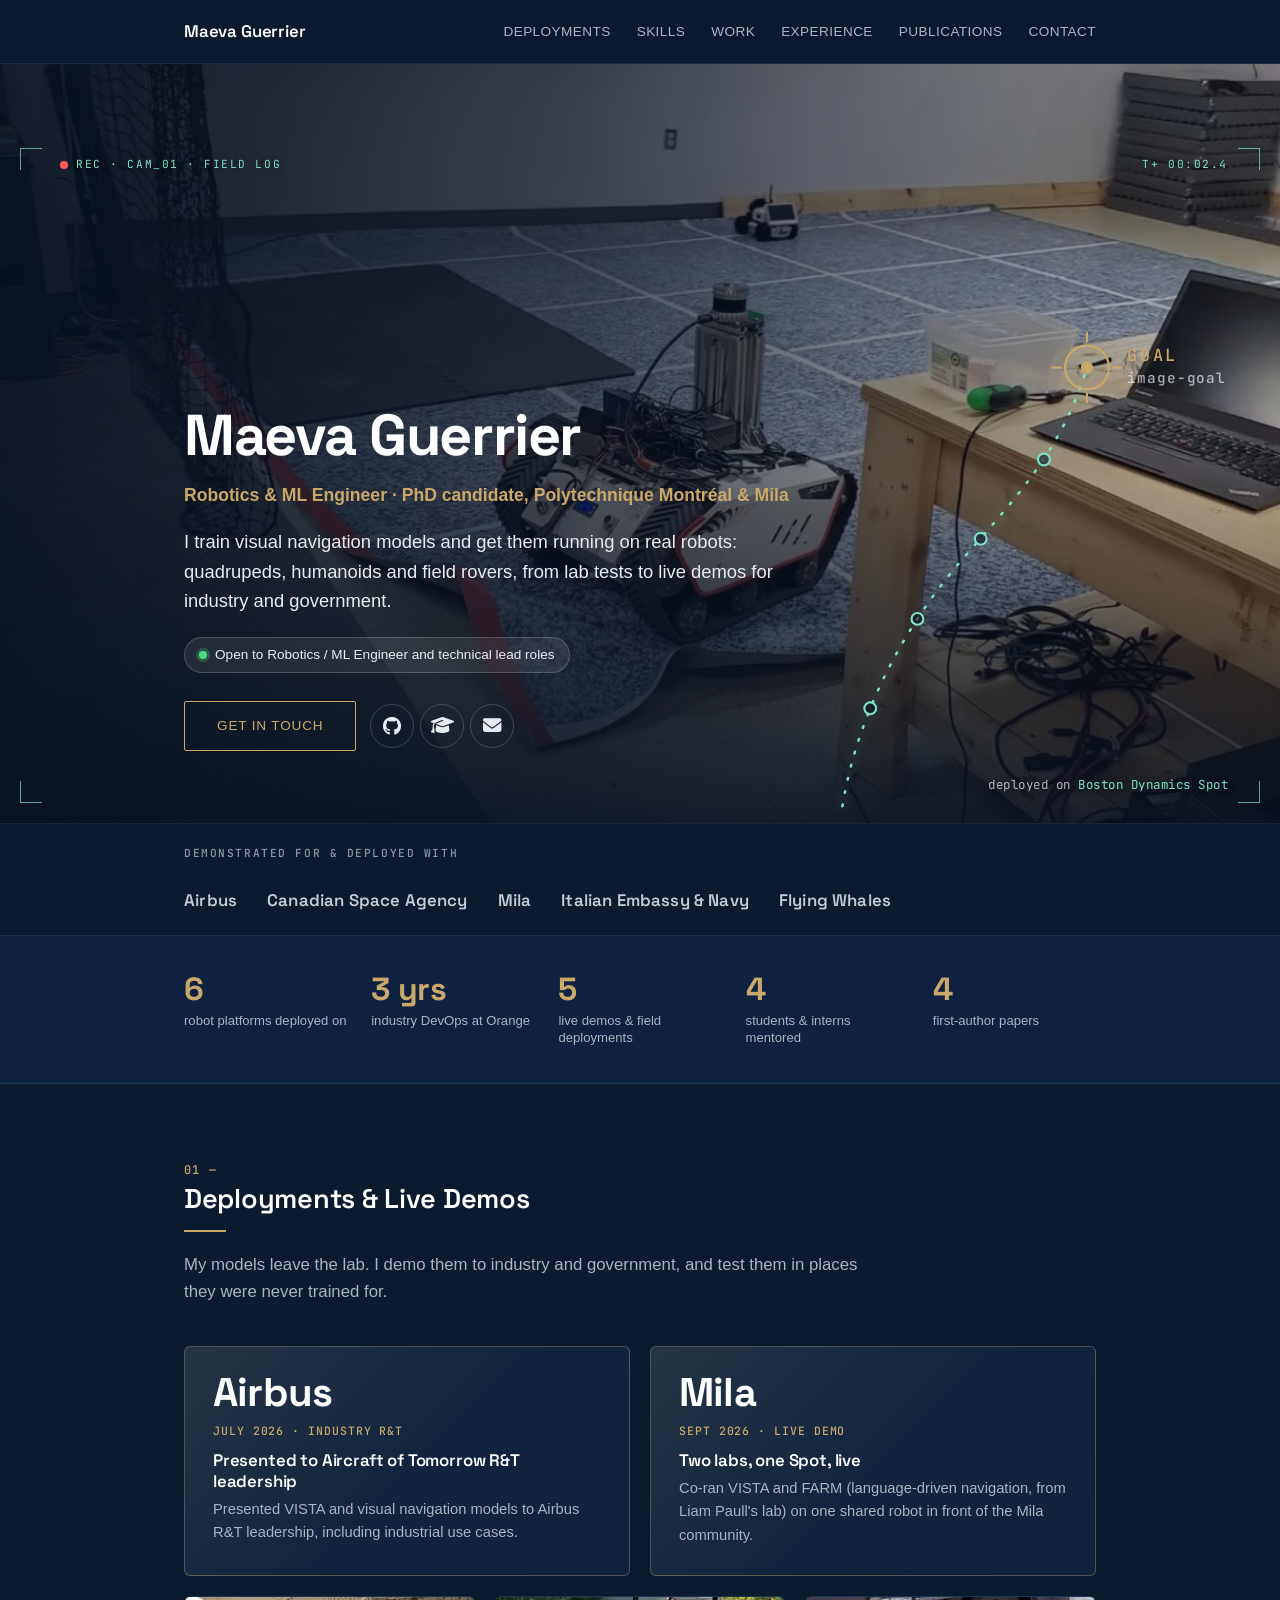
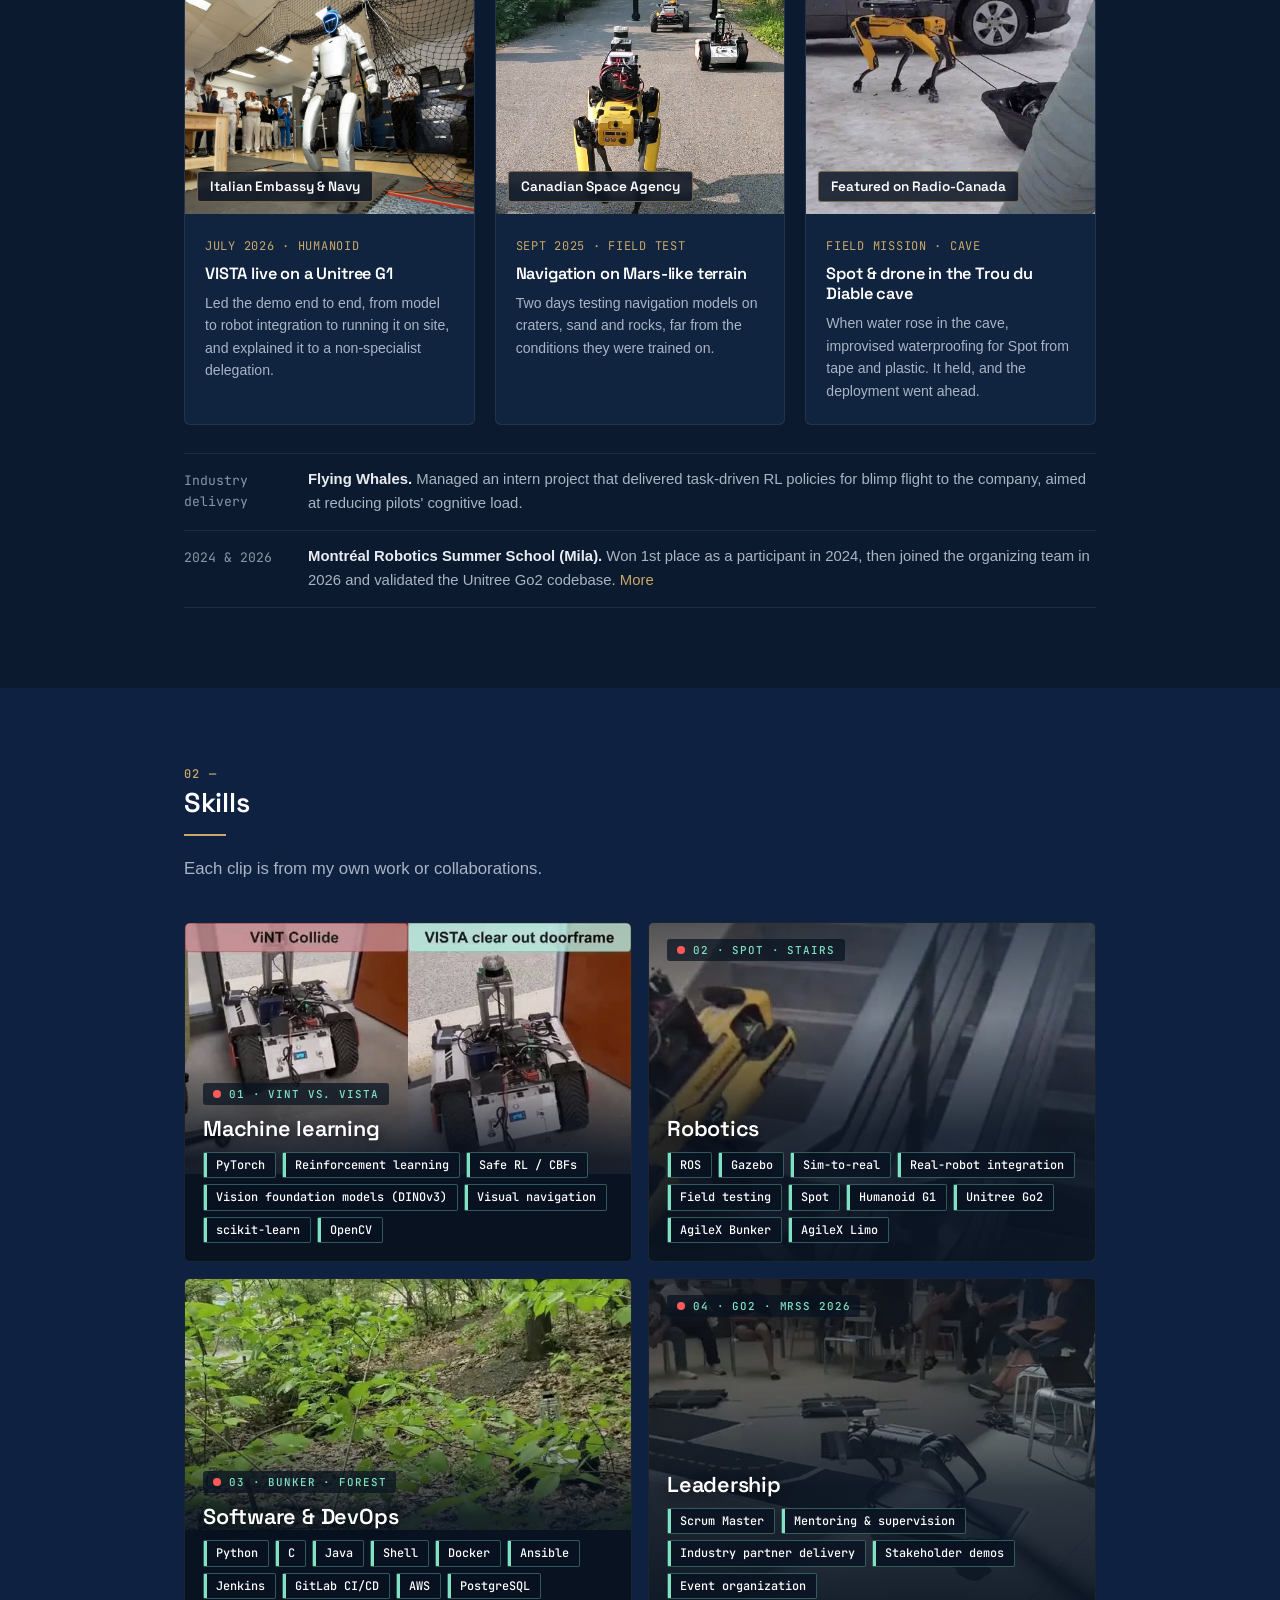
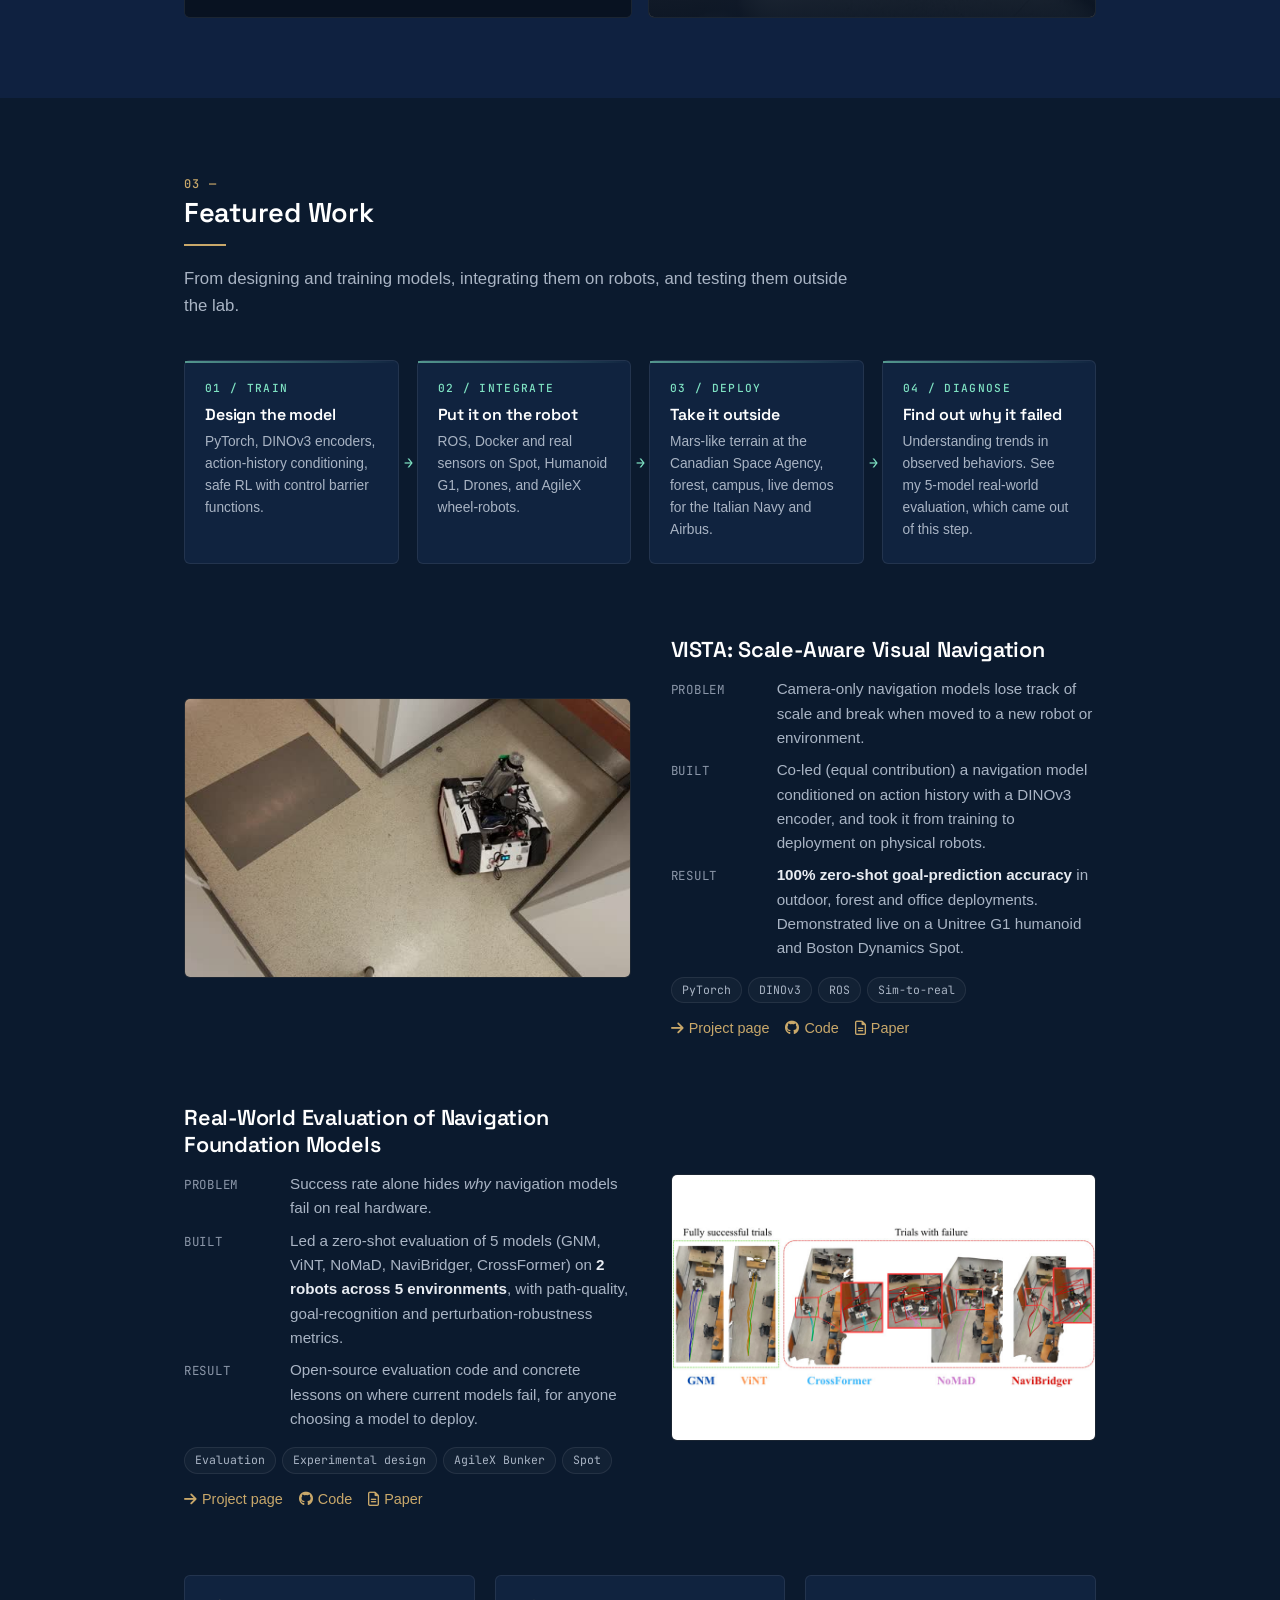
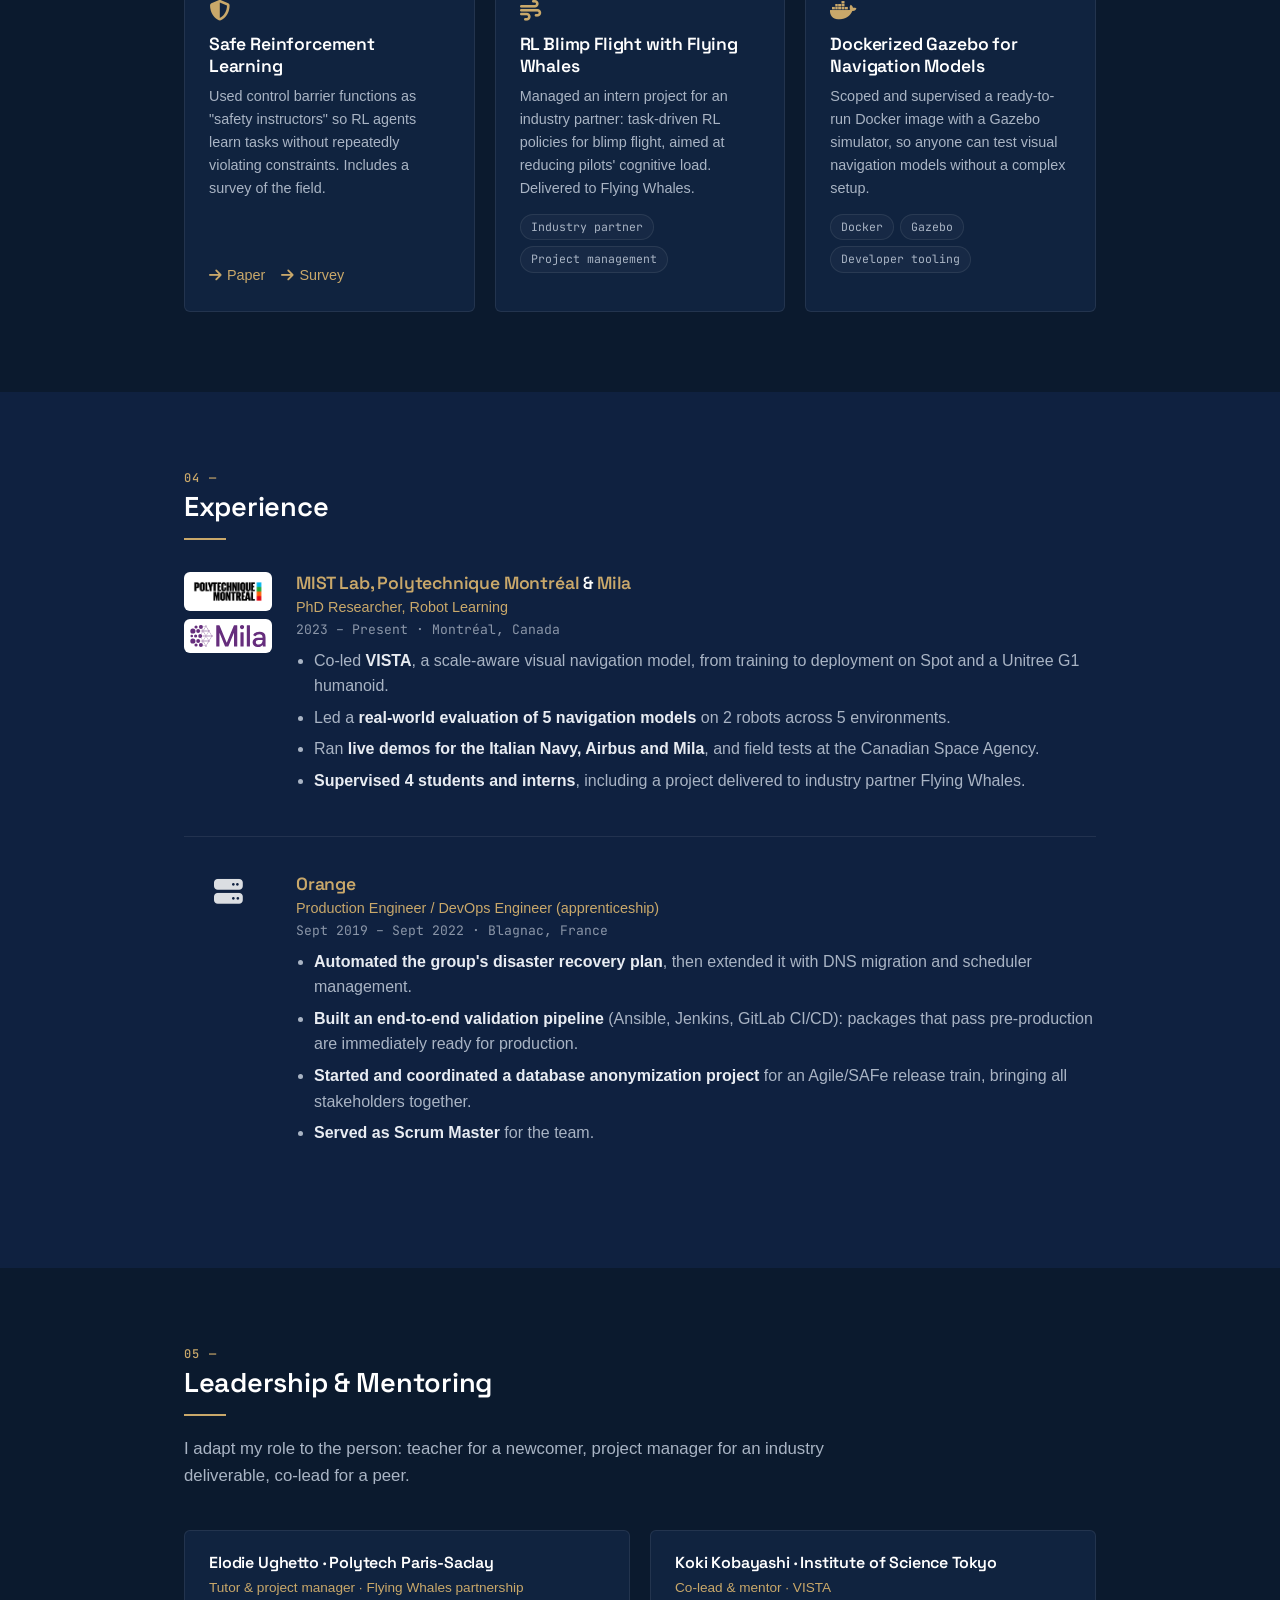
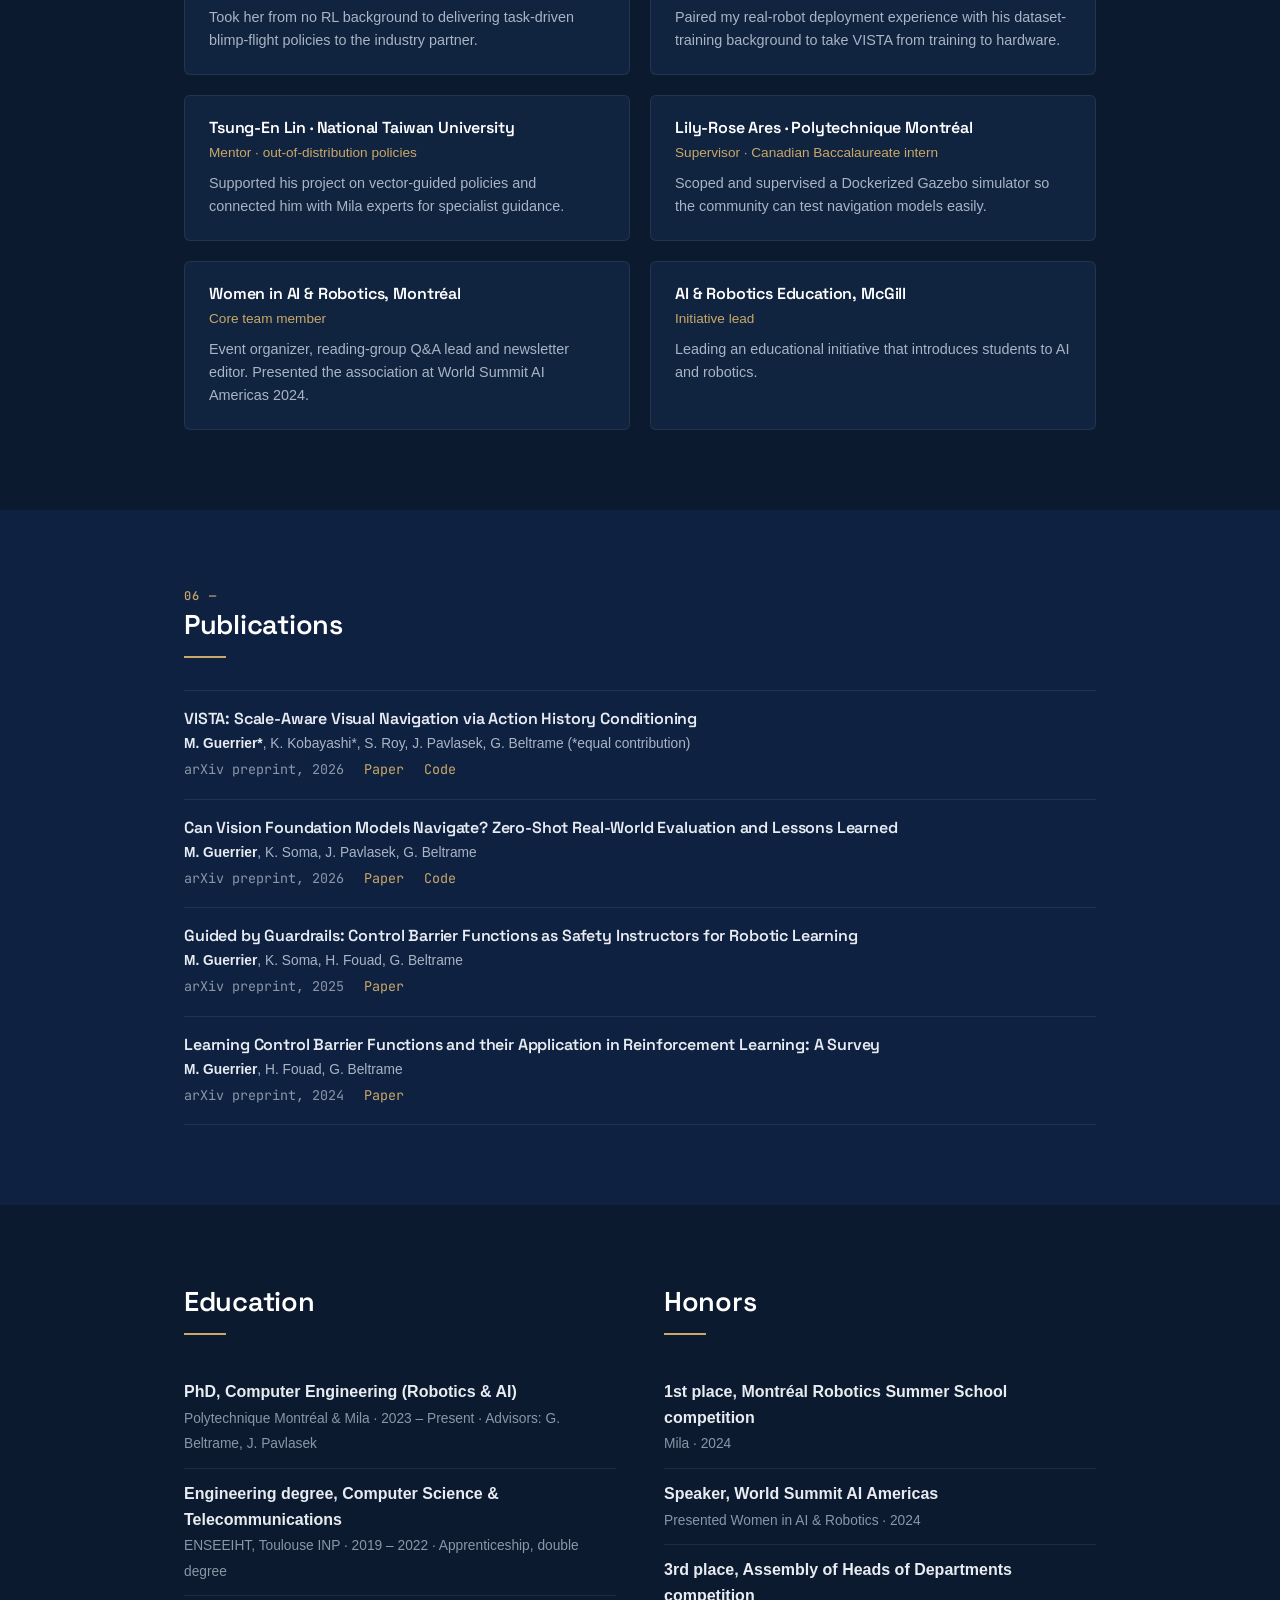
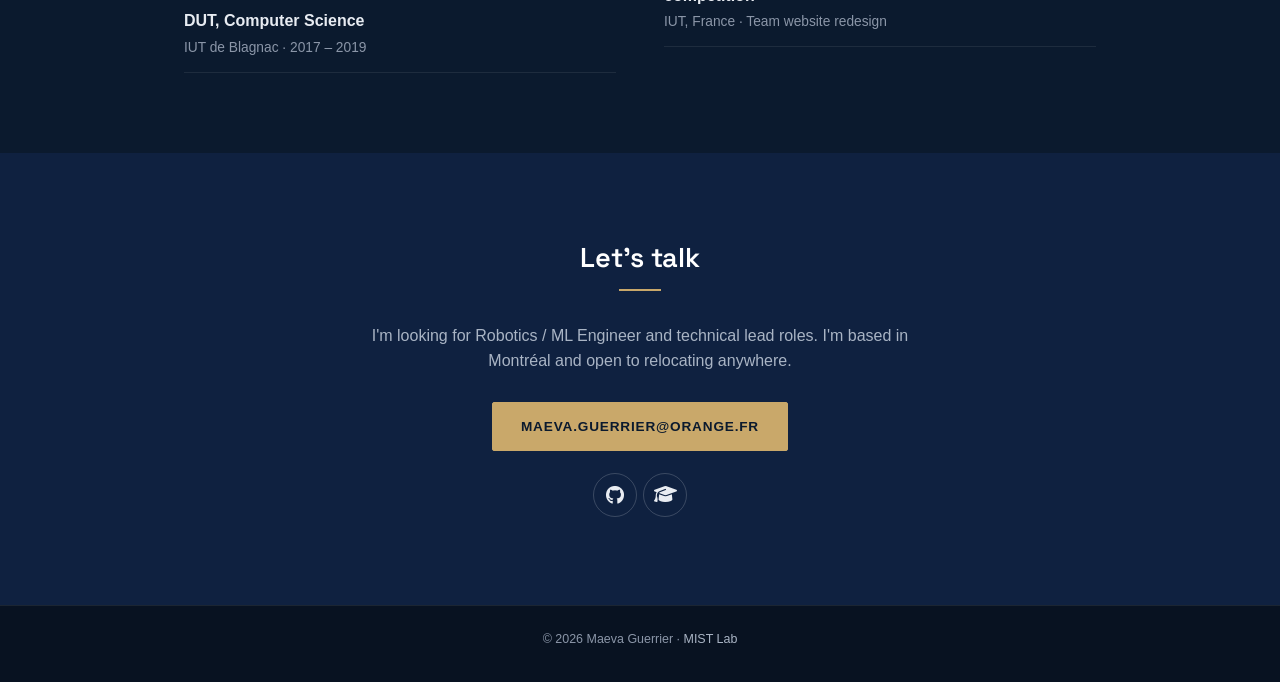
<file: index.html>
<!DOCTYPE html>
<html lang="en">
<head>
<meta charset="UTF-8">
<meta name="viewport" content="width=device-width, initial-scale=1.0">
<title>Maeva Guerrier | Robotics &amp; ML Engineer</title>
<meta name="description" content="Maeva Guerrier, Robotics & ML engineer (PhD candidate, Polytechnique Montréal & Mila). I train visual navigation models and deploy them on real robots: Spot, Unitree G1, AgileX.">

<!-- Link previews (LinkedIn, Slack, email) -->
<meta property="og:type" content="website">
<meta property="og:title" content="Maeva Guerrier | Robotics & ML Engineer">
<meta property="og:description" content="I train visual navigation models and deploy them on real robots, from field tests to live demos for industry and government.">
<meta property="og:image" content="https://maevaguerrier.github.io/static/images/web/g1-italian-embassy-2.jpg">
<meta property="og:url" content="https://maevaguerrier.github.io/">
<meta name="twitter:card" content="summary_large_image">
<link rel="icon" href="data:image/svg+xml,<svg xmlns='http://www.w3.org/2000/svg' viewBox='0 0 64 64'><rect width='64' height='64' rx='12' fill='%230b1a2e'/><text x='32' y='43' font-family='Arial' font-size='30' font-weight='700' fill='%23c9a86a' text-anchor='middle'>MG</text></svg>">

<!-- Google Analytics (ID from the previous index.html) -->
<script async src="https://www.googletagmanager.com/gtag/js?id=G-PYVRSFMDRL"></script>
<script>
  window.dataLayer = window.dataLayer || [];
  function gtag(){ dataLayer.push(arguments); }
  gtag('js', new Date());
  gtag('config', 'G-PYVRSFMDRL');
</script>

<!-- Hero poster first: it is the first thing painted, the video streams in after -->
<link rel="preload" as="image" href="static/images/web/hero-poster.jpg" fetchpriority="high">
<link rel="preconnect" href="https://fonts.googleapis.com">
<link rel="preconnect" href="https://fonts.gstatic.com" crossorigin>
<link rel="stylesheet" href="https://fonts.googleapis.com/css2?family=JetBrains+Mono:wght@400;500&family=Space+Grotesk:wght@500;600;700&display=swap">
<link rel="stylesheet" href="static/css/portfolio.css">
<link rel="stylesheet" href="static/css/home.css">
<link rel="stylesheet" href="https://cdnjs.cloudflare.com/ajax/libs/font-awesome/6.5.1/css/all.min.css">
</head>
<body>

<!-- ============ NAV ============ -->
<header class="site-nav">
  <div class="nav-inner">
    <a href="#top" class="nav-brand">Maeva Guerrier</a>
    <button class="nav-burger" aria-label="Open menu" aria-expanded="false">
      <span></span><span></span><span></span>
    </button>
    <nav class="nav-links">
      <a href="#deployments">Deployments</a>
      <a href="#skills">Skills</a>
      <a href="#work">Work</a>
      <a href="#experience">Experience</a>
      <a href="#publications">Publications</a>
      <a href="#contact">Contact</a>
    </nav>
  </div>
</header>

<!-- ============ HERO ============ -->
<section class="vhero" id="top">
  <video class="hero-video" muted loop playsinline preload="none"
         poster="static/images/web/hero-poster.jpg" aria-hidden="true"
         data-src="static/videos/web/hero.mp4"></video>

  <!-- Robot-camera HUD: the hero reads like the feed a navigation model sees -->
  <div class="hud" aria-hidden="true">
    <span class="hud-corner tl"></span><span class="hud-corner tr"></span>
    <span class="hud-corner bl"></span><span class="hud-corner br"></span>
    <div class="hud-top-left"><span class="rec"></span>REC &middot; CAM_01<span class="hud-wide"> &middot; FIELD LOG</span></div>
    <div class="hud-top-right">T+ <span class="hud-clock">00:00.0</span></div>
    <svg class="hud-path" viewBox="0 0 1600 900" preserveAspectRatio="xMidYMid slice">
      <path class="pred" d="M1040 880 C 1060 760, 1120 660, 1180 590 S 1300 460, 1330 360"/>
      <circle class="wp" cx="1073" cy="764" r="7"/>
      <circle class="wp" cx="1129" cy="658" r="7"/>
      <circle class="wp" cx="1204" cy="563" r="7"/>
      <circle class="wp" cx="1279" cy="469" r="7"/>
      <g class="goal" transform="translate(1330 360)">
        <circle r="26"/><circle r="6"/>
        <line x1="-42" y1="0" x2="-30" y2="0"/><line x1="30" y1="0" x2="42" y2="0"/>
        <line x1="0" y1="-42" x2="0" y2="-30"/><line x1="0" y1="30" x2="0" y2="42"/>
      </g>
      <text class="hud-label" x="1378" y="352">GOAL</text>
      <text class="hud-label dim" x="1378" y="378">image-goal</text>
    </svg>
    <div class="hud-bottom">deployed on <span class="hud-platform">Boston Dynamics Spot</span></div>
  </div>

  <div class="vhero-inner">
    <h1>Maeva Guerrier</h1>
    <p class="role-line">Robotics &amp; ML Engineer &middot; PhD candidate, Polytechnique Montréal &amp; Mila</p>
    <p class="pitch">
      I train visual navigation models and get them running on real robots: quadrupeds,
      humanoids and field rovers, from lab tests to live demos for industry and government.
    </p>
    <!-- TODO: add your availability date, e.g. "from September 2027" -->
    <p class="open-to"><span class="dot"></span>Open to Robotics / ML Engineer and technical lead roles</p>
    <div class="hero-actions">
      <a class="btn-resume" href="#contact">Get in touch</a>
      <div class="icon-links">
        <!-- TODO: add LinkedIn once the profile URL is known:
        <a href="https://www.linkedin.com/in/YOUR-HANDLE" target="_blank" rel="noopener" aria-label="LinkedIn"><i class="fab fa-linkedin-in"></i></a> -->
        <a href="https://github.com/MaevaGuerrier" target="_blank" rel="noopener" aria-label="GitHub"><i class="fab fa-github"></i></a>
        <a href="https://scholar.google.ca/citations?user=4-GRCBsAAAAJ" target="_blank" rel="noopener" aria-label="Google Scholar"><i class="fas fa-graduation-cap"></i></a>
        <a href="mailto:maeva.guerrier@orange.fr" aria-label="Email"><i class="fas fa-envelope"></i></a>
      </div>
    </div>
  </div>
</section>

<!-- ============ PARTNERS BAND ============ -->
<section class="partners" aria-label="Organizations I have demonstrated for or worked with">
  <div class="partners-inner">
    <span class="partners-label">Demonstrated for &amp; deployed with</span>
    <ul>
      <li><a href="#d-airbus">Airbus</a></li>
      <li><a href="#d-csa">Canadian Space Agency</a></li>
      <li><a href="#d-mila">Mila</a></li>
      <li><a href="#d-navy">Italian Embassy &amp; Navy</a></li>
      <li><a href="#d-whales">Flying Whales</a></li>
    </ul>
  </div>
</section>

<!-- ============ IMPACT STRIP ============ -->
<section class="impact" aria-label="Highlights">
  <div class="impact-grid" style="max-width: var(--max-width); margin: 0 auto;">
    <div class="impact-item"><span class="num">6</span><span class="label">robot platforms deployed on</span></div>
    <div class="impact-item"><span class="num">3 yrs</span><span class="label">industry DevOps at Orange</span></div>
    <div class="impact-item"><span class="num">5</span><span class="label">live demos &amp; field deployments</span></div>
    <div class="impact-item"><span class="num">4</span><span class="label">students &amp; interns mentored</span></div>
    <div class="impact-item"><span class="num">4</span><span class="label">first-author papers</span></div>
  </div>
</section>

<!-- ============ DEPLOYMENTS ============ -->
<section class="section" id="deployments">
  <div class="container">
    <h2>Deployments &amp; Live Demos</h2>
    <p class="lead">My models leave the lab. I demo them to industry and government, and test them in places they were never trained for.</p>

    <div class="spotlight-grid">
      <article class="spotlight" id="d-airbus">
        <span class="org-mark">Airbus</span>
        <span class="when">July 2026 &middot; Industry R&amp;T</span>
        <h3>Presented to Aircraft of Tomorrow R&amp;T leadership</h3>
        <p>Presented VISTA and visual navigation models to Airbus R&amp;T leadership, including industrial use cases.</p>
      </article>
      <article class="spotlight" id="d-mila">
        <span class="org-mark">Mila</span>
        <span class="when">Sept 2026 &middot; Live demo</span>
        <h3>Two labs, one Spot, live</h3>
        <p>Co-ran VISTA and FARM (language-driven navigation, from Liam Paull's lab) on one shared robot in front of the Mila community.</p>
      </article>
    </div>

    <div class="deploy-grid">
      <a class="deploy" id="d-navy" href="papers-pages/vista.html">
        <div class="deploy-img">
          <img src="static/images/web/g1-italian-embassy-2.jpg" loading="lazy" alt="Unitree G1 humanoid walking during the VISTA demonstration">
          <span class="org-badge">Italian Embassy &amp; Navy</span>
        </div>
        <div class="deploy-body">
          <span class="when">July 2026 &middot; Humanoid</span>
          <h3>VISTA live on a Unitree G1</h3>
          <p>Led the demo end to end, from model to robot integration to running it on site, and explained it to a non-specialist delegation.</p>
        </div>
      </a>
      <a class="deploy" id="d-csa" href="csa.html">
        <div class="deploy-img">
          <img src="static/images/web/placeholder.jpg" loading="lazy" alt="Spot robot on the Mars-like terrain of the Canadian Space Agency">
          <span class="org-badge">Canadian Space Agency</span>
        </div>
        <div class="deploy-body">
          <span class="when">Sept 2025 &middot; Field test</span>
          <h3>Navigation on Mars-like terrain</h3>
          <p>Two days testing navigation models on craters, sand and rocks, far from the conditions they were trained on.</p>
        </div>
      </a>
      <a class="deploy" href="trou-du-diable.html">
        <div class="deploy-img">
          <img src="static/images/web/cave.jpg" loading="lazy" alt="Spot robot pulling equipment on snow before the cave mission">
          <span class="org-badge">Featured on Radio-Canada</span>
        </div>
        <div class="deploy-body">
          <span class="when">Field mission &middot; Cave</span>
          <h3>Spot &amp; drone in the Trou du Diable cave</h3>
          <p>When water rose in the cave, improvised waterproofing for Spot from tape and plastic. It held, and the deployment went ahead.</p>
        </div>
      </a>
    </div>

    <ul class="also">
      <li id="d-whales"><span class="when">Industry delivery</span><span><strong>Flying Whales.</strong> Managed an intern project that delivered task-driven RL policies for blimp flight to the company, aimed at reducing pilots' cognitive load.</span></li>
      <li><span class="when">2024 &amp; 2026</span><span><strong>Montréal Robotics Summer School (Mila).</strong> Won 1st place as a participant in 2024, then joined the organizing team in 2026 and validated the Unitree Go2 codebase. <a href="mrss.html">More</a></span></li>
    </ul>
  </div>
</section>

<!-- ============ SKILLS (video wall) ============ -->
<section class="section alt" id="skills">
  <div class="container">
    <h2>Skills</h2>
    <p class="lead">Each clip is from my own work or collaborations.</p>
    <div class="skill-wall">
      <figure class="skill-tile fit">
        <video class="lazy-video" muted loop playsinline preload="none"
               poster="static/images/web/skill-ml.jpg" data-src="static/videos/web/skill-ml.mp4"
               aria-label="Side-by-side runs of the ViNT and VISTA navigation models driving the same robot"></video>
        <div class="skill-overlay">
          <p class="skill-cap"><span class="rec"></span>01 &middot; ViNT vs. VISTA</p>
          <div class="skill-body">
            <h3>Machine learning</h3>
            <ul class="chips"><li>PyTorch</li><li>Reinforcement learning</li><li>Safe RL / CBFs</li><li>Vision foundation models (DINOv3)</li><li>Visual navigation</li><li>scikit-learn</li><li>OpenCV</li></ul>
          </div>
        </div>
      </figure>
      <figure class="skill-tile">
        <video class="lazy-video" muted loop playsinline preload="none"
               poster="static/images/web/skill-robotics.jpg" data-src="static/videos/web/skill-robotics.mp4"
               aria-label="Boston Dynamics Spot climbing a staircase"></video>
        <div class="skill-overlay">
          <p class="skill-cap"><span class="rec"></span>02 &middot; Spot &middot; stairs</p>
          <div class="skill-body">
            <h3>Robotics</h3>
            <ul class="chips"><li>ROS</li><li>Gazebo</li><li>Sim-to-real</li><li>Real-robot integration</li><li>Field testing</li><li>Spot</li><li>Humanoid G1</li><li>Unitree Go2</li><li>AgileX Bunker</li><li>AgileX Limo</li></ul>
          </div>
        </div>
      </figure>
      <figure class="skill-tile fit">
        <video class="lazy-video" muted loop playsinline preload="none"
               poster="static/images/web/skill-software.jpg" data-src="static/videos/web/skill-software.mp4"
               aria-label="AgileX Bunker driving through a forest"></video>
        <div class="skill-overlay">
          <p class="skill-cap"><span class="rec"></span>03 &middot; Bunker &middot; forest</p>
          <div class="skill-body">
            <h3>Software &amp; DevOps</h3>
            <ul class="chips"><li>Python</li><li>C</li><li>Java</li><li>Shell</li><li>Docker</li><li>Ansible</li><li>Jenkins</li><li>GitLab CI/CD</li><li>AWS</li><li>PostgreSQL</li></ul>
          </div>
        </div>
      </figure>
      <figure class="skill-tile">
        <video class="lazy-video" muted loop playsinline preload="none"
               poster="static/images/web/skill-lead.jpg" data-src="static/videos/web/skill-lead.mp4"
               aria-label="Unitree Go2 running a challenge in front of summer-school participants"></video>
        <div class="skill-overlay">
          <p class="skill-cap"><span class="rec"></span>04 &middot; Go2 &middot; MRSS 2026</p>
          <div class="skill-body">
            <h3>Leadership</h3>
            <ul class="chips"><li>Scrum Master</li><li>Mentoring &amp; supervision</li><li>Industry partner delivery</li><li>Stakeholder demos</li><li>Event organization</li></ul>
          </div>
        </div>
      </figure>
    </div>
  </div>
</section>

<!-- ============ FEATURED WORK ============ -->
<section class="section" id="work">
  <div class="container">
    <h2>Featured Work</h2>
    <p class="lead">From designing and training models, integrating them on robots, and testing them outside the lab.</p>

    <ol class="loop" aria-label="How I work: train, integrate, deploy, diagnose">
      <li class="loop-step">
        <span class="k">01 / Train</span>
        <h3>Design the model</h3>
        <p>PyTorch, DINOv3 encoders, action-history conditioning, safe RL with control barrier functions.</p>
      </li>
      <li class="loop-step">
        <span class="k">02 / Integrate</span>
        <h3>Put it on the robot</h3>
        <p>ROS, Docker and real sensors on Spot, Humanoid G1, Drones, and AgileX wheel-robots.</p>
      </li>
      <li class="loop-step">
        <span class="k">03 / Deploy</span>
        <h3>Take it outside</h3>
        <p>Mars-like terrain at the Canadian Space Agency, forest, campus, live demos for the Italian Navy and Airbus.</p>
      </li>
      <li class="loop-step">
        <span class="k">04 / Diagnose</span>
        <h3>Find out why it failed</h3>
        <p>Understanding trends in observed behaviors. See my 5-model real-world evaluation, which came out of this step.</p>
      </li>
    </ol>

    <article class="case">
      <div class="case-media">
        <video class="lazy-video" muted loop playsinline preload="none"
               poster="static/images/web/vista-card.jpg"
               data-src="static/videos/web/vista-card.mp4"
               aria-label="VISTA steering an AgileX Bunker through a sharp turn"></video>
      </div>
      <div>
        <h3>VISTA: Scale-Aware Visual Navigation</h3>
        <dl>
          <dt>Problem</dt>
          <dd>Camera-only navigation models lose track of scale and break when moved to a new robot or environment.</dd>
          <dt>Built</dt>
          <dd>Co-led (equal contribution) a navigation model conditioned on action history with a DINOv3 encoder, and took it from training to deployment on physical robots.</dd>
          <dt>Result</dt>
          <dd><strong>100% zero-shot goal-prediction accuracy</strong> in outdoor, forest and office deployments. Demonstrated live on a Unitree G1 humanoid and Boston Dynamics Spot.</dd>
        </dl>
        <div class="tags"><span class="tag">PyTorch</span><span class="tag">DINOv3</span><span class="tag">ROS</span><span class="tag">Sim-to-real</span></div>
        <div class="links">
          <a href="papers-pages/vista.html"><i class="fas fa-arrow-right"></i>Project page</a>
          <a href="https://github.com/MaevaGuerrier/VISTA" target="_blank" rel="noopener"><i class="fab fa-github"></i>Code</a>
          <a href="https://arxiv.org/abs/2606.17294" target="_blank" rel="noopener"><i class="far fa-file-lines"></i>Paper</a>
        </div>
      </div>
    </article>

    <article class="case">
      <div class="case-media">
        <img class="contain" src="static/images/web/eval_succ_fail_easy_office.jpg" loading="lazy"
             alt="Trajectories of five navigation models in an office, split into successful trials and failures">
      </div>
      <div>
        <h3>Real-World Evaluation of Navigation Foundation Models</h3>
        <dl>
          <dt>Problem</dt>
          <dd>Success rate alone hides <em>why</em> navigation models fail on real hardware.</dd>
          <dt>Built</dt>
          <dd>Led a zero-shot evaluation of 5 models (GNM, ViNT, NoMaD, NaviBridger, CrossFormer) on <strong>2 robots across 5 environments</strong>, with path-quality, goal-recognition and perturbation-robustness metrics.</dd>
          <dt>Result</dt>
          <dd>Open-source evaluation code and concrete lessons on where current models fail, for anyone choosing a model to deploy.</dd>
        </dl>
        <div class="tags"><span class="tag">Evaluation</span><span class="tag">Experimental design</span><span class="tag">AgileX Bunker</span><span class="tag">Spot</span></div>
        <div class="links">
          <a href="papers-pages/zero-shot-eval.html"><i class="fas fa-arrow-right"></i>Project page</a>
          <a href="https://github.com/MaevaGuerrier/vnm-zeroshot-eval" target="_blank" rel="noopener"><i class="fab fa-github"></i>Code</a>
          <a href="https://arxiv.org/abs/2603.25937" target="_blank" rel="noopener"><i class="far fa-file-lines"></i>Paper</a>
        </div>
      </div>
    </article>

    <div class="mini-grid">
      <article class="mini">
        <i class="fas fa-shield-halved ico" aria-hidden="true"></i>
        <h3>Safe Reinforcement Learning</h3>
        <p>Used control barrier functions as "safety instructors" so RL agents learn tasks without repeatedly violating constraints. Includes a survey of the field.</p>
        <div class="links">
          <a href="papers-pages/control-barrier-safety-instructions.html"><i class="fas fa-arrow-right"></i>Paper</a>
          <a href="papers-pages/learning-control-barrier-survey.html"><i class="fas fa-arrow-right"></i>Survey</a>
        </div>
      </article>
      <article class="mini">
        <i class="fas fa-wind ico" aria-hidden="true"></i>
        <h3>RL Blimp Flight with Flying Whales</h3>
        <p>Managed an intern project for an industry partner: task-driven RL policies for blimp flight, aimed at reducing pilots' cognitive load. Delivered to Flying Whales.</p>
        <div class="tags"><span class="tag">Industry partner</span><span class="tag">Project management</span></div>
      </article>
      <article class="mini">
        <i class="fab fa-docker ico" aria-hidden="true"></i>
        <h3>Dockerized Gazebo for Navigation Models</h3>
        <p>Scoped and supervised a ready-to-run Docker image with a Gazebo simulator, so anyone can test visual navigation models without a complex setup.</p>
        <div class="tags"><span class="tag">Docker</span><span class="tag">Gazebo</span><span class="tag">Developer tooling</span></div>
      </article>
    </div>
  </div>
</section>

<!-- ============ EXPERIENCE ============ -->
<section class="section alt" id="experience">
  <div class="container">
    <h2>Experience</h2>
    <div class="timeline">
      <article class="timeline-item">
        <div class="org-logos">
          <img class="org-logo" src="static/images/poly_logo_w.png" alt="Polytechnique Montréal">
          <img class="org-logo" src="static/images/mila_logo.svg" alt="Mila – Quebec AI Institute">
        </div>
        <div class="timeline-content">
          <h3><a href="lab.html">MIST Lab, Polytechnique Montréal</a> &amp; <a href="https://mila.quebec" target="_blank" rel="noopener">Mila</a></h3>
          <p class="role">PhD Researcher, Robot Learning</p>
          <p class="dates">2023 – Present &middot; Montréal, Canada</p>
          <ul>
            <li>Co-led <strong>VISTA</strong>, a scale-aware visual navigation model, from training to deployment on Spot and a Unitree G1 humanoid.</li>
            <li>Led a <strong>real-world evaluation of 5 navigation models</strong> on 2 robots across 5 environments.</li>
            <li>Ran <strong>live demos for the Italian Navy, Airbus and Mila</strong>, and field tests at the Canadian Space Agency.</li>
            <li><strong>Supervised 4 students and interns</strong>, including a project delivered to industry partner Flying Whales.</li>
          </ul>
        </div>
      </article>
      <article class="timeline-item">
        <div class="org-logo org-icon" aria-hidden="true"><i class="fas fa-server"></i></div>
        <div class="timeline-content">
          <h3><a href="https://www.orange.com" target="_blank" rel="noopener">Orange</a></h3>
          <p class="role">Production Engineer / DevOps Engineer (apprenticeship)</p>
          <p class="dates">Sept 2019 – Sept 2022 &middot; Blagnac, France</p>
          <ul>
            <li><strong>Automated the group's disaster recovery plan</strong>, then extended it with DNS migration and scheduler management.</li>
            <li><strong>Built an end-to-end validation pipeline</strong> (Ansible, Jenkins, GitLab CI/CD): packages that pass pre-production are immediately ready for production.</li>
            <li><strong>Started and coordinated a database anonymization project</strong> for an Agile/SAFe release train, bringing all stakeholders together.</li>
            <li><strong>Served as Scrum Master</strong> for the team.</li>
          </ul>
        </div>
      </article>
    </div>
  </div>
</section>

<!-- ============ LEADERSHIP ============ -->
<section class="section" id="leadership">
  <div class="container">
    <h2>Leadership &amp; Mentoring</h2>
    <p class="lead">I adapt my role to the person: teacher for a newcomer, project manager for an industry deliverable, co-lead for a peer.</p>
    <div class="lead-grid">
      <div class="lead-card">
        <h3>Elodie Ughetto &middot; Polytech Paris-Saclay</h3>
        <p class="role">Tutor &amp; project manager &middot; Flying Whales partnership</p>
        <p>Took her from no RL background to delivering task-driven blimp-flight policies to the industry partner.</p>
      </div>
      <div class="lead-card">
        <h3>Koki Kobayashi &middot; Institute of Science Tokyo</h3>
        <p class="role">Co-lead &amp; mentor &middot; VISTA</p>
        <p>Paired my real-robot deployment experience with his dataset-training background to take VISTA from training to hardware.</p>
      </div>
      <div class="lead-card">
        <h3>Tsung-En Lin &middot; National Taiwan University</h3>
        <p class="role">Mentor &middot; out-of-distribution policies</p>
        <p>Supported his project on vector-guided policies and connected him with Mila experts for specialist guidance.</p>
      </div>
      <div class="lead-card">
        <h3>Lily-Rose Ares &middot; Polytechnique Montréal</h3>
        <p class="role">Supervisor &middot; Canadian Baccalaureate intern</p>
        <p>Scoped and supervised a Dockerized Gazebo simulator so the community can test navigation models easily.</p>
      </div>
      <div class="lead-card">
        <h3>Women in AI &amp; Robotics, Montréal</h3>
        <p class="role">Core team member</p>
        <p>Event organizer, reading-group Q&amp;A lead and newsletter editor. Presented the association at World Summit AI Americas 2024.</p>
      </div>
      <div class="lead-card">
        <h3>AI &amp; Robotics Education, McGill</h3>
        <p class="role">Initiative lead</p>
        <p>Leading an educational initiative that introduces students to AI and robotics.</p>
      </div>
    </div>
  </div>
</section>

<!-- ============ PUBLICATIONS ============ -->
<section class="section alt" id="publications">
  <div class="container">
    <h2>Publications</h2>
    <ul class="pubs">
      <li>
        <h3><a href="papers-pages/vista.html">VISTA: Scale-Aware Visual Navigation via Action History Conditioning</a></h3>
        <p class="authors"><b>M. Guerrier*</b>, K. Kobayashi*, S. Roy, J. Pavlasek, G. Beltrame (*equal contribution)</p>
        <p class="venue">arXiv preprint, 2026
          <a href="https://arxiv.org/abs/2606.17294" target="_blank" rel="noopener">Paper</a>
          <a href="https://github.com/MaevaGuerrier/VISTA" target="_blank" rel="noopener">Code</a></p>
      </li>
      <li>
        <h3><a href="papers-pages/zero-shot-eval.html">Can Vision Foundation Models Navigate? Zero-Shot Real-World Evaluation and Lessons Learned</a></h3>
        <p class="authors"><b>M. Guerrier</b>, K. Soma, J. Pavlasek, G. Beltrame</p>
        <p class="venue">arXiv preprint, 2026
          <a href="https://arxiv.org/abs/2603.25937" target="_blank" rel="noopener">Paper</a>
          <a href="https://github.com/MaevaGuerrier/vnm-zeroshot-eval" target="_blank" rel="noopener">Code</a></p>
      </li>
      <li>
        <h3><a href="papers-pages/control-barrier-safety-instructions.html">Guided by Guardrails: Control Barrier Functions as Safety Instructors for Robotic Learning</a></h3>
        <p class="authors"><b>M. Guerrier</b>, K. Soma, H. Fouad, G. Beltrame</p>
        <p class="venue">arXiv preprint, 2025
          <a href="https://arxiv.org/abs/2505.18858" target="_blank" rel="noopener">Paper</a></p>
      </li>
      <li>
        <h3><a href="papers-pages/learning-control-barrier-survey.html">Learning Control Barrier Functions and their Application in Reinforcement Learning: A Survey</a></h3>
        <p class="authors"><b>M. Guerrier</b>, H. Fouad, G. Beltrame</p>
        <p class="venue">arXiv preprint, 2024
          <a href="https://arxiv.org/abs/2404.16879" target="_blank" rel="noopener">Paper</a></p>
      </li>
    </ul>
  </div>
</section>

<!-- ============ EDUCATION & HONORS ============ -->
<section class="section" id="education">
  <div class="container two-col">
    <div>
      <h2>Education</h2>
      <ul class="plain-list">
        <li><strong>PhD, Computer Engineering (Robotics &amp; AI)</strong><span>Polytechnique Montréal &amp; Mila &middot; 2023 – Present &middot; Advisors: G. Beltrame, J. Pavlasek</span></li>
        <li><strong>Engineering degree, Computer Science &amp; Telecommunications</strong><span>ENSEEIHT, Toulouse INP &middot; 2019 – 2022 &middot; Apprenticeship, double degree</span></li>
        <li><strong>DUT, Computer Science</strong><span>IUT de Blagnac &middot; 2017 – 2019</span></li>
      </ul>
    </div>
    <div>
      <h2>Honors</h2>
      <ul class="plain-list">
        <li><strong>1st place, Montréal Robotics Summer School competition</strong><span>Mila &middot; 2024</span></li>
        <li><strong>Speaker, World Summit AI Americas</strong><span>Presented Women in AI &amp; Robotics &middot; 2024</span></li>
        <li><strong>3rd place, Assembly of Heads of Departments competition</strong><span>IUT, France &middot; Team website redesign</span></li>
      </ul>
    </div>
  </div>
</section>

<!-- ============ CONTACT ============ -->
<section class="section alt contact-cta" id="contact">
  <h2>Let's talk</h2>
  <p>I'm looking for Robotics / ML Engineer and technical lead roles. I'm based in Montréal and open to relocating anywhere.</p>
  <div class="hero-actions">
    <a class="btn-primary" href="mailto:maeva.guerrier@orange.fr">maeva.guerrier@orange.fr</a>
  </div>
  <div class="icon-links" style="margin-top: 22px;">
    <a href="https://github.com/MaevaGuerrier" target="_blank" rel="noopener" aria-label="GitHub"><i class="fab fa-github"></i></a>
    <a href="https://scholar.google.ca/citations?user=4-GRCBsAAAAJ" target="_blank" rel="noopener" aria-label="Google Scholar"><i class="fas fa-graduation-cap"></i></a>
  </div>
</section>

<footer class="site-footer" style="padding: 24px 0;">
  <p class="copyright" style="border: none; padding: 0;">&copy; 2026 Maeva Guerrier &middot; <a href="lab.html">MIST Lab</a></p>
</footer>

<script src="static/js/portfolio.js"></script>
<script>
  // Load videos only when useful: skip on reduced motion, small screens and data-saver (poster stays).
  (function () {
    var reduce = window.matchMedia('(prefers-reduced-motion: reduce)').matches;
    var small = window.matchMedia('(max-width: 720px)').matches;
    var conn = navigator.connection || {};
    var saveData = conn.saveData || /(^|-)2g$/.test(conn.effectiveType || '');
    function start(v) {
      if (!v.src) { v.src = v.dataset.src; }
      var p = v.play(); if (p && p.catch) { p.catch(function () {}); }
    }
    if (reduce || saveData) return;
    var hero = document.querySelector('.hero-video');
    if (hero && !small) {
      // Fade the video in over the poster only once it can actually play (no black flash).
      hero.addEventListener('playing', function () { hero.classList.add('is-ready'); }, { once: true });
      start(hero);
    }
    var vids = document.querySelectorAll('.lazy-video');
    if (!('IntersectionObserver' in window)) { vids.forEach(start); return; }
    var io = new IntersectionObserver(function (entries) {
      entries.forEach(function (e) {
        if (e.isIntersecting) start(e.target); else if (e.target.src) e.target.pause();
      });
    }, { threshold: 0.3 });
    vids.forEach(function (v) { io.observe(v); });
  })();

  // HUD, counters and scroll reveals. Everything degrades to static content without JS.
  (function () {
    var reduce = window.matchMedia('(prefers-reduced-motion: reduce)').matches;

    // Platform ticker in the hero HUD
    var plat = document.querySelector('.hud-platform');
    var platforms = ['Boston Dynamics Spot', 'Unitree G1 humanoid', 'Unitree Go2', 'AgileX Bunker', 'AgileX Limo'];
    if (plat && !reduce) {
      var i = 0;
      setInterval(function () {
        plat.classList.add('swap');
        setTimeout(function () {
          i = (i + 1) % platforms.length;
          plat.textContent = platforms[i];
          plat.classList.remove('swap');
        }, 250);
      }, 2600);
    }

    // Mission clock
    var clock = document.querySelector('.hud-clock');
    if (clock && !reduce) {
      var t0 = performance.now();
      setInterval(function () {
        var s = (performance.now() - t0) / 1000;
        var m = Math.floor(s / 60);
        clock.textContent = String(m).padStart(2, '0') + ':' + (s % 60).toFixed(1).padStart(4, '0');
      }, 100);
    }

    if (reduce || !('IntersectionObserver' in window)) return;

    // Count-up for the impact numbers ("3 yrs" keeps its suffix)
    var nums = document.querySelectorAll('.impact-item .num');
    var countIO = new IntersectionObserver(function (entries) {
      entries.forEach(function (e) {
        if (!e.isIntersecting) return;
        countIO.unobserve(e.target);
        var el = e.target, m = el.textContent.match(/^(\d+)(.*)$/);
        if (!m) return;
        var end = +m[1], rest = m[2], t0 = performance.now();
        (function tick(now) {
          var p = Math.min((now - t0) / 900, 1);
          el.textContent = Math.round(end * (1 - Math.pow(1 - p, 3))) + rest;
          if (p < 1) requestAnimationFrame(tick);
        })(t0);
      });
    }, { threshold: 0.6 });
    nums.forEach(function (n) { countIO.observe(n); });

    // Gentle reveal as sections scroll in
    var targets = document.querySelectorAll('.case, .loop-step, .mini, .spotlight, .deploy, .skill-tile, .timeline-item, .lead-card, .pubs li');
    var revealIO = new IntersectionObserver(function (entries) {
      entries.forEach(function (e) {
        if (e.isIntersecting) { e.target.classList.add('in'); revealIO.unobserve(e.target); }
      });
    }, { threshold: 0.12, rootMargin: '0px 0px -40px 0px' });
    targets.forEach(function (t) { t.classList.add('reveal'); revealIO.observe(t); });
  })();
</script>
</body>
</html>
</file>
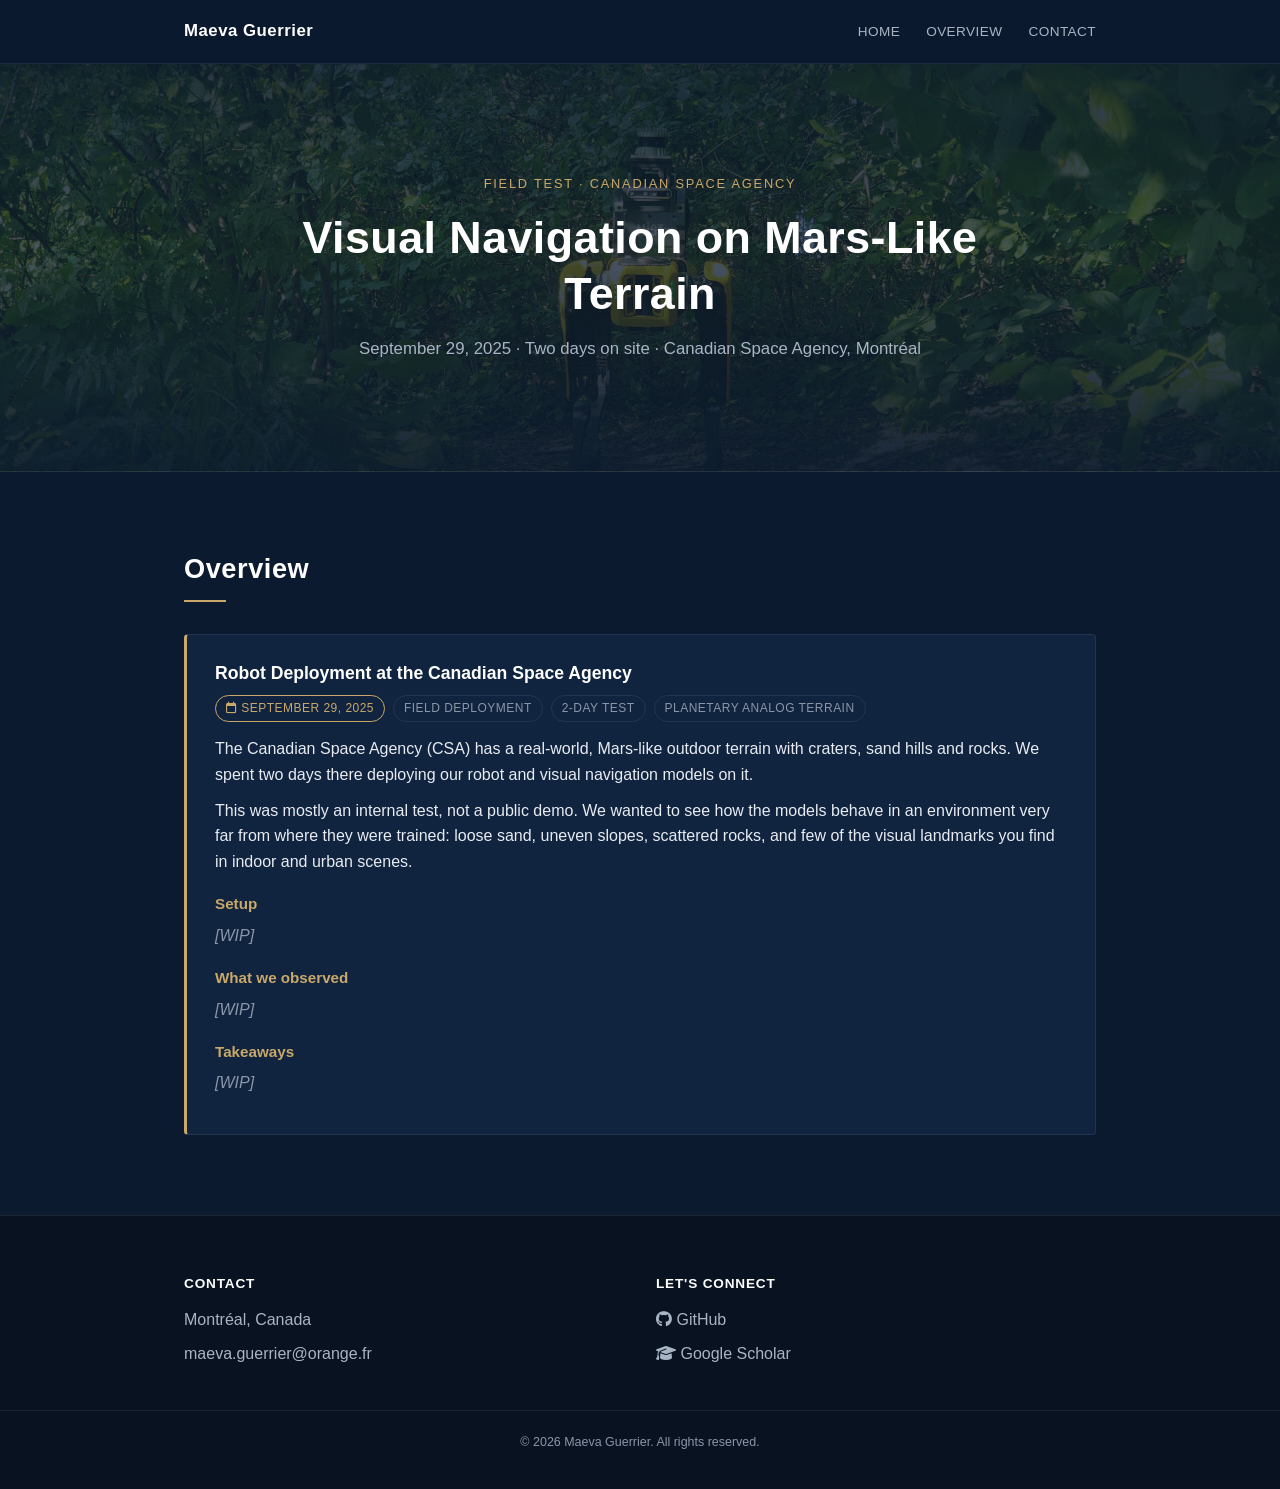
<file: csa.html>
<!DOCTYPE html>
<html lang="en">
<head>
<meta charset="UTF-8">
<meta name="viewport" content="width=device-width, initial-scale=1.0">
<title>CSA Mars Yard — Maeva Guerrier</title>
<meta name="description" content="Two-day field test of visual navigation models on the Canadian Space Agency's Mars-like terrain in Montréal, September 2025.">

<link rel="stylesheet" href="static/css/portfolio.css">
<link rel="stylesheet" href="https://cdnjs.cloudflare.com/ajax/libs/font-awesome/6.5.1/css/all.min.css">
<style>
  .demo-card { padding: 28px; background: var(--card); border: 1px solid var(--line); border-left: 3px solid var(--accent); border-radius: 4px; }
  .demo-meta { display: flex; flex-wrap: wrap; gap: 8px; margin: 10px 0 14px; }
  .demo-tag { font-size: 0.75rem; letter-spacing: 0.04em; text-transform: uppercase; padding: 3px 10px; border: 1px solid var(--line); border-radius: 999px; color: var(--muted); }
  .demo-tag.date { color: var(--accent); border-color: var(--accent); }
  .demo-card p { margin-bottom: 10px; }
  .demo-card h4 { margin: 18px 0 6px; font-size: 0.95rem; color: var(--accent); }
  .demo-card ul { margin: 6px 0 0 18px; }
  .demo-card li { margin-bottom: 4px; }
  .todo { color: var(--muted); font-style: italic; }

  /* ---------- Video showcase: two landscape clips stacked left, one portrait clip on the right ---------- */
  .video-grid {
    display: grid; grid-template-columns: 2fr 1fr; gap: 14px; margin-top: 20px;
    grid-template-areas: "a b" "c b";
  }
  .video-grid figure { margin: 0; display: flex; flex-direction: column; min-height: 0; }
  .video-grid figure:nth-child(1) { grid-area: a; }
  .video-grid figure:nth-child(2) { grid-area: b; }
  .video-grid figure:nth-child(3) { grid-area: c; }
  .video-frame {
    position: relative; aspect-ratio: 640 / 302; border-radius: 4px; overflow: hidden;
    border: 2px dashed var(--line);
  }
  .video-frame .ph {
    position: absolute; inset: 0; display: flex; flex-direction: column; align-items: center;
    justify-content: center; gap: 8px; color: var(--muted); font-size: 0.82rem; text-align: center; padding: 12px;
  }
  .video-frame .ph i { font-size: 1.6rem; }
  /* The video sits above the placeholder text; once a real file loads, it covers it. */
  .video-frame img { position: relative; z-index: 1; width: 100%; height: 100%; object-fit: cover; display: block; }
  .video-frame:has(img) { border: none; }
  /* Portrait clip: fills the full height of the two stacked clips */
  .video-frame.portrait { aspect-ratio: auto; flex: 1; min-height: 0; }
  .video-frame.portrait img { position: absolute; inset: 0; }
  .video-grid figcaption, .photo-mosaic figcaption { font-size: 0.78rem; color: var(--muted); margin-top: 6px; }

  /* ---------- 3-photo mosaic: one large feature + two tiles ---------- */
  .photo-mosaic {
    display: grid; grid-template-columns: repeat(3, 1fr); gap: 14px; margin-top: 20px;
    grid-template-areas:
      "a a b"
      "a a c";
  }
  .photo-mosaic figure { margin: 0; display: flex; flex-direction: column; min-height: 0; }
  .photo-mosaic figure:nth-child(1) { grid-area: a; }
  .photo-mosaic figure:nth-child(2) { grid-area: b; }
  .photo-mosaic figure:nth-child(3) { grid-area: c; }
  .photo-mosaic img, .photo-mosaic .demo-placeholder { width: 100%; flex: 1; min-height: 140px; object-fit: cover; border-radius: 4px; display: block; }
  .photo-mosaic figure:not(:first-child) img,
  .photo-mosaic figure:not(:first-child) .demo-placeholder { aspect-ratio: 4 / 3; }
  .demo-placeholder { border: 2px dashed var(--line); border-radius: 4px; display: flex; flex-direction: column; align-items: center; justify-content: center; gap: 8px; color: var(--muted); font-size: 0.82rem; text-align: center; padding: 12px; }
  .demo-placeholder i { font-size: 1.6rem; }

  @media (max-width: 700px) {
    .video-grid { grid-template-columns: 1fr; grid-template-areas: "a" "c" "b"; }
    .video-frame.portrait { aspect-ratio: 360 / 762; flex: none; width: 100%; max-width: 280px; margin: 0 auto; }
    .photo-mosaic { grid-template-columns: repeat(2, 1fr); grid-template-areas: "a a" "b c"; }
    .photo-mosaic figure:first-child .demo-placeholder,
    .photo-mosaic figure:first-child img { aspect-ratio: 4 / 3; }
  }
</style>
</head>
<body>

<header class="site-nav">
  <div class="nav-inner">
    <a href="index.html" class="nav-brand">Maeva Guerrier</a>
    <button class="nav-burger" aria-label="menu" aria-expanded="false">
      <span></span><span></span><span></span>
    </button>
    <nav class="nav-links">
      <a href="index.html">Home</a>
      <a href="#overview">Overview</a>
      <a href="index.html#contact">Contact</a>
    </nav>
  </div>
</header>

<section class="hero" id="top">
  <div class="hero-inner">
    <p class="eyebrow">Field Test &middot; Canadian Space Agency</p>
    <h1>Visual Navigation on Mars-Like Terrain</h1>
    <p class="hero-sub">September 29, 2025 &middot; Two days on site &middot; Canadian Space Agency, Montréal</p>
  </div>
</section>

<!-- ============ OVERVIEW ============ -->
<section class="section" id="overview">
  <div class="container">
    <h2>Overview</h2>
    <article class="demo-card">
      <h3>Robot Deployment at the Canadian Space Agency</h3>
      <div class="demo-meta">
        <span class="demo-tag date"><i class="far fa-calendar"></i> September 29, 2025</span>
        <span class="demo-tag">Field deployment</span>
        <span class="demo-tag">2-day test</span>
        <span class="demo-tag">Planetary analog terrain</span>
      </div>
      <p>
        The Canadian Space Agency (CSA) has a real-world, Mars-like outdoor terrain with craters,
        sand hills and rocks. We spent two days there deploying our robot and visual navigation
        models on it.
      </p>
      <p>
        This was mostly an internal test, not a public demo. We wanted to see how the models behave
        in an environment very far from where they were trained: loose sand, uneven slopes, scattered
        rocks, and few of the visual landmarks you find in indoor and urban scenes.
      </p>

      <h4>Setup</h4>
      <p class="todo">[WIP]</p>
      <!-- <p class="todo">[Robot platform(s) used, models tested (e.g. VISTA, baselines), and the routes or goals you ran.]</p> -->

      <h4>What we observed</h4>
      <p class="todo">[WIP]</p>
      <!-- <p class="todo">[How the models behaved on sand, slopes and around craters and rocks, and where they did well or failed.]</p> -->

      <h4>Takeaways</h4>
      <p class="todo">[WIP]</p>
      <!-- <p class="todo">[What the test taught you and how it fed into later work.]</p> -->
    </article>
  </div>
</section>

<footer class="site-footer" id="contact">
  <div class="container footer-grid">
    <div>
      <h3>Contact</h3>
      <p>Montréal, Canada</p>
      <p><a href="mailto:maeva.guerrier@orange.fr">maeva.guerrier@orange.fr</a></p>
    </div>
    <div>
      <h3>Let's Connect</h3>
      <p><a href="https://github.com/MaevaGuerrier" target="_blank" rel="noopener"><i class="fab fa-github"></i> GitHub</a></p>
      <p><a href="https://scholar.google.ca/citations?user=4-GRCBsAAAAJ" target="_blank" rel="noopener"><i class="fas fa-graduation-cap"></i> Google Scholar</a></p>
    </div>
  </div>
  <p class="copyright">&copy; 2026 Maeva Guerrier. All rights reserved.</p>
</footer>

<script src="static/js/portfolio.js"></script>
</body>
</html>
</file>
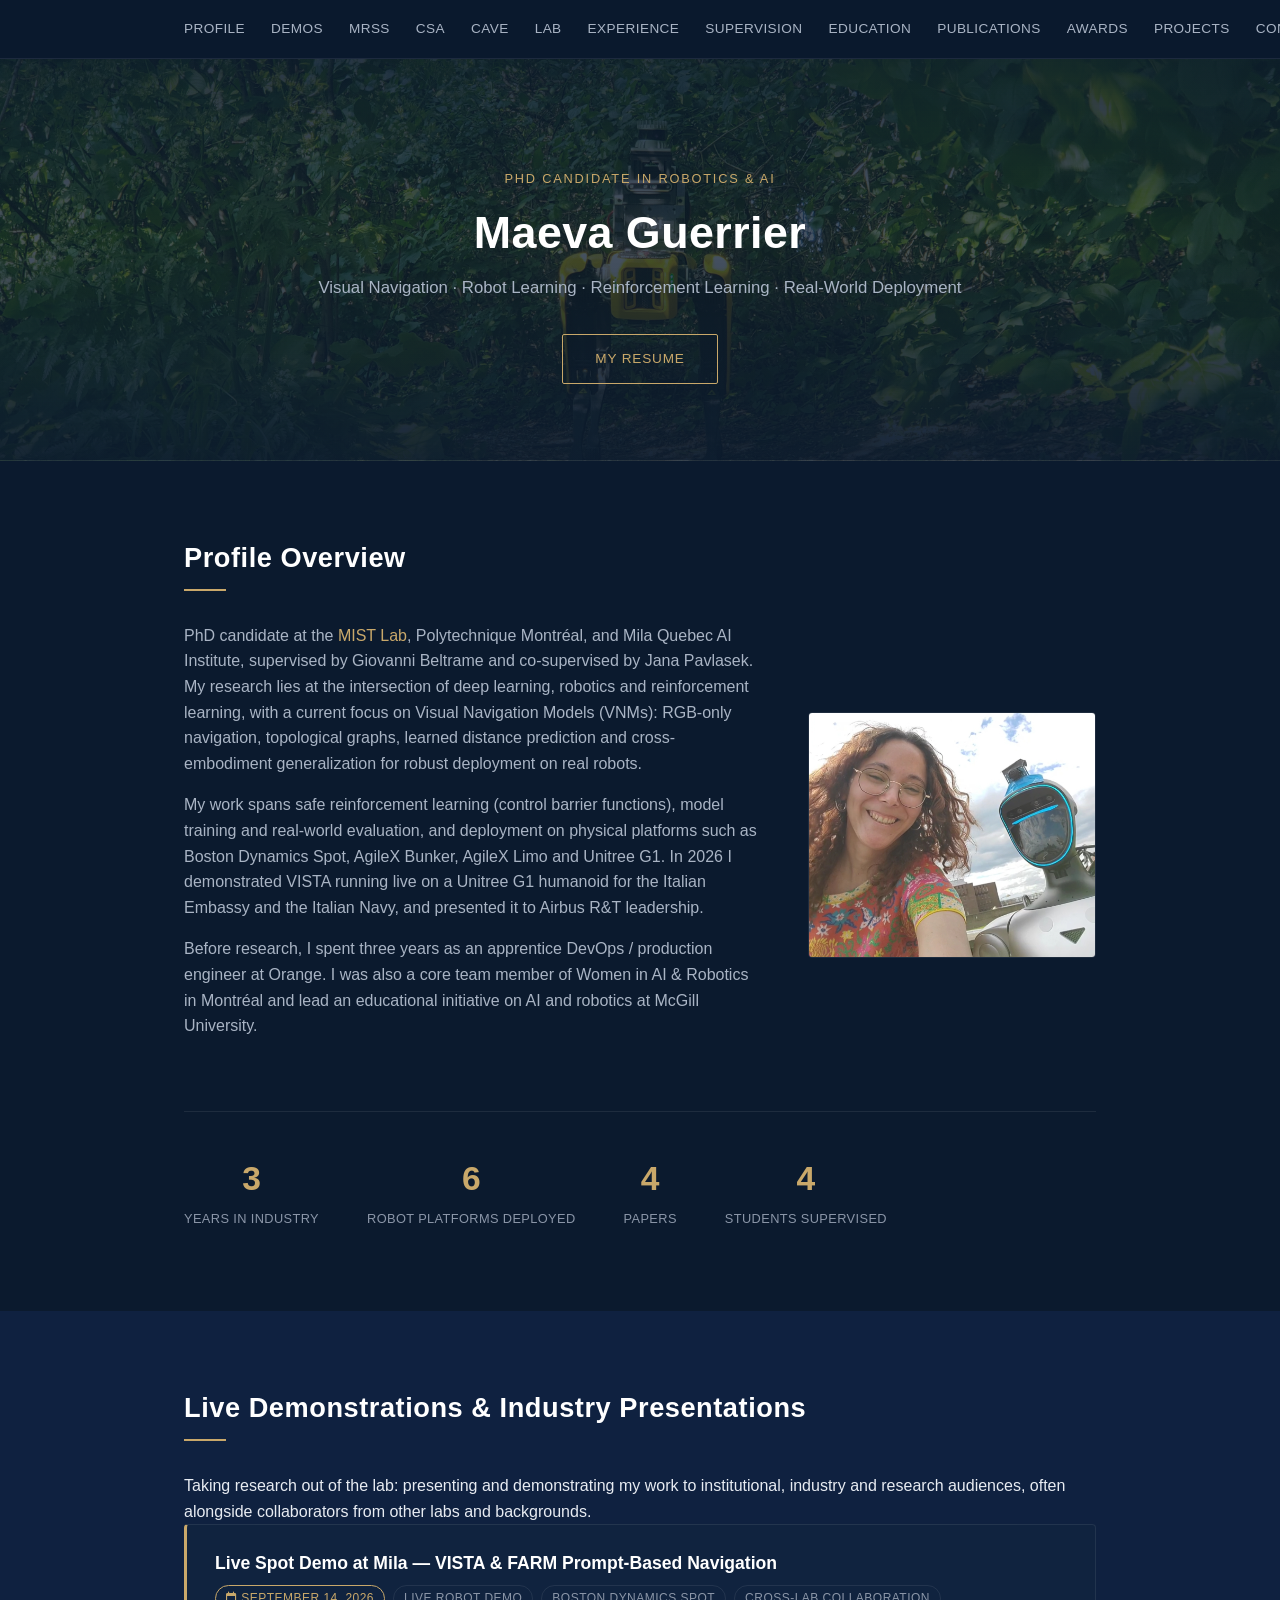
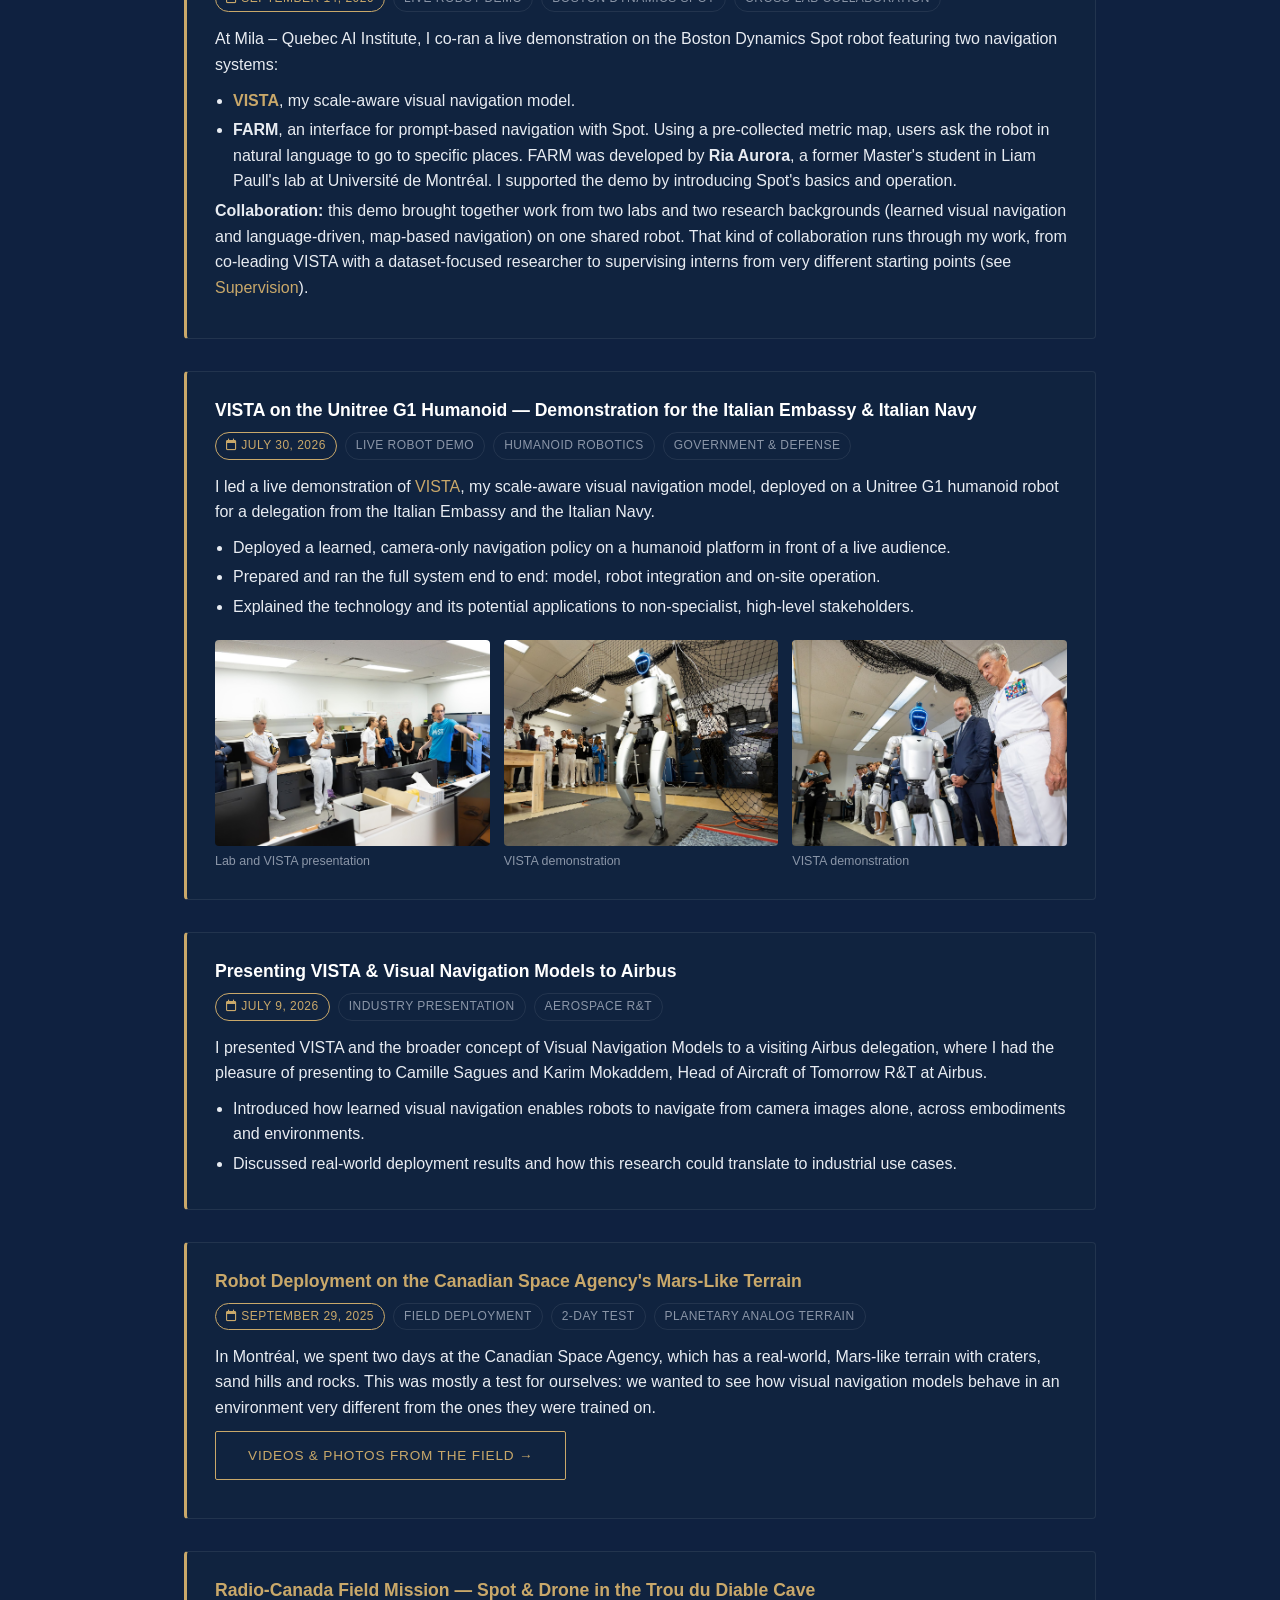
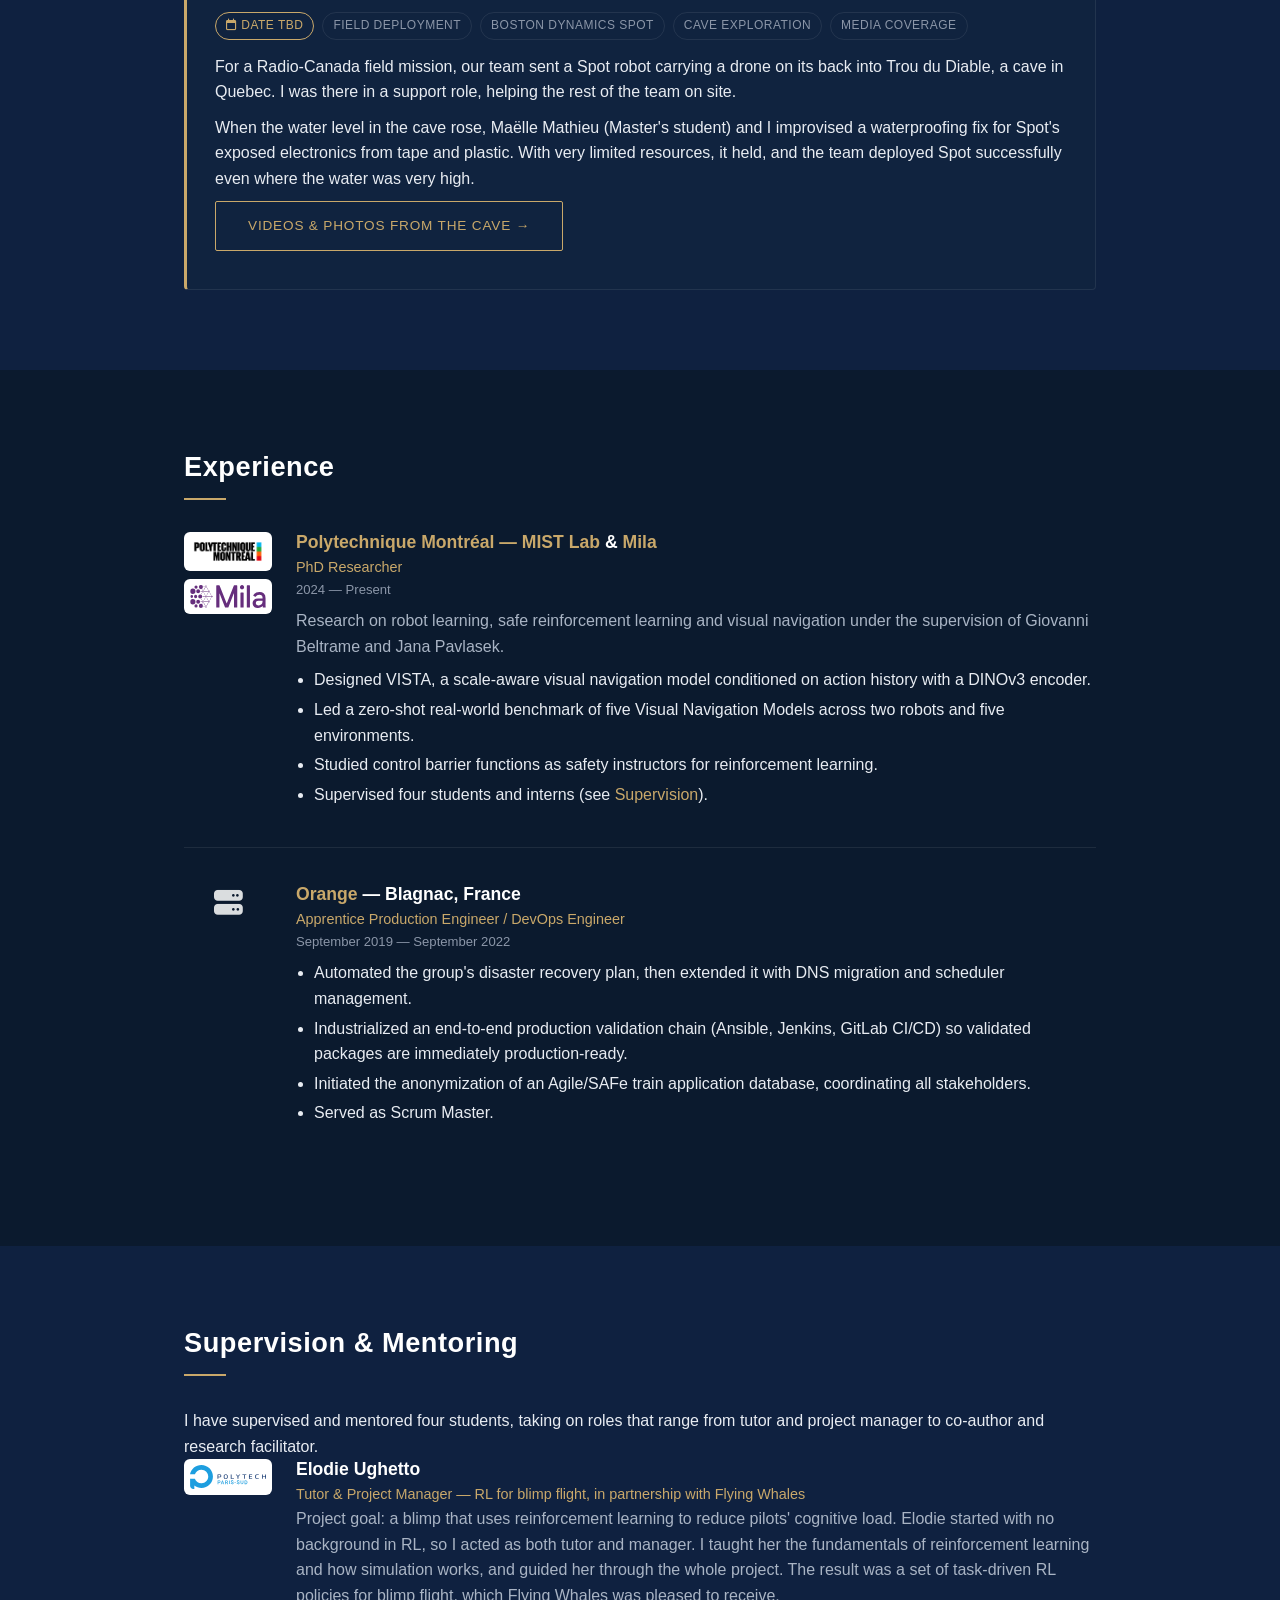
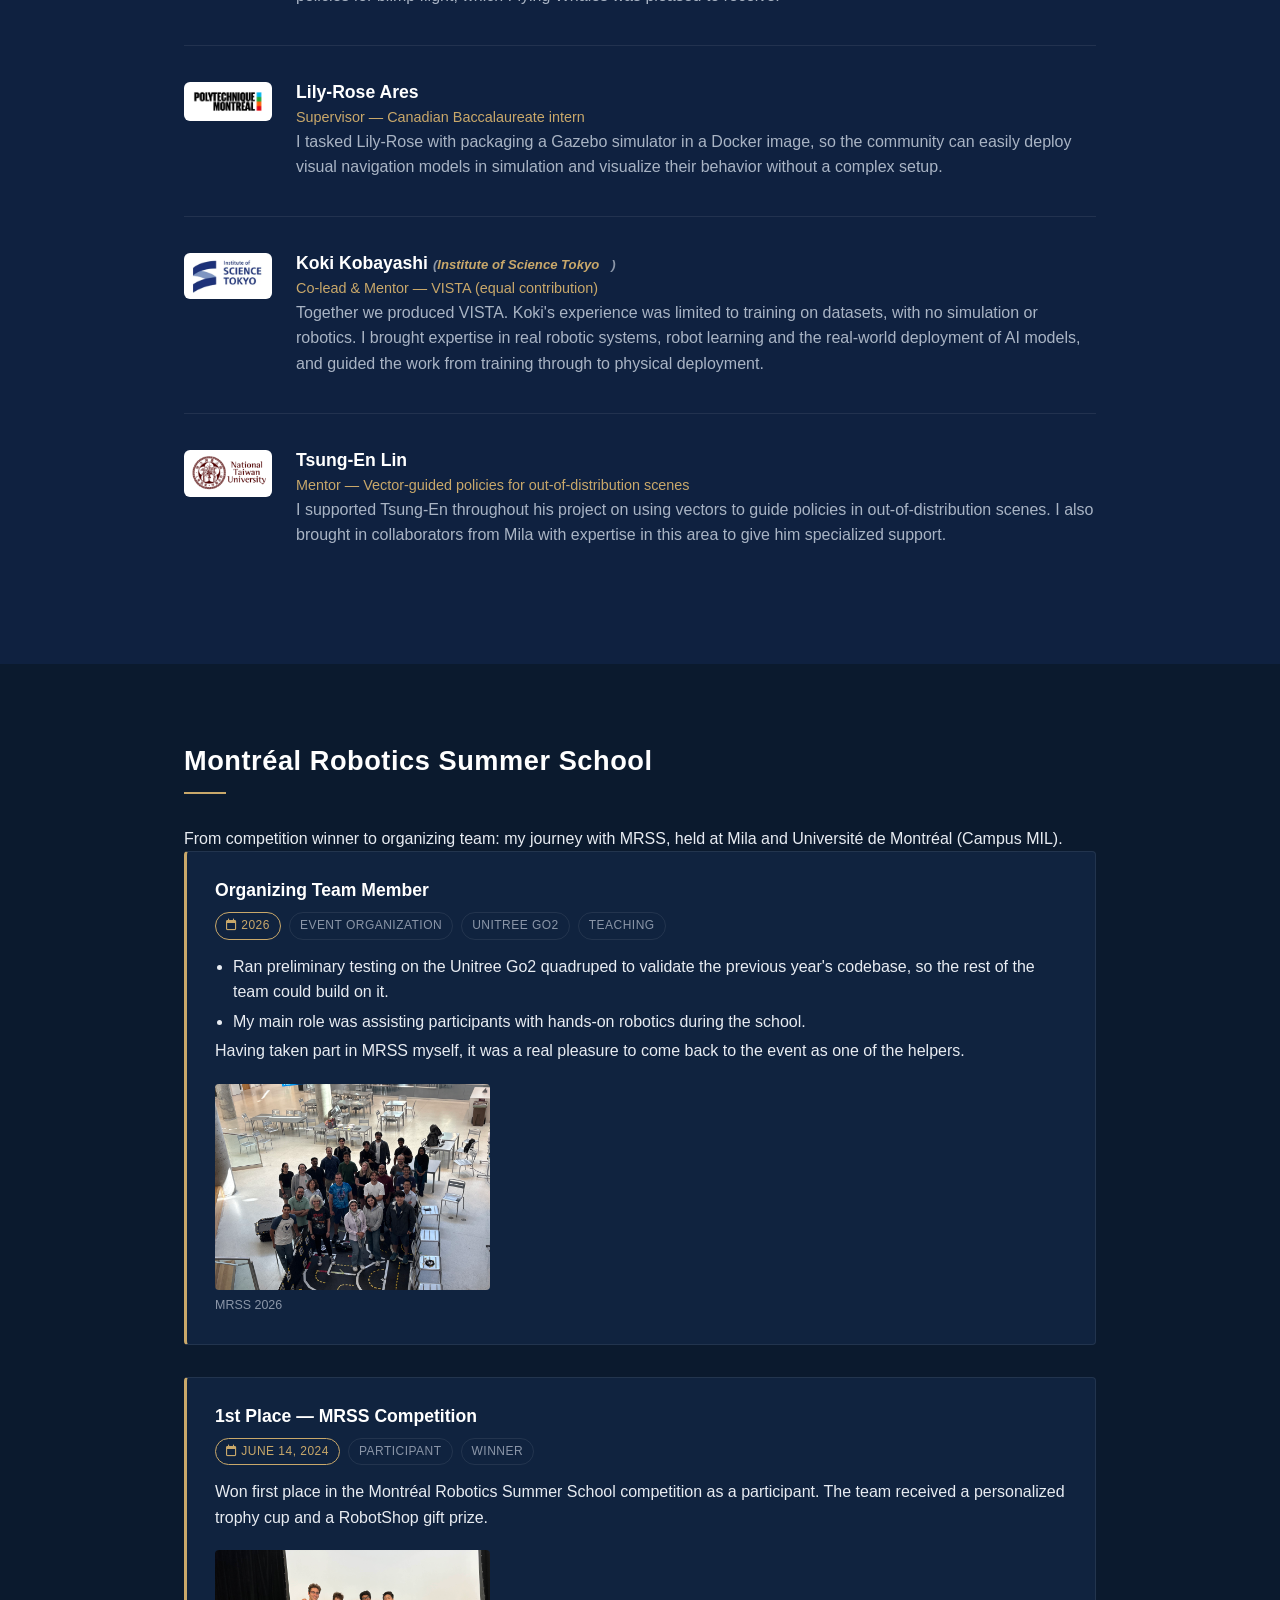
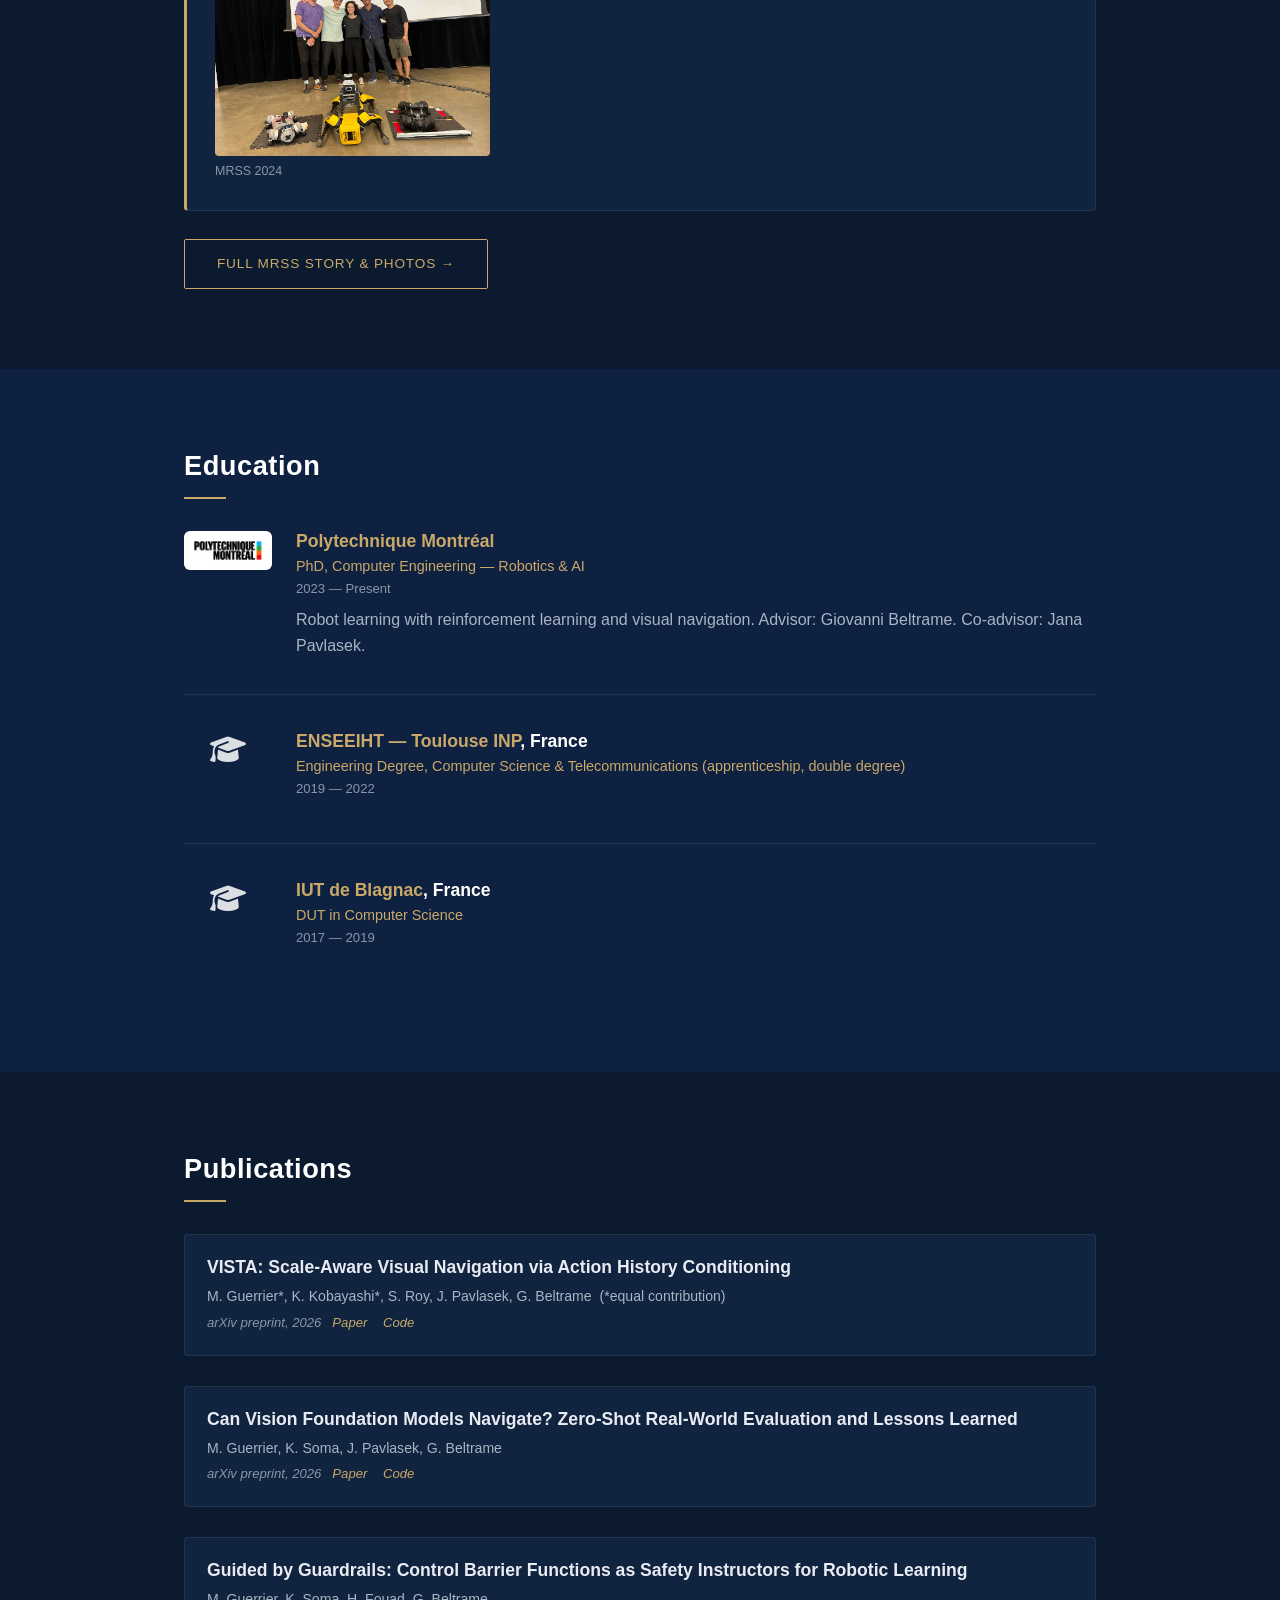
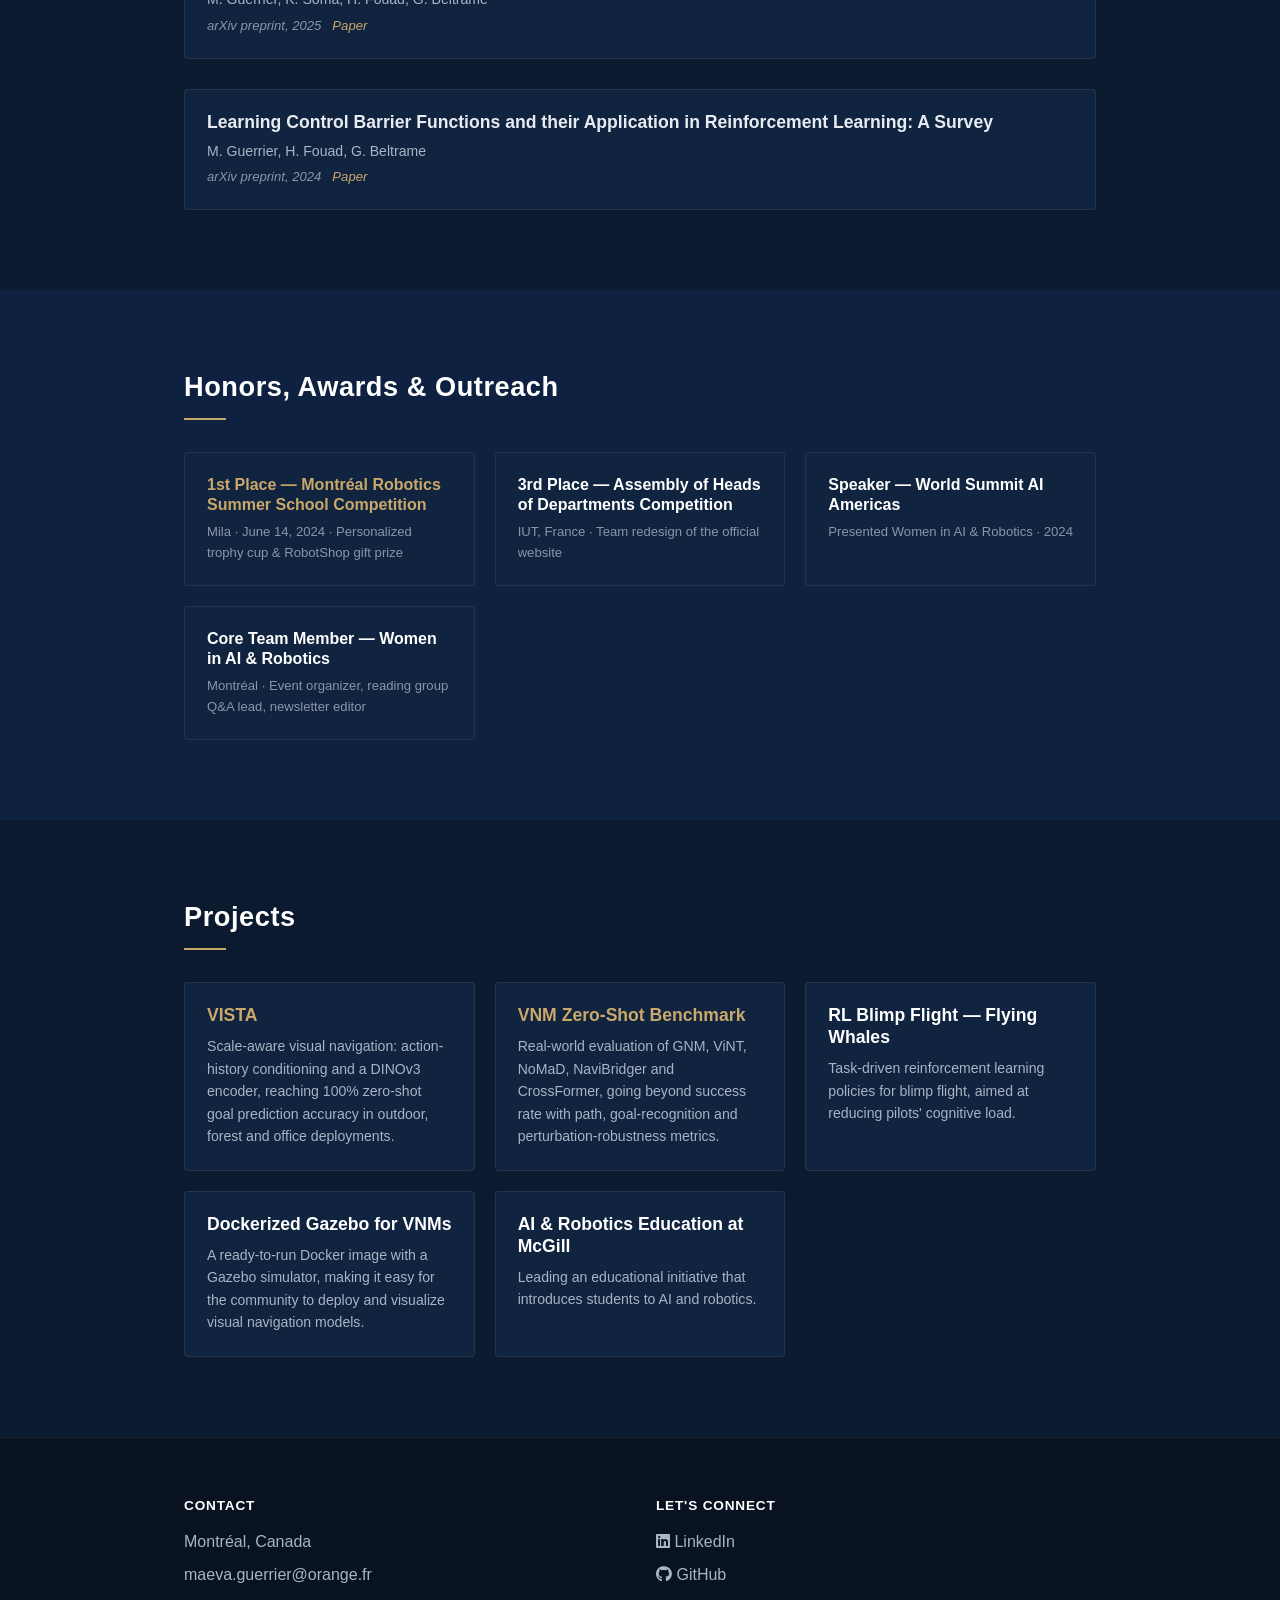
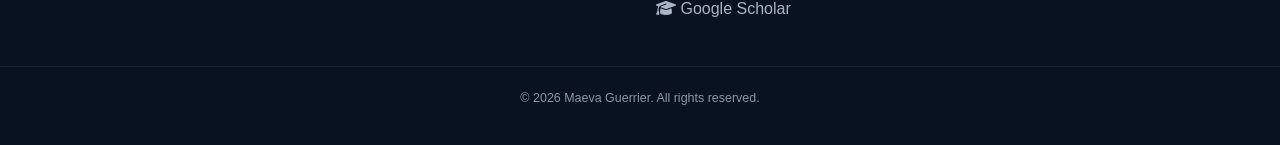
<file: draft_index_v2.html>
<!DOCTYPE html>
<html lang="en">
<head>
<meta charset="UTF-8">
<meta name="viewport" content="width=device-width, initial-scale=1.0">
<title>Maeva Guerrier</title>
<meta name="description" content="Maeva Guerrier — PhD candidate in Robotics &amp; AI at Polytechnique Montréal and Mila">

<link rel="stylesheet" href="static/css/portfolio.css">
<link rel="stylesheet" href="https://cdnjs.cloudflare.com/ajax/libs/font-awesome/6.5.1/css/all.min.css">
<style>
  /* Icon fallback for organizations without a logo file */
  .org-icon { display: flex; align-items: center; justify-content: center; font-size: 1.8rem; color: var(--muted); padding-top: 4px; }
  .timeline-content ul { margin: 8px 0 0 18px; }
  .timeline-content li { margin-bottom: 4px; }
  .pub-venue a { margin-right: 12px; }

  /* ---------- Demonstrations ---------- */
  .demo-list { display: flex; flex-direction: column; gap: 32px; }
  .demo-card { padding: 28px; background: var(--card); border: 1px solid var(--line); border-left: 3px solid var(--accent); border-radius: 4px; }
  .demo-meta { display: flex; flex-wrap: wrap; gap: 8px; margin: 10px 0 14px; }
  .demo-tag { font-size: 0.75rem; letter-spacing: 0.04em; text-transform: uppercase; padding: 3px 10px; border: 1px solid var(--line); border-radius: 999px; color: var(--muted); }
  .demo-tag.date { color: var(--accent); border-color: var(--accent); }
  .demo-card p { margin-bottom: 10px; }
  .demo-card ul { margin: 6px 0 0 18px; }
  .demo-card li { margin-bottom: 4px; }
  .demo-gallery { display: grid; grid-template-columns: repeat(3, 1fr); gap: 14px; margin-top: 20px; }
  .demo-gallery figure { margin: 0; }
  .demo-gallery img { width: 100%; aspect-ratio: 4 / 3; object-fit: cover; border-radius: 4px; display: block; }
  .demo-placeholder { aspect-ratio: 4 / 3; border: 2px dashed var(--line); border-radius: 4px; display: flex; flex-direction: column; align-items: center; justify-content: center; gap: 8px; color: var(--muted); font-size: 0.82rem; text-align: center; padding: 12px; }
  .demo-placeholder i { font-size: 1.6rem; }
  .demo-gallery figcaption { font-size: 0.78rem; color: var(--muted); margin-top: 6px; }
  @media (max-width: 700px) { .demo-gallery { grid-template-columns: 1fr; } }
</style>
</head>
<body>

<!-- ============ NAV ============ -->
<header class="site-nav">
  <div class="nav-inner">
    <a href="#" class="nav-brand"></a>
    <button class="nav-burger" aria-label="menu" aria-expanded="false">
      <span></span><span></span><span></span>
    </button>
    <nav class="nav-links">
      <a href="#profile">Profile</a>
      <a href="#demos">Demos</a>
      <a href="mrss.html">MRSS</a>
      <a href="csa.html">CSA</a>
      <a href="trou-du-diable.html">Cave</a>
      <a href="lab.html">Lab</a>
      <a href="#experience">Experience</a>
      <a href="#supervision">Supervision</a>
      <a href="#education">Education</a>
      <a href="#publications">Publications</a>
      <a href="#awards">Awards</a>
      <a href="#projects">Projects</a>
      <a href="#contact">Contact</a>
    </nav>
  </div>
</header>

<!-- ============ HERO ============ -->
<section class="hero" id="top">
  <div class="hero-inner">
    <p class="eyebrow">PhD Candidate in Robotics &amp; AI</p>
    <h1>Maeva Guerrier</h1>
    <p class="hero-sub">Visual Navigation &middot; Robot Learning &middot; Reinforcement Learning &middot; Real-World Deployment</p>
    <a class="btn-resume" href="Maeva_Guerrier_CV.pdf">My Resume</a>
  </div>
</section>

<!-- ============ PROFILE OVERVIEW ============ -->
<section class="section" id="profile">
  <div class="container">
    <h2>Profile Overview</h2>
    <div class="profile-grid">
      <div class="profile-text">
        <p>
          PhD candidate at the <a href="lab.html">MIST Lab</a>, Polytechnique Montréal, and Mila Quebec AI Institute,
          supervised by Giovanni Beltrame and co-supervised by Jana Pavlasek. My research lies at the
          intersection of deep learning, robotics and reinforcement learning, with a current focus on
          Visual Navigation Models (VNMs): RGB-only navigation, topological graphs, learned distance
          prediction and cross-embodiment generalization for robust deployment on real robots.
        </p>
        <p>
          My work spans safe reinforcement learning (control barrier functions), model training and
          real-world evaluation, and deployment on physical platforms such as Boston Dynamics Spot,
          AgileX Bunker, AgileX Limo and Unitree G1. In 2026 I demonstrated VISTA running live on
          a Unitree G1 humanoid for the Italian Embassy and the Italian Navy, and presented it to
          Airbus R&amp;T leadership.
        </p>
        <p>
          Before research, I spent three years as an apprentice DevOps / production engineer at Orange.
          I was also a core team member of Women in AI &amp; Robotics in Montréal and lead an educational
          initiative on AI and robotics at McGill University.
        </p>
      </div>
      <figure class="profile-photo">
        <img src="static/images/maeva.jpg" alt="Maeva Guerrier">
      </figure>
    </div>

    <div class="stat-strip">
      <div class="stat"><span class="stat-num">3</span><span class="stat-label">Years in Industry</span></div>
      <div class="stat"><span class="stat-num">6</span><span class="stat-label">Robot Platforms Deployed</span></div>
      <div class="stat"><span class="stat-num">4</span><span class="stat-label">Papers</span></div>
      <div class="stat"><span class="stat-num">4</span><span class="stat-label">Students Supervised</span></div>
    </div>
  </div>
</section>

<!-- ============ DEMONSTRATIONS ============ -->
<section class="section alt" id="demos">
  <div class="container">
    <h2>Live Demonstrations &amp; Industry Presentations</h2>
    <p>Taking research out of the lab: presenting and demonstrating my work to institutional, industry and research audiences, often alongside collaborators from other labs and backgrounds.</p>
    <div class="demo-list">

      <article class="demo-card">
        <h3>Live Spot Demo at Mila — VISTA &amp; FARM Prompt-Based Navigation</h3>
        <div class="demo-meta">
          <span class="demo-tag date"><i class="far fa-calendar"></i> September 14, 2026</span>
          <span class="demo-tag">Live robot demo</span>
          <span class="demo-tag">Boston Dynamics Spot</span>
          <span class="demo-tag">Cross-lab collaboration</span>
        </div>
        <p>
          At Mila – Quebec AI Institute, I co-ran a live demonstration on the Boston Dynamics Spot
          robot featuring two navigation systems:
        </p>
        <ul>
          <li><strong><a href="papers-pages/vista.html">VISTA</a></strong>, my scale-aware visual navigation model.</li>
          <li><strong>FARM</strong>, an interface for prompt-based navigation with Spot. Using a pre-collected
            metric map, users ask the robot in natural language to go to specific places.
            FARM was developed by <strong>Ria Aurora</strong>, a former Master's student in Liam Paull's lab
            at Université de Montréal. I supported the demo by introducing Spot's basics and operation.</li>
        </ul>
        <p>
          <strong>Collaboration:</strong> this demo brought together work from two labs and two research
          backgrounds (learned visual navigation and language-driven, map-based navigation) on one shared
          robot. That kind of collaboration runs through my work, from co-leading VISTA with a
          dataset-focused researcher to supervising interns from very different starting points
          (see <a href="#supervision">Supervision</a>).
        </p>
      </article>

      <article class="demo-card">
        <h3>VISTA on the Unitree G1 Humanoid — Demonstration for the Italian Embassy &amp; Italian Navy</h3>
        <div class="demo-meta">
          <span class="demo-tag date"><i class="far fa-calendar"></i> July 30, 2026</span>
          <span class="demo-tag">Live robot demo</span>
          <span class="demo-tag">Humanoid robotics</span>
          <span class="demo-tag">Government &amp; defense</span>
        </div>
        <p>
          I led a live demonstration of <a href="papers-pages/vista.html">VISTA</a>, my scale-aware visual
          navigation model, deployed on a Unitree G1 humanoid robot for a delegation from the Italian
          Embassy and the Italian Navy.
        </p>
        <ul>
          <li>Deployed a learned, camera-only navigation policy on a humanoid platform in front of a live audience.</li>
          <li>Prepared and ran the full system end to end: model, robot integration and on-site operation.</li>
          <li>Explained the technology and its potential applications to non-specialist, high-level stakeholders.</li>
        </ul>

        <div class="demo-gallery">
          <figure>
            <img src="static/images/demos/g1-italian-embassy-1.png" alt="VISTA running on the Unitree G1 humanoid during the Italian Embassy and Italian Navy demonstration (photo 1)" loading="lazy">
            <figcaption>Lab and VISTA presentation</figcaption>
          </figure>
          <figure>
            <img src="static/images/demos/g1-italian-embassy-2.png" alt="VISTA running on the Unitree G1 humanoid during the Italian Embassy and Italian Navy demonstration (photo 2)" loading="lazy">
            <figcaption>VISTA demonstration</figcaption>
          </figure>
          <figure>
            <img src="static/images/demos/g1-italian-embassy-3.png" alt="VISTA running on the Unitree G1 humanoid during the Italian Embassy and Italian Navy demonstration (photo 3)" loading="lazy">
            <figcaption>VISTA demonstration</figcaption>
          </figure>
        </div>
      </article>

      <article class="demo-card">
        <h3>Presenting VISTA &amp; Visual Navigation Models to Airbus</h3>
        <div class="demo-meta">
          <span class="demo-tag date"><i class="far fa-calendar"></i> July 9, 2026</span>
          <span class="demo-tag">Industry presentation</span>
          <span class="demo-tag">Aerospace R&amp;T</span>
        </div>
        <p>
          I presented VISTA and the broader concept of Visual Navigation Models to a visiting Airbus
          delegation, where I had the pleasure of presenting to Camille Sagues and Karim Mokaddem,
          Head of Aircraft of Tomorrow R&amp;T at Airbus.
        </p>
        <ul>
          <li>Introduced how learned visual navigation enables robots to navigate from camera images alone, across embodiments and environments.</li>
          <li>Discussed real-world deployment results and how this research could translate to industrial use cases.</li>
        </ul>
      </article>

      <article class="demo-card">
        <h3><a href="csa.html">Robot Deployment on the Canadian Space Agency's Mars-Like Terrain</a></h3>
        <div class="demo-meta">
          <span class="demo-tag date"><i class="far fa-calendar"></i> September 29, 2025</span>
          <span class="demo-tag">Field deployment</span>
          <span class="demo-tag">2-day test</span>
          <span class="demo-tag">Planetary analog terrain</span>
        </div>
        <p>
          In Montréal, we spent two days at the Canadian Space Agency, which has a real-world,
          Mars-like terrain with craters, sand hills and rocks. This was mostly a test for ourselves:
          we wanted to see how visual navigation models behave in an environment very different
          from the ones they were trained on.
        </p>
        <p><a class="btn-resume" href="csa.html">Videos &amp; photos from the field &rarr;</a></p>
      </article>

      <!-- TODO: set the mission date and move this card to its chronological position -->
      <article class="demo-card">
        <h3><a href="trou-du-diable.html">Radio-Canada Field Mission — Spot &amp; Drone in the Trou du Diable Cave</a></h3>
        <div class="demo-meta">
          <span class="demo-tag date"><i class="far fa-calendar"></i> Date TBD</span>
          <span class="demo-tag">Field deployment</span>
          <span class="demo-tag">Boston Dynamics Spot</span>
          <span class="demo-tag">Cave exploration</span>
          <span class="demo-tag">Media coverage</span>
        </div>
        <p>
          For a Radio-Canada field mission, our team sent a Spot robot carrying a drone on its back
          into Trou du Diable, a cave in Quebec. I was there in a support role, helping the rest of
          the team on site.
        </p>
        <p>
          When the water level in the cave rose, Maëlle Mathieu (Master's student) and I improvised
          a waterproofing fix for Spot's exposed electronics from tape and plastic. With very limited
          resources, it held, and the team deployed Spot successfully even where the water was very high.
        </p>
        <p><a class="btn-resume" href="trou-du-diable.html">Videos &amp; photos from the cave &rarr;</a></p>
      </article>

    </div>
  </div>
</section>

<!-- ============ EXPERIENCE ============ -->
<section class="section" id="experience">
  <div class="container">
    <h2>Experience</h2>
    <div class="timeline">

      <article class="timeline-item">
        <div class="org-logos">
          <img class="org-logo" src="static/images/poly_logo_w.png" alt="Polytechnique Montréal">
          <img class="org-logo" src="static/images/mila_logo.svg" alt="Mila – Quebec AI Institute">
        </div>
        <div class="timeline-content">
          <h3><a href="lab.html">Polytechnique Montréal — MIST Lab</a> &amp; <a href="https://mila.quebec" target="_blank" rel="noopener">Mila</a></h3>
          <p class="role">PhD Researcher</p>
          <p class="dates">2024 — Present</p>
          <p>Research on robot learning, safe reinforcement learning and visual navigation under the supervision of Giovanni Beltrame and Jana Pavlasek.</p>
          <ul>
            <li>Designed VISTA, a scale-aware visual navigation model conditioned on action history with a DINOv3 encoder.</li>
            <li>Led a zero-shot real-world benchmark of five Visual Navigation Models across two robots and five environments.</li>
            <li>Studied control barrier functions as safety instructors for reinforcement learning.</li>
            <li>Supervised four students and interns (see <a href="#supervision">Supervision</a>).</li>
          </ul>
        </div>
      </article>

      <article class="timeline-item">
        <div class="org-logo org-icon" aria-hidden="true"><i class="fas fa-server"></i></div>
        <div class="timeline-content">
          <h3><a href="https://www.orange.com" target="_blank" rel="noopener">Orange</a> — Blagnac, France</h3>
          <p class="role">Apprentice Production Engineer / DevOps Engineer</p>
          <p class="dates">September 2019 — September 2022</p>
          <ul>
            <li>Automated the group's disaster recovery plan, then extended it with DNS migration and scheduler management.</li>
            <li>Industrialized an end-to-end production validation chain (Ansible, Jenkins, GitLab CI/CD) so validated packages are immediately production-ready.</li>
            <li>Initiated the anonymization of an Agile/SAFe train application database, coordinating all stakeholders.</li>
            <li>Served as Scrum Master.</li>
          </ul>
        </div>
      </article>

    </div>
  </div>
</section>

<!-- ============ SUPERVISION ============ -->
<section class="section alt" id="supervision">
  <div class="container">
    <h2>Supervision &amp; Mentoring</h2>
    <p>I have supervised and mentored four students, taking on roles that range from tutor and project manager to co-author and research facilitator.</p>
    <div class="timeline">

      <article class="timeline-item">
        <img class="org-logo" src="static/images/elodie_polytech_apris_scalay.svg" alt="Polytech Paris caley">
        <div class="timeline-content">
          <h3>Elodie Ughetto</h3>
          <p class="role">Tutor &amp; Project Manager — RL for blimp flight, in partnership with Flying Whales</p>
          <p>
            Project goal: a blimp that uses reinforcement learning to reduce pilots' cognitive load.
            Elodie started with no background in RL, so I acted as both tutor and manager. I taught her
            the fundamentals of reinforcement learning and how simulation works, and guided her through
            the whole project. The result was a set of task-driven RL policies for blimp flight, which
            Flying Whales was pleased to receive.
          </p>
        </div>
      </article>

      <article class="timeline-item">
        <div class="org-logos">
          <img class="org-logo" src="static/images/poly_logo_w.png" alt="Polytechnique Montréal">
        </div>
        <div class="timeline-content">
          <h3>Lily-Rose Ares</h3>
          <p class="role">Supervisor — Canadian Baccalaureate intern</p>
          <p>
            I tasked Lily-Rose with packaging a Gazebo simulator in a Docker image, so the community can
            easily deploy visual navigation models in simulation and visualize their behavior without a
            complex setup.
          </p>
        </div>
      </article>

      <article class="timeline-item">
        <img class="org-logo" src="static/images/institue_science_tokyo.png" alt="Institute of Science Tokyo">
        <div class="timeline-content">
          <h3>Koki Kobayashi <span class="pub-venue">(<a href="https://www.isct.ac.jp/en" target="_blank" rel="noopener">Institute of Science Tokyo</a>)</span></h3>
          <p class="role">Co-lead &amp; Mentor — <a href="papers-pages/vista.html">VISTA</a> (equal contribution)</p>
          <p>
            Together we produced VISTA. Koki's experience was limited to training on datasets, with no
            simulation or robotics. I brought expertise in real robotic systems, robot learning and the
            real-world deployment of AI models, and guided the work from training through to physical
            deployment.
          </p>
        </div>
      </article>

      <article class="timeline-item">
        <img class="org-logo" src="static/images/tsung_en_lin_national_tawain_univ.png" alt="Nat Tawain Univ">
        <div class="timeline-content">
          <h3>Tsung-En Lin</h3>
          <p class="role">Mentor — Vector-guided policies for out-of-distribution scenes</p>
          <p>
            I supported Tsung-En throughout his project on using vectors to guide policies in
            out-of-distribution scenes. I also brought in collaborators from Mila with expertise in
            this area to give him specialized support.
          </p>
        </div>
      </article>

    </div>
  </div>
</section>

<!-- ============ MRSS ============ -->
<section class="section" id="mrss">
  <div class="container">
    <h2>Montréal Robotics Summer School</h2>
    <p>From competition winner to organizing team: my journey with MRSS, held at Mila and Université de Montréal (Campus MIL).</p>
    <div class="demo-list">

      <article class="demo-card">
        <h3>Organizing Team Member</h3>
        <div class="demo-meta">
          <span class="demo-tag date"><i class="far fa-calendar"></i> 2026</span>
          <span class="demo-tag">Event organization</span>
          <span class="demo-tag">Unitree Go2</span>
          <span class="demo-tag">Teaching</span>
        </div>
        <ul>
          <li>Ran preliminary testing on the Unitree Go2 quadruped to validate the previous year's codebase, so the rest of the team could build on it.</li>
          <li>My main role was assisting participants with hands-on robotics during the school.</li>
        </ul>
        <p>
          Having taken part in MRSS myself, it was a real pleasure to come back to the event as one of the helpers.
        </p>
        <div class="demo-gallery">
          <figure>
            <img src="static/images/mrss/mrss_2026.jpeg" alt="MRSS 2026" loading="lazy">
            <figcaption>MRSS 2026</figcaption>
          </figure>
        </div>
      </article>

      <article class="demo-card">
        <h3>1st Place — MRSS Competition</h3>
        <div class="demo-meta">
          <span class="demo-tag date"><i class="far fa-calendar"></i> June 14, 2024</span>
          <span class="demo-tag">Participant</span>
          <span class="demo-tag">Winner</span>
        </div>
        <p>
          Won first place in the Montréal Robotics Summer School competition as a participant.
          The team received a personalized trophy cup and a RobotShop gift prize.
        </p>
        <div class="demo-gallery">
          <figure>
            <img src="static/images/mrss/mrss_20242.jpg" alt="MRSS 2024" loading="lazy">
            <figcaption>MRSS 2024</figcaption>
          </figure>
        </div>
      </article>

    </div>
    <p style="margin-top: 28px;"><a class="btn-resume" href="mrss.html">Full MRSS story &amp; photos &rarr;</a></p>
  </div>
</section>

<!-- ============ EDUCATION ============ -->
<section class="section alt" id="education">
  <div class="container">
    <h2>Education</h2>
    <div class="timeline">

      <article class="timeline-item">
        <img class="org-logo" src="static/images/poly_logo_w.png" alt="Polytechnique Montréal">
        <div class="timeline-content">
          <h3><a href="https://www.polymtl.ca/" target="_blank" rel="noopener">Polytechnique Montréal</a></h3>
          <p class="role">PhD, Computer Engineering — Robotics &amp; AI</p>
          <p class="dates">2023 — Present</p>
          <p>Robot learning with reinforcement learning and visual navigation. Advisor: Giovanni Beltrame. Co-advisor: Jana Pavlasek.</p>
        </div>
      </article>

      <article class="timeline-item">
        <div class="org-logo org-icon" aria-hidden="true"><i class="fas fa-graduation-cap"></i></div>
        <div class="timeline-content">
          <h3><a href="https://www.enseeiht.fr/fr/index.html" target="_blank" rel="noopener">ENSEEIHT — Toulouse INP</a>, France</h3>
          <p class="role">Engineering Degree, Computer Science &amp; Telecommunications (apprenticeship, double degree)</p>
          <p class="dates">2019 — 2022</p>
        </div>
      </article>

      <article class="timeline-item">
        <div class="org-logo org-icon" aria-hidden="true"><i class="fas fa-graduation-cap"></i></div>
        <div class="timeline-content">
          <h3><a href="http://www.iut-blagnac.fr" target="_blank" rel="noopener">IUT de Blagnac</a>, France</h3>
          <p class="role">DUT in Computer Science</p>
          <p class="dates">2017 — 2019</p>
        </div>
      </article>

    </div>
  </div>
</section>

<!-- ============ PUBLICATIONS ============ -->
<section class="section" id="publications">
  <div class="container">
    <h2>Publications</h2>
    <div class="pub-list">

      <article class="pub-item">
        <h3><a href="papers-pages/vista.html">VISTA: Scale-Aware Visual Navigation via Action History Conditioning</a></h3>
        <p class="pub-authors">M. Guerrier*, K. Kobayashi*, S. Roy, J. Pavlasek, G. Beltrame &nbsp;(*equal contribution)</p>
        <p class="pub-venue">arXiv preprint, 2026 &nbsp;
          <a href="https://arxiv.org/abs/2606.17294" target="_blank" rel="noopener">Paper</a>
          <a href="https://github.com/MaevaGuerrier/VISTA" target="_blank" rel="noopener">Code</a>
        </p>
      </article>

      <article class="pub-item">
        <h3><a href="papers-pages/zero-shot-eval.html">Can Vision Foundation Models Navigate? Zero-Shot Real-World Evaluation and Lessons Learned</a></h3>
        <p class="pub-authors">M. Guerrier, K. Soma, J. Pavlasek, G. Beltrame</p>
        <p class="pub-venue">arXiv preprint, 2026 &nbsp;
          <a href="https://arxiv.org/abs/2603.25937" target="_blank" rel="noopener">Paper</a>
          <a href="https://github.com/MaevaGuerrier/vnm-zeroshot-eval" target="_blank" rel="noopener">Code</a>
        </p>
      </article>

      <article class="pub-item">
        <h3><a href="papers-pages/control-barrier-safety-instructions.html">Guided by Guardrails: Control Barrier Functions as Safety Instructors for Robotic Learning</a></h3>
        <p class="pub-authors">M. Guerrier, K. Soma, H. Fouad, G. Beltrame</p>
        <p class="pub-venue">arXiv preprint, 2025 &nbsp;
          <a href="https://arxiv.org/abs/2505.18858" target="_blank" rel="noopener">Paper</a>
        </p>
      </article>

      <article class="pub-item">
        <h3><a href="papers-pages/learning-control-barrier-survey.html">Learning Control Barrier Functions and their Application in Reinforcement Learning: A Survey</a></h3>
        <p class="pub-authors">M. Guerrier, H. Fouad, G. Beltrame</p>
        <p class="pub-venue">arXiv preprint, 2024 &nbsp;
          <a href="https://arxiv.org/abs/2404.16879" target="_blank" rel="noopener">Paper</a>
        </p>
      </article>

    </div>
  </div>
</section>

<!-- ============ AWARDS ============ -->
<section class="section alt" id="awards">
  <div class="container">
    <h2>Honors, Awards &amp; Outreach</h2>
    <div class="awards-grid">
      <div class="award-item">
        <h3><a href="mrss.html">1st Place — Montréal Robotics Summer School Competition</a></h3>
        <p class="award-org">Mila &middot; June 14, 2024 &middot; Personalized trophy cup &amp; RobotShop gift prize</p>
      </div>
      <div class="award-item">
        <h3>3rd Place — Assembly of Heads of Departments Competition</h3>
        <p class="award-org">IUT, France &middot; Team redesign of the official website</p>
      </div>
      <div class="award-item">
        <h3>Speaker — World Summit AI Americas</h3>
        <p class="award-org">Presented Women in AI &amp; Robotics &middot; 2024</p>
      </div>
      <div class="award-item">
        <h3>Core Team Member — Women in AI &amp; Robotics</h3>
        <p class="award-org">Montréal &middot; Event organizer, reading group Q&amp;A lead, newsletter editor</p>
      </div>
    </div>
  </div>
</section>

<!-- ============ PROJECTS ============ -->
<section class="section" id="projects">
  <div class="container">
    <h2>Projects</h2>
    <div class="projects-grid">

      <article class="project-card">
        <h3><a href="papers-pages/vista.html">VISTA</a></h3>
        <p>Scale-aware visual navigation: action-history conditioning and a DINOv3 encoder, reaching 100% zero-shot goal prediction accuracy in outdoor, forest and office deployments.</p>
      </article>

      <article class="project-card">
        <h3><a href="papers-pages/zero-shot-eval.html">VNM Zero-Shot Benchmark</a></h3>
        <p>Real-world evaluation of GNM, ViNT, NoMaD, NaviBridger and CrossFormer, going beyond success rate with path, goal-recognition and perturbation-robustness metrics.</p>
      </article>

      <article class="project-card">
        <h3>RL Blimp Flight — Flying Whales</h3>
        <p>Task-driven reinforcement learning policies for blimp flight, aimed at reducing pilots' cognitive load.</p>
      </article>

      <article class="project-card">
        <h3>Dockerized Gazebo for VNMs</h3>
        <p>A ready-to-run Docker image with a Gazebo simulator, making it easy for the community to deploy and visualize visual navigation models.</p>
      </article>

      <article class="project-card">
        <h3>AI &amp; Robotics Education at McGill</h3>
        <p>Leading an educational initiative that introduces students to AI and robotics.</p>
      </article>

    </div>
  </div>
</section>

<!-- ============ QUOTE (placeholder, hidden until filled) ============
<section class="quote-block">
  <blockquote>
    &ldquo;Your favorite quote goes here.&rdquo;
  </blockquote>
  <p class="quote-attribution">— Attribution</p>
</section>
-->

<!-- ============ CONTACT / FOOTER ============ -->
<footer class="site-footer" id="contact">
  <div class="container footer-grid">
    <div>
      <h3>Contact</h3>
      <p>Montréal, Canada</p>
      <p><a href="mailto:maeva.guerrier@orange.fr">maeva.guerrier@orange.fr</a></p>
    </div>
    <div>
      <h3>Let's Connect</h3>
      <p><a href="https://www.linkedin.com/in/your-profile" target="_blank" rel="noopener"><i class="fab fa-linkedin"></i> LinkedIn</a></p>
      <p><a href="https://github.com/MaevaGuerrier" target="_blank" rel="noopener"><i class="fab fa-github"></i> GitHub</a></p>
      <p><a href="https://scholar.google.ca/citations?user=4-GRCBsAAAAJ" target="_blank" rel="noopener"><i class="fas fa-graduation-cap"></i> Google Scholar</a></p>
    </div>
  </div>
  <p class="copyright">&copy; 2026 Maeva Guerrier. All rights reserved.</p>
</footer>

<script src="static/js/portfolio.js"></script>
</body>
</html>
</file>
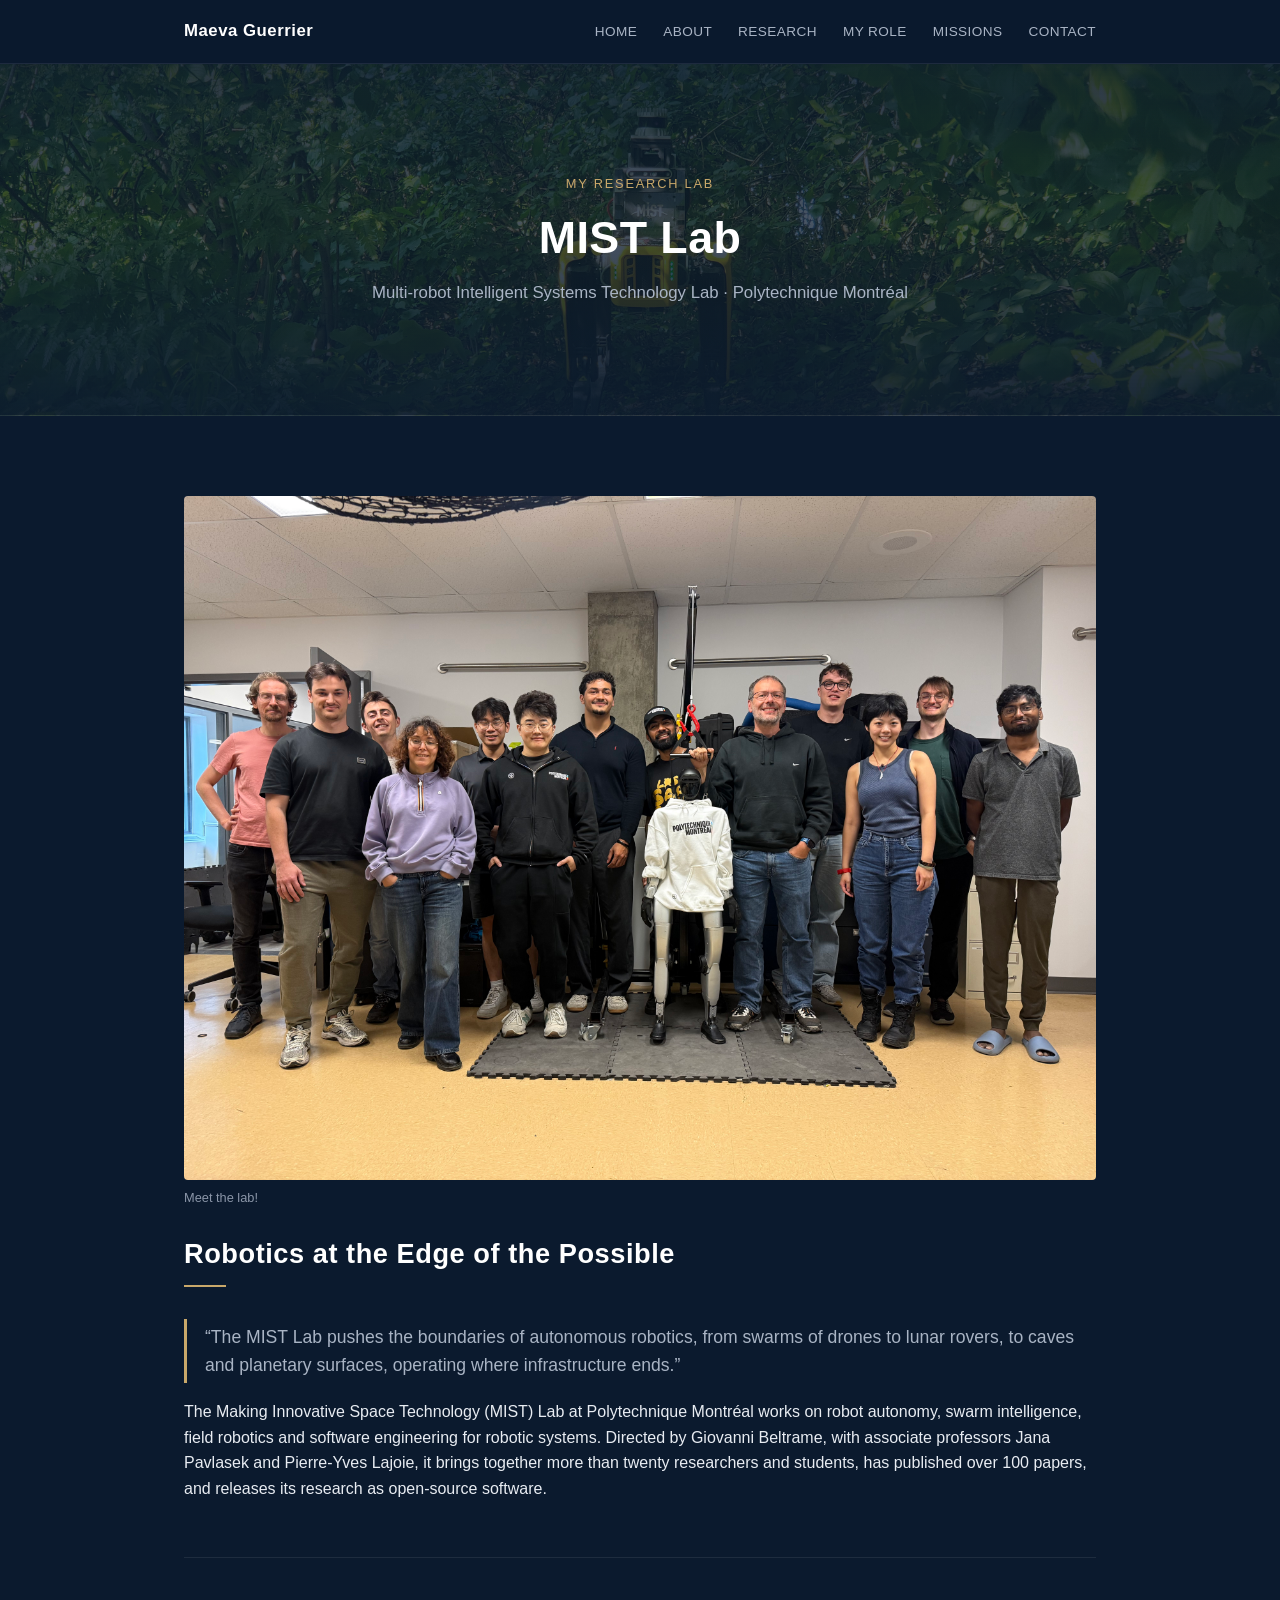
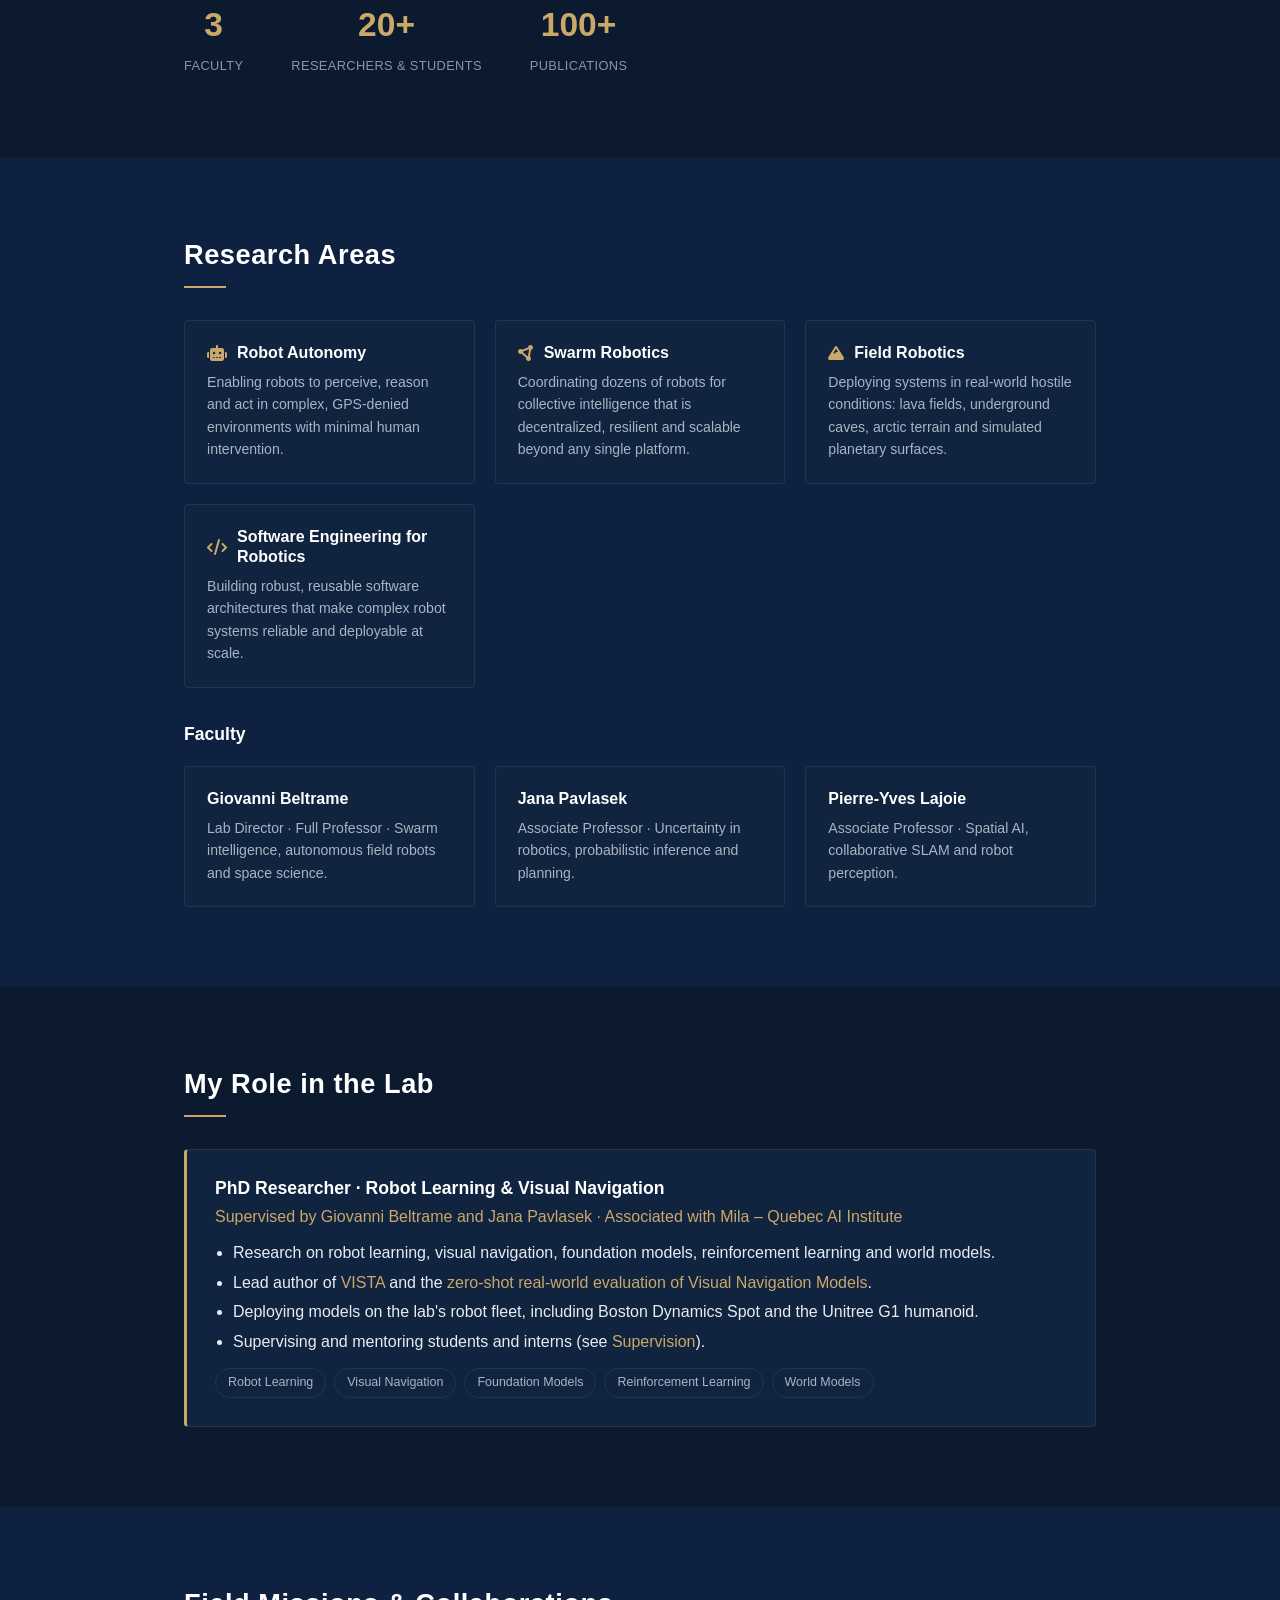
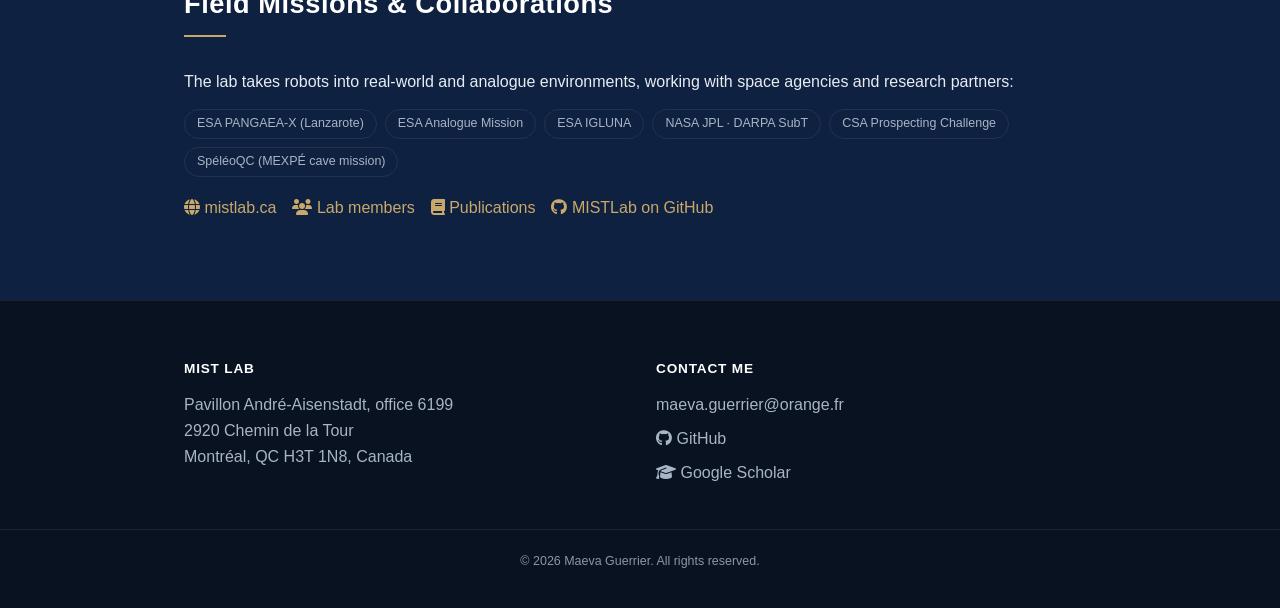
<file: lab.html>
<!DOCTYPE html>
<html lang="en">
<head>
<meta charset="UTF-8">
<meta name="viewport" content="width=device-width, initial-scale=1.0">
<title>MIST Lab — Maeva Guerrier</title>
<meta name="description" content="The MIST Lab at Polytechnique Montréal, where Maeva Guerrier is a PhD researcher in robot learning and visual navigation.">

<link rel="stylesheet" href="static/css/portfolio.css">
<link rel="stylesheet" href="https://cdnjs.cloudflare.com/ajax/libs/font-awesome/6.5.1/css/all.min.css">
<style>
  .lab-photo { margin: 0 0 28px; }
  .lab-photo img { width: 100%; height: auto; border-radius: 4px; display: block; }
  .demo-placeholder { aspect-ratio: 16 / 9; border: 2px dashed var(--line); border-radius: 4px; display: flex; flex-direction: column; align-items: center; justify-content: center; gap: 8px; color: var(--muted); font-size: 0.85rem; text-align: center; padding: 12px; }
  .demo-placeholder i { font-size: 2rem; }
  .lab-photo figcaption { font-size: 0.8rem; color: var(--muted); margin-top: 8px; }
  .lab-tagline { font-size: 1.1rem; color: var(--text-dim); border-left: 3px solid var(--accent); padding: 4px 0 4px 18px; margin-bottom: 16px; }
  .card-grid { display: grid; grid-template-columns: repeat(auto-fill, minmax(220px, 1fr)); gap: 20px; margin-top: 20px; }
  .info-card { padding: 22px; background: var(--card); border: 1px solid var(--line); border-radius: 4px; }
  .info-card h3 { font-size: 1rem; display: flex; align-items: center; gap: 10px; }
  .info-card h3 i { color: var(--accent); }
  .info-card p { font-size: 0.88rem; color: var(--text-dim); margin-top: 8px; }
  .chip-list { display: flex; flex-wrap: wrap; gap: 8px; margin-top: 14px; }
  .chip { font-size: 0.78rem; padding: 4px 12px; border: 1px solid var(--line); border-radius: 999px; color: var(--text-dim); }
  .my-role { padding: 28px; background: var(--card); border: 1px solid var(--line); border-left: 3px solid var(--accent); border-radius: 4px; }
  .my-role ul { margin: 10px 0 0 18px; }
  .my-role li { margin-bottom: 4px; }
  .link-row { display: flex; flex-wrap: wrap; gap: 16px; margin-top: 18px; }
</style>
</head>
<body>

<header class="site-nav">
  <div class="nav-inner">
    <a href="index.html" class="nav-brand">Maeva Guerrier</a>
    <button class="nav-burger" aria-label="menu" aria-expanded="false">
      <span></span><span></span><span></span>
    </button>
    <nav class="nav-links">
      <a href="index.html">Home</a>
      <a href="#about">About</a>
      <a href="#research">Research</a>
      <a href="#my-role">My Role</a>
      <a href="#missions">Missions</a>
      <a href="index.html#contact">Contact</a>
    </nav>
  </div>
</header>

<section class="hero" id="top">
  <div class="hero-inner">
    <p class="eyebrow">My Research Lab</p>
    <h1>MIST Lab</h1>
    <p class="hero-sub">Multi-robot Intelligent Systems Technology Lab &middot; Polytechnique Montréal</p>
  </div>
</section>

<!-- ============ ABOUT ============ -->
<section class="section" id="about">
  <div class="container">
    <figure class="lab-photo">
      <img src="static/images/lab/lab.jpg" alt="Members of the MIST Lab">
      <figcaption>Meet the lab!</figcaption>
    </figure>

    <h2>Robotics at the Edge of the Possible</h2>
    <p class="lab-tagline">
      &ldquo;The MIST Lab pushes the boundaries of autonomous robotics, from swarms of drones to lunar
      rovers, to caves and planetary surfaces, operating where infrastructure ends.&rdquo;
    </p>
    <p>
      The Making Innovative Space Technology (MIST) Lab at Polytechnique Montréal works on
      robot autonomy, swarm intelligence, field robotics and software engineering for robotic systems.
      Directed by Giovanni Beltrame, with associate professors Jana Pavlasek and Pierre-Yves Lajoie,
      it brings together more than twenty researchers and students, has
      published over 100 papers, and releases its research as open-source software.
    </p>

    <div class="stat-strip">
      <div class="stat"><span class="stat-num">3</span><span class="stat-label">Faculty</span></div>
      <div class="stat"><span class="stat-num">20+</span><span class="stat-label">Researchers &amp; Students</span></div>
      <div class="stat"><span class="stat-num">100+</span><span class="stat-label">Publications</span></div>
    </div>
  </div>
</section>

<!-- ============ RESEARCH ============ -->
<section class="section alt" id="research">
  <div class="container">
    <h2>Research Areas</h2>
    <div class="card-grid">
      <div class="info-card">
        <h3><i class="fas fa-robot"></i> Robot Autonomy</h3>
        <p>Enabling robots to perceive, reason and act in complex, GPS-denied environments with minimal human intervention.</p>
      </div>
      <div class="info-card">
        <h3><i class="fas fa-circle-nodes"></i> Swarm Robotics</h3>
        <p>Coordinating dozens of robots for collective intelligence that is decentralized, resilient and scalable beyond any single platform.</p>
      </div>
      <div class="info-card">
        <h3><i class="fas fa-mountain"></i> Field Robotics</h3>
        <p>Deploying systems in real-world hostile conditions: lava fields, underground caves, arctic terrain and simulated planetary surfaces.</p>
      </div>
      <div class="info-card">
        <h3><i class="fas fa-code"></i> Software Engineering for Robotics</h3>
        <p>Building robust, reusable software architectures that make complex robot systems reliable and deployable at scale.</p>
      </div>
    </div>

    <h3 style="margin-top: 36px;">Faculty</h3>
    <div class="card-grid">
      <div class="info-card">
        <h3>Giovanni Beltrame</h3>
        <p>Lab Director &middot; Full Professor &middot; Swarm intelligence, autonomous field robots and space science.</p>
      </div>
      <div class="info-card">
        <h3>Jana Pavlasek</h3>
        <p>Associate Professor &middot; Uncertainty in robotics, probabilistic inference and planning.</p>
      </div>
      <div class="info-card">
        <h3>Pierre-Yves Lajoie</h3>
        <p>Associate Professor &middot; Spatial AI, collaborative SLAM and robot perception.</p>
      </div>
    </div>
  </div>
</section>

<!-- ============ MY ROLE ============ -->
<section class="section" id="my-role">
  <div class="container">
    <h2>My Role in the Lab</h2>
    <div class="my-role">
      <h3>PhD Researcher &middot; Robot Learning &amp; Visual Navigation</h3>
      <p class="role" style="color: var(--accent); margin-top: 4px;">Supervised by Giovanni Beltrame and Jana Pavlasek &middot; Associated with Mila – Quebec AI Institute</p>
      <ul>
        <li>Research on robot learning, visual navigation, foundation models, reinforcement learning and world models.</li>
        <li>Lead author of <a href="papers-pages/vista.html">VISTA</a> and the <a href="papers-pages/zero-shot-eval.html">zero-shot real-world evaluation of Visual Navigation Models</a>.</li>
        <li>Deploying models on the lab's robot fleet, including Boston Dynamics Spot and the Unitree G1 humanoid.</li>
        <li>Supervising and mentoring students and interns (see <a href="index.html#supervision">Supervision</a>).</li>
      </ul>
      <div class="chip-list">
        <span class="chip">Robot Learning</span>
        <span class="chip">Visual Navigation</span>
        <span class="chip">Foundation Models</span>
        <span class="chip">Reinforcement Learning</span>
        <span class="chip">World Models</span>
      </div>
    </div>
  </div>
</section>

<!-- ============ MISSIONS ============ -->
<section class="section alt" id="missions">
  <div class="container">
    <h2>Field Missions &amp; Collaborations</h2>
    <p>The lab takes robots into real-world and analogue environments, working with space agencies and research partners:</p>
    <div class="chip-list">
      <span class="chip">ESA PANGAEA-X (Lanzarote)</span>
      <span class="chip">ESA Analogue Mission</span>
      <span class="chip">ESA IGLUNA</span>
      <span class="chip">NASA JPL &middot; DARPA SubT</span>
      <span class="chip">CSA Prospecting Challenge</span>
      <span class="chip">SpéléoQC (MEXPÉ cave mission)</span>
    </div>

    <div class="link-row">
      <a href="https://mistlab.ca/" target="_blank" rel="noopener"><i class="fas fa-globe"></i> mistlab.ca</a>
      <a href="https://mistlab.ca/mistlab.github.io/people/" target="_blank" rel="noopener"><i class="fas fa-users"></i> Lab members</a>
      <a href="https://mistlab.ca/mistlab.github.io/publications/" target="_blank" rel="noopener"><i class="fas fa-book"></i> Publications</a>
      <a href="https://github.com/MISTLab" target="_blank" rel="noopener"><i class="fab fa-github"></i> MISTLab on GitHub</a>
    </div>
  </div>
</section>

<footer class="site-footer" id="contact">
  <div class="container footer-grid">
    <div>
      <h3>MIST Lab</h3>
      <p>Pavillon André-Aisenstadt, office 6199<br>2920 Chemin de la Tour<br>Montréal, QC H3T 1N8, Canada</p>
    </div>
    <div>
      <h3>Contact Me</h3>
      <p><a href="mailto:maeva.guerrier@orange.fr">maeva.guerrier@orange.fr</a></p>
      <p><a href="https://github.com/MaevaGuerrier" target="_blank" rel="noopener"><i class="fab fa-github"></i> GitHub</a></p>
      <p><a href="https://scholar.google.ca/citations?user=4-GRCBsAAAAJ" target="_blank" rel="noopener"><i class="fas fa-graduation-cap"></i> Google Scholar</a></p>
    </div>
  </div>
  <p class="copyright">&copy; 2026 Maeva Guerrier. All rights reserved.</p>
</footer>

<script src="static/js/portfolio.js"></script>
</body>
</html>
</file>
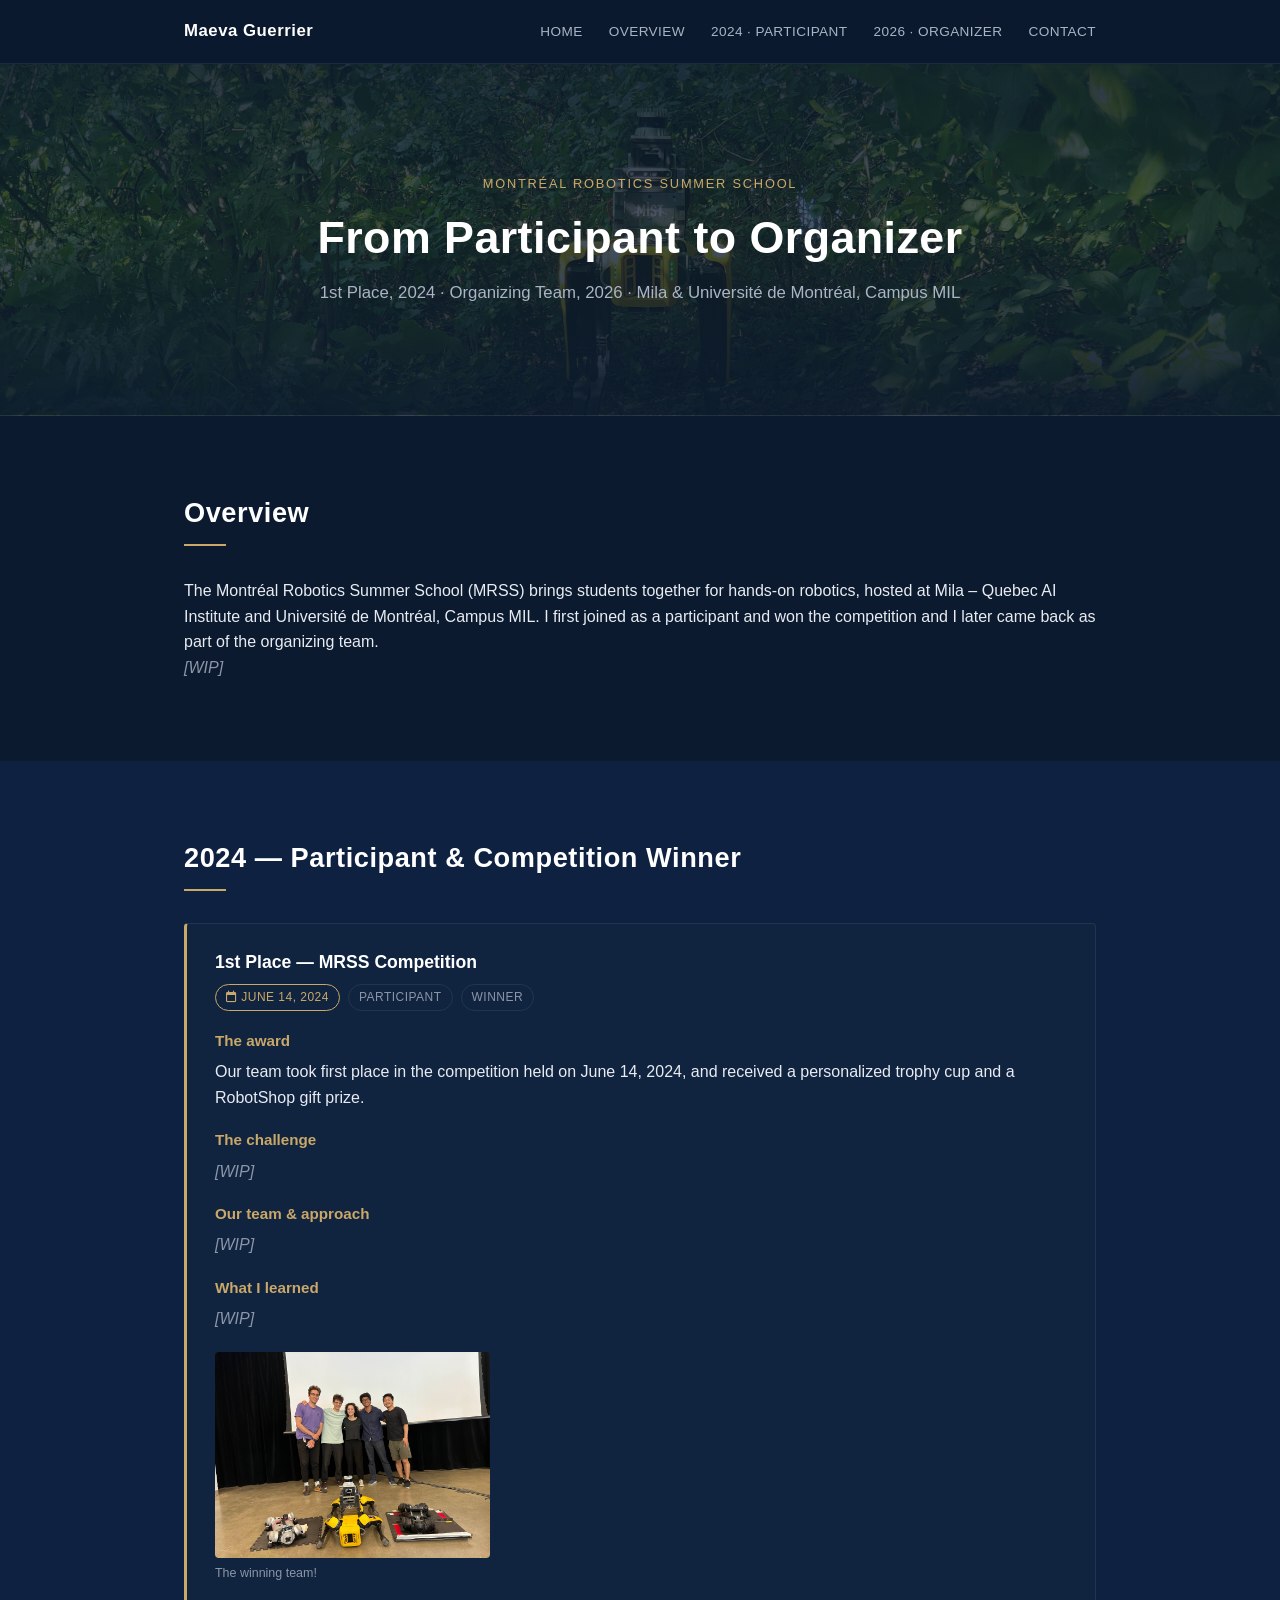
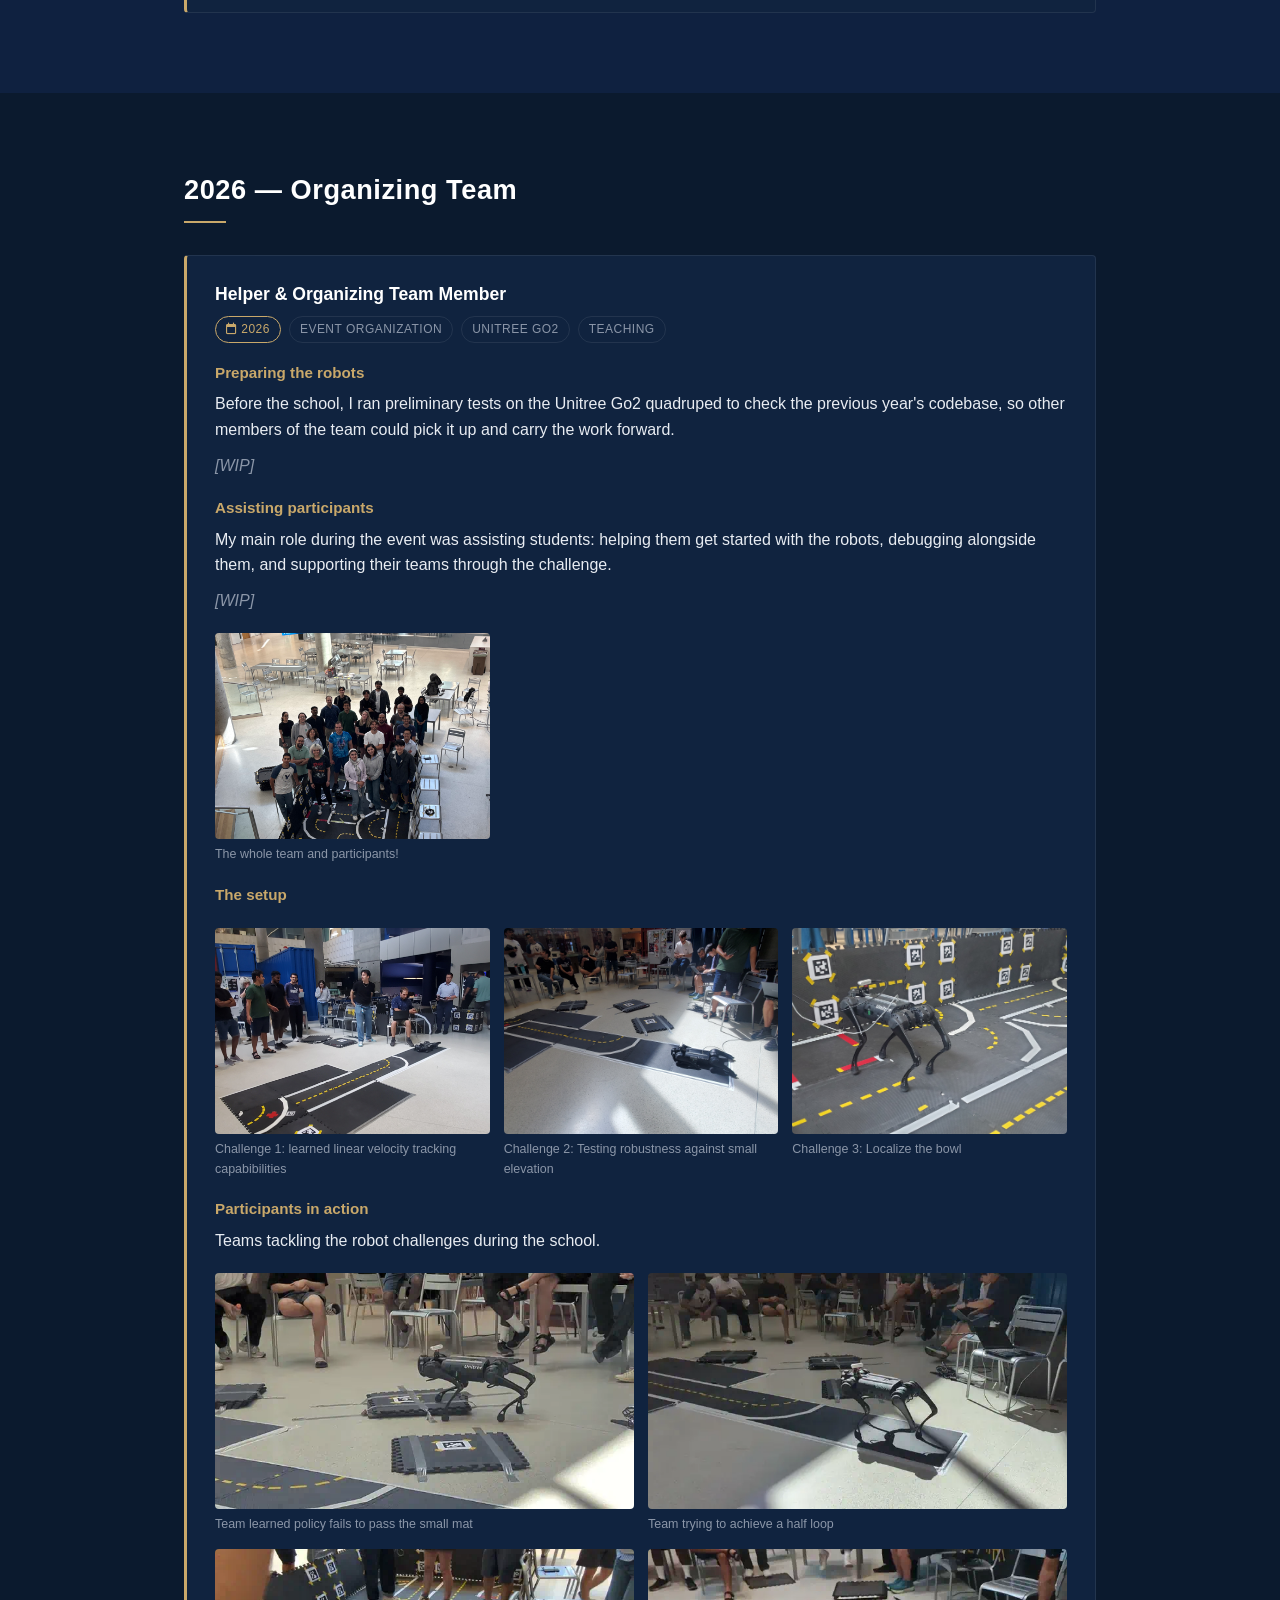
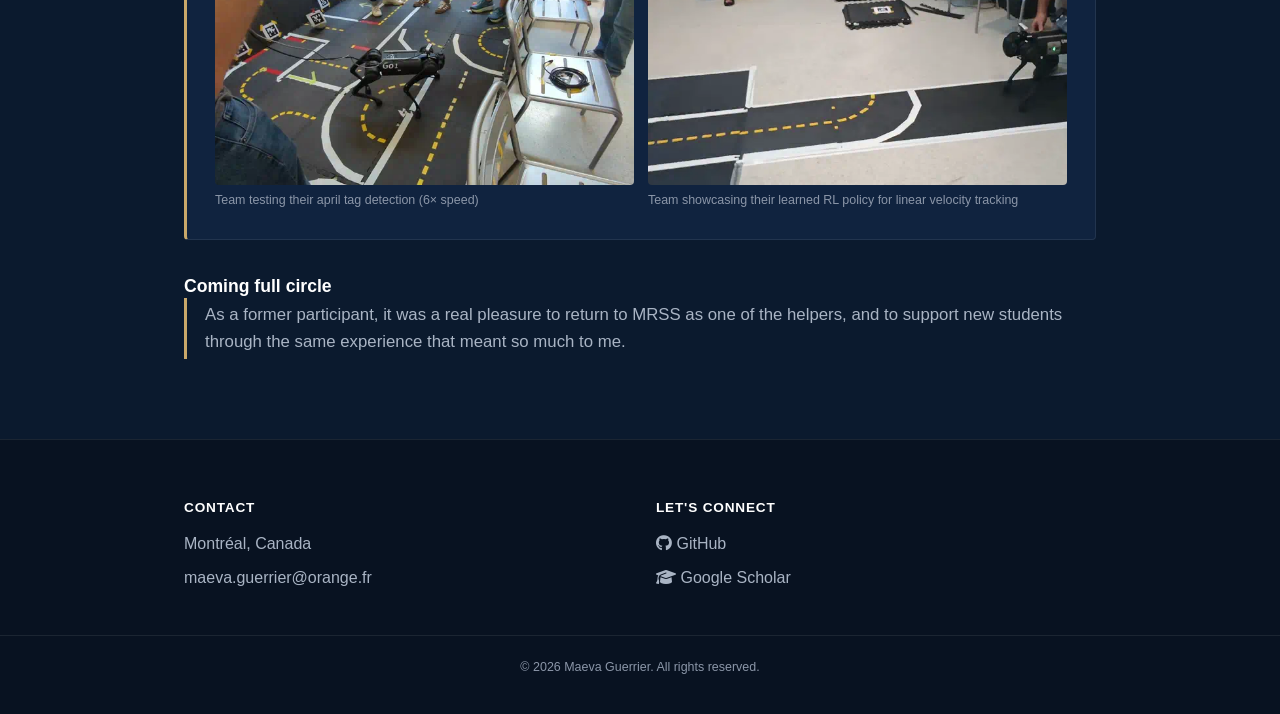
<file: mrss.html>
<!DOCTYPE html>
<html lang="en">
<head>
<meta charset="UTF-8">
<meta name="viewport" content="width=device-width, initial-scale=1.0">
<title>MRSS — Maeva Guerrier</title>
<meta name="description" content="Maeva Guerrier at the Montréal Robotics Summer School: 2024 competition winner and 2026 organizing team member.">

<link rel="stylesheet" href="static/css/portfolio.css">
<link rel="stylesheet" href="https://cdnjs.cloudflare.com/ajax/libs/font-awesome/6.5.1/css/all.min.css">
<style>
  .demo-list { display: flex; flex-direction: column; gap: 32px; }
  .demo-card { padding: 28px; background: var(--card); border: 1px solid var(--line); border-left: 3px solid var(--accent); border-radius: 4px; }
  .demo-meta { display: flex; flex-wrap: wrap; gap: 8px; margin: 10px 0 14px; }
  .demo-tag { font-size: 0.75rem; letter-spacing: 0.04em; text-transform: uppercase; padding: 3px 10px; border: 1px solid var(--line); border-radius: 999px; color: var(--muted); }
  .demo-tag.date { color: var(--accent); border-color: var(--accent); }
  .demo-card p { margin-bottom: 10px; }
  .demo-card h4 { margin: 18px 0 6px; font-size: 0.95rem; color: var(--accent); }
  .demo-card ul { margin: 6px 0 0 18px; }
  .demo-card li { margin-bottom: 4px; }
  .demo-gallery { display: grid; grid-template-columns: repeat(auto-fill, minmax(220px, 1fr)); gap: 14px; margin-top: 20px; }
  .demo-gallery figure { margin: 0; }
  .demo-gallery img { width: 100%; aspect-ratio: 4 / 3; object-fit: cover; border-radius: 4px; display: block; }
  .demo-placeholder { aspect-ratio: 4 / 3; border: 2px dashed var(--line); border-radius: 4px; display: flex; flex-direction: column; align-items: center; justify-content: center; gap: 8px; color: var(--muted); font-size: 0.82rem; text-align: center; padding: 12px; }
  .demo-placeholder i { font-size: 1.6rem; }
  .demo-gallery figcaption { font-size: 0.78rem; color: var(--muted); margin-top: 6px; }
  .todo { color: var(--muted); font-style: italic; }
  /* 2x2 grid of looping clips (animated WebP), kept at their native 16:9 */
  .clip-grid { display: grid; grid-template-columns: repeat(2, 1fr); gap: 14px; margin-top: 20px; }
  .clip-grid figure { margin: 0; }
  .clip-grid img { width: 100%; aspect-ratio: 16 / 9; object-fit: cover; border-radius: 4px; display: block; }
  .clip-grid figcaption { font-size: 0.78rem; color: var(--muted); margin-top: 6px; }
  @media (max-width: 700px) { .clip-grid { grid-template-columns: 1fr; } }
  .reflection { border-left: 3px solid var(--accent); padding: 4px 0 4px 18px; font-size: 1.05rem; color: var(--text-dim); }
</style>
</head>
<body>

<header class="site-nav">
  <div class="nav-inner">
    <a href="index.html" class="nav-brand">Maeva Guerrier</a>
    <button class="nav-burger" aria-label="menu" aria-expanded="false">
      <span></span><span></span><span></span>
    </button>
    <nav class="nav-links">
      <a href="index.html">Home</a>
      <a href="#overview">Overview</a>
      <a href="#participant">2024 · Participant</a>
      <a href="#organizer">2026 · Organizer</a>
      <a href="index.html#contact">Contact</a>
    </nav>
  </div>
</header>

<section class="hero" id="top">
  <div class="hero-inner">
    <p class="eyebrow">Montréal Robotics Summer School</p>
    <h1>From Participant to Organizer</h1>
    <p class="hero-sub">1st Place, 2024 &middot; Organizing Team, 2026 &middot; Mila &amp; Université de Montréal, Campus MIL</p>
  </div>
</section>

<!-- ============ OVERVIEW ============ -->
<section class="section" id="overview">
  <div class="container">
    <h2>Overview</h2>
    <p>
      The Montréal Robotics Summer School (MRSS) brings students together for hands-on robotics,
      hosted at Mila – Quebec AI Institute and Université de Montréal, Campus MIL. I first joined
      as a participant and won the competition and I later came back as part of the organizing team.
    </p>
    <p class="todo">[WIP]</p>
  </div>
</section>

<!-- ============ 2024 PARTICIPANT ============ -->
<section class="section alt" id="participant">
  <div class="container">
    <h2>2024 — Participant &amp; Competition Winner</h2>
    <article class="demo-card">
      <h3>1st Place — MRSS Competition</h3>
      <div class="demo-meta">
        <span class="demo-tag date"><i class="far fa-calendar"></i> June 14, 2024</span>
        <span class="demo-tag">Participant</span>
        <span class="demo-tag">Winner</span>
      </div>

      <h4>The award</h4>
      <p>
        Our team took first place in the competition held on June 14, 2024, and received a
        personalized trophy cup and a RobotShop gift prize.
      </p>

      <h4>The challenge</h4>
      <p class="todo">[WIP]</p>

      <h4>Our team &amp; approach</h4>
      <p class="todo">[WIP]</p>

      <h4>What I learned</h4>
      <p class="todo">[WIP]</p>

      <div class="demo-gallery">
        <figure>
          <img src="static/images/mrss/mrss_20242.jpg" alt="MRSS 2024 robotics summer school" loading="lazy">
          <figcaption>The winning team!</figcaption>
        </figure>
      </div>
    </article>
  </div>
</section>

<!-- ============ 2026 ORGANIZER ============ -->
<section class="section" id="organizer">
  <div class="container">
    <h2>2026 — Organizing Team</h2>
    <article class="demo-card">
      <h3>Helper &amp; Organizing Team Member</h3>
      <div class="demo-meta">
        <span class="demo-tag date"><i class="far fa-calendar"></i> 2026</span>
        <span class="demo-tag">Event organization</span>
        <span class="demo-tag">Unitree Go2</span>
        <span class="demo-tag">Teaching</span>
      </div>

      <h4>Preparing the robots</h4>
      <p>
        Before the school, I ran preliminary tests on the Unitree Go2 quadruped to check the
        previous year's codebase, so other members of the team could pick it up and carry the work forward.
      </p>
      <!-- <p class="todo">[Optional: what you tested, issues you found, what was handed over.]</p> -->
      <p class="todo">[WIP]</p>
      
      <h4>Assisting participants</h4>
      <p>
        My main role during the event was assisting students: helping them get started with the
        robots, debugging alongside them, and supporting their teams through the challenge.
      </p>
      <!-- [Optional: number of students or teams, memorable moments.] -->
      <p class="todo">[WIP]</p>

      <div class="demo-gallery">
        <figure>
          <img src="static/images/mrss/mrss_2026.jpeg" alt="MRSS 2026 organizing team" loading="lazy">
          <figcaption>The whole team and participants!</figcaption>
        </figure>
      </div>

      <h4>The setup</h4>
      <div class="demo-gallery">
        <figure>
          <img src="static/images/mrss/mrss2026setup1.jpg" alt="MRSS 2026 setup" loading="lazy">
          <figcaption>Challenge 1: learned linear velocity tracking capabibilities</figcaption>
        </figure>
        <figure>
          <img src="static/images/mrss/mrss2026setup2.jpg" alt="MRSS 2026 setup" loading="lazy">
          <figcaption>Challenge 2: Testing robustness against small elevation</figcaption>
        </figure>
        <figure>
          <img src="static/images/mrss/mrss2026setup3.jpg" alt="MRSS 2026 setup" loading="lazy">
          <figcaption>Challenge 3: Localize the bowl</figcaption>
        </figure>
      </div>

      <h4>Participants in action</h4>
      <p>Teams tackling the robot challenges during the school.</p>
      <div class="clip-grid">
        <figure>
          <img src="static/videos/mrss/mrss2026_participants_challenges1.webp" alt="MRSS 2026 participants working on the robot challenge (clip 1)" loading="lazy">
          <figcaption>Team learned policy fails to pass the small mat</figcaption>
        </figure>
        <figure>
          <img src="static/videos/mrss/mrss2026_participants_challenges2.webp" alt="MRSS 2026 participants working on the robot challenge (clip 2)" loading="lazy">
          <figcaption>Team trying to achieve a half loop</figcaption>
        </figure>
        <figure>
          <img src="static/videos/mrss/mrss2026_participants_challenges3.webp" alt="MRSS 2026 participants working on the robot challenge (clip 3)" loading="lazy">
          <figcaption>Team testing their april tag detection (6&times; speed)</figcaption>
        </figure>
        <figure>
          <img src="static/videos/mrss/mrss2026_participants_challenges4.webp" alt="MRSS 2026 participants working on the robot challenge (clip 4)" loading="lazy">
          <figcaption>Team showcasing their learned RL policy for linear velocity tracking</figcaption>
        </figure>
      </div>
    </article>

    <h3 style="margin-top: 36px;">Coming full circle</h3>
    <p class="reflection">
      As a former participant, it was a real pleasure to return to MRSS as one of the helpers,
      and to support new students through the same experience that meant so much to me.
    </p>
  </div>
</section>

<footer class="site-footer" id="contact">
  <div class="container footer-grid">
    <div>
      <h3>Contact</h3>
      <p>Montréal, Canada</p>
      <p><a href="mailto:maeva.guerrier@orange.fr">maeva.guerrier@orange.fr</a></p>
    </div>
    <div>
      <h3>Let's Connect</h3>
      <p><a href="https://github.com/MaevaGuerrier" target="_blank" rel="noopener"><i class="fab fa-github"></i> GitHub</a></p>
      <p><a href="https://scholar.google.ca/citations?user=4-GRCBsAAAAJ" target="_blank" rel="noopener"><i class="fas fa-graduation-cap"></i> Google Scholar</a></p>
    </div>
  </div>
  <p class="copyright">&copy; 2026 Maeva Guerrier. All rights reserved.</p>
</footer>

<script src="static/js/portfolio.js"></script>
</body>
</html>
</file>
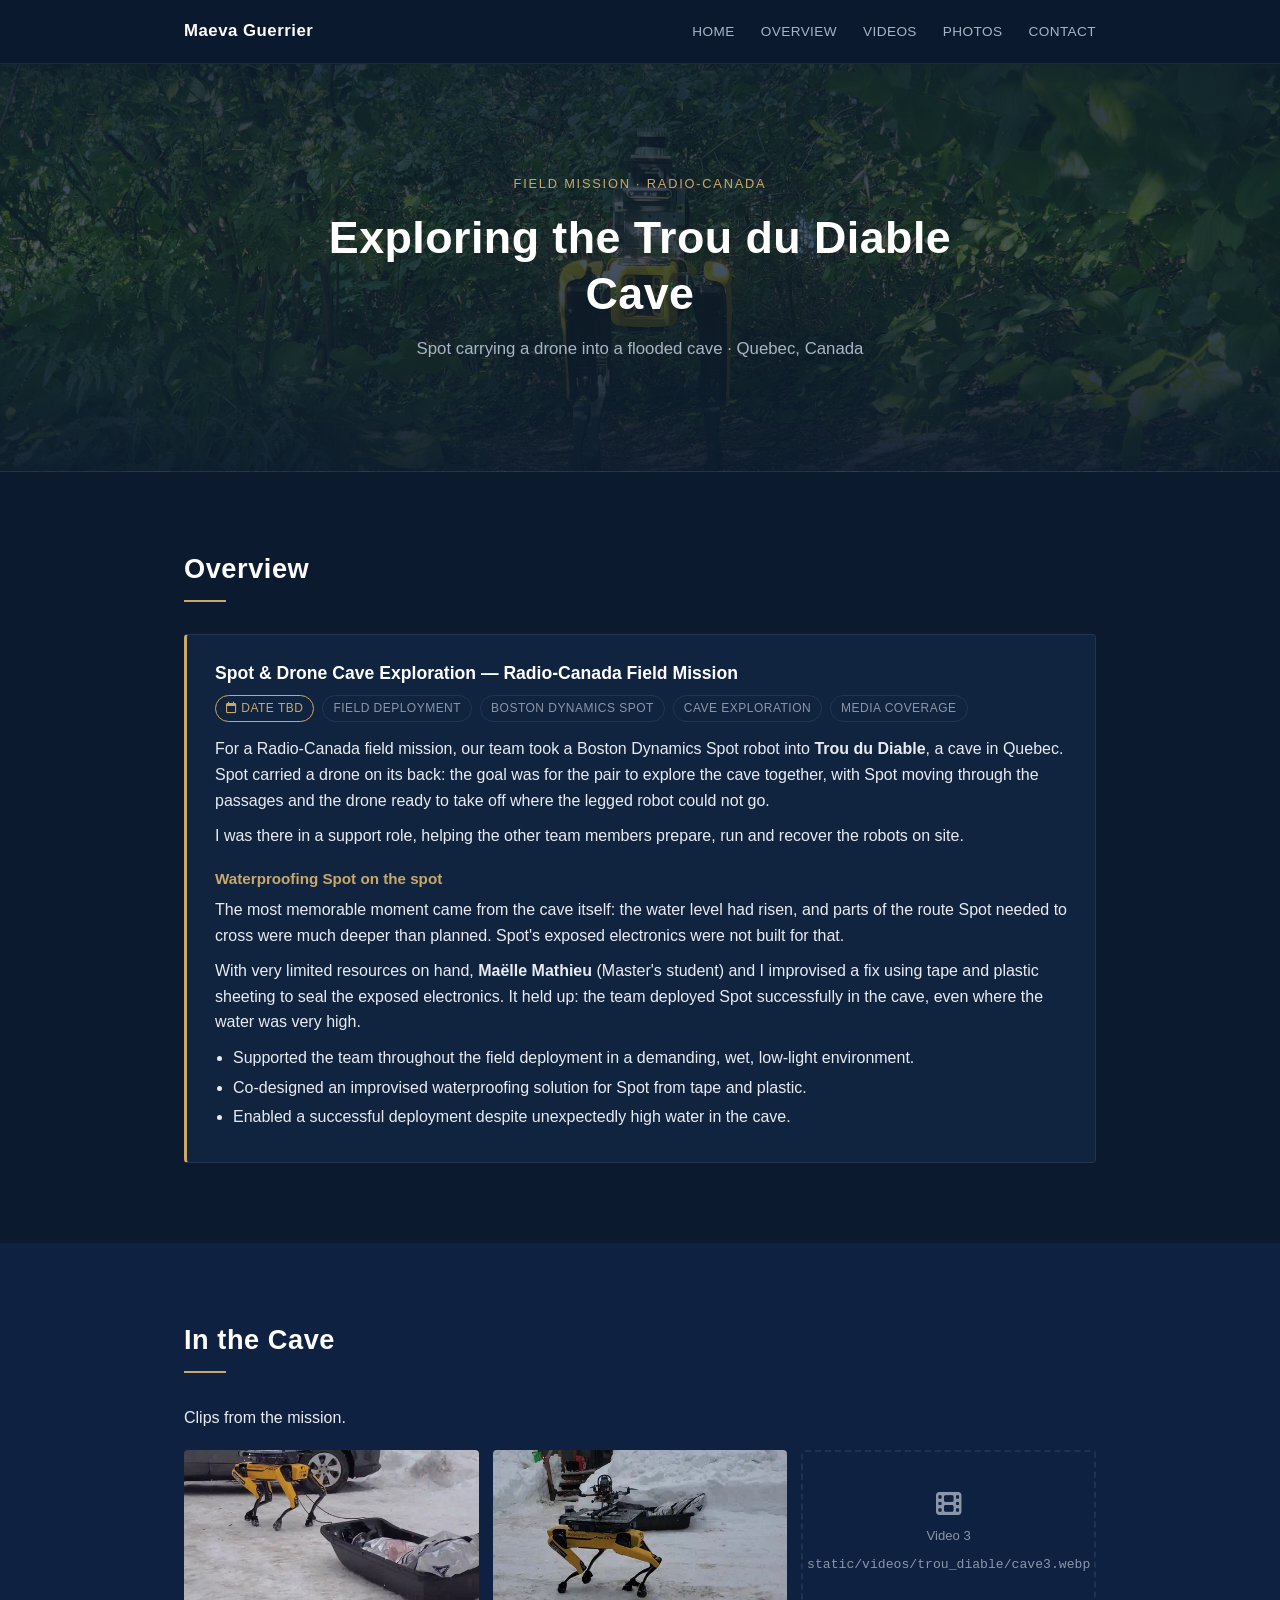
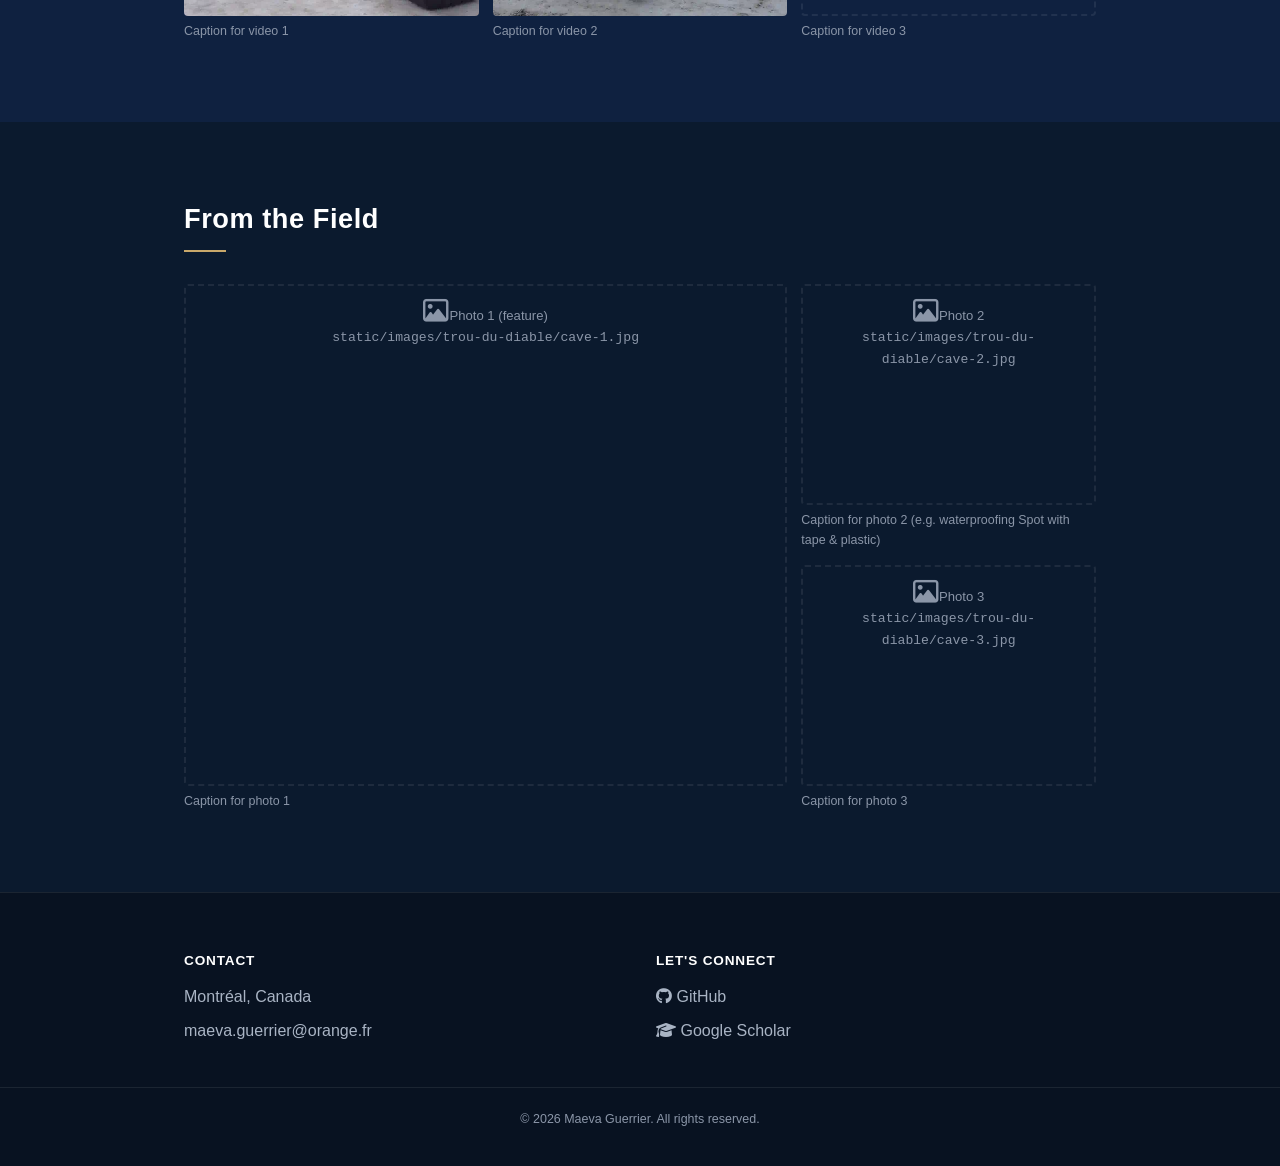
<file: trou-du-diable.html>
<!DOCTYPE html>
<html lang="en">
<head>
<meta charset="UTF-8">
<meta name="viewport" content="width=device-width, initial-scale=1.0">
<title>Trou du Diable Cave — Maeva Guerrier</title>
<meta name="description" content="Radio-Canada field mission in the Trou du Diable cave, Quebec: exploring a flooded cave with a Spot robot carrying a drone on its back.">

<link rel="stylesheet" href="static/css/portfolio.css">
<link rel="stylesheet" href="https://cdnjs.cloudflare.com/ajax/libs/font-awesome/6.5.1/css/all.min.css">
<style>
  .demo-card { padding: 28px; background: var(--card); border: 1px solid var(--line); border-left: 3px solid var(--accent); border-radius: 4px; }
  .demo-meta { display: flex; flex-wrap: wrap; gap: 8px; margin: 10px 0 14px; }
  .demo-tag { font-size: 0.75rem; letter-spacing: 0.04em; text-transform: uppercase; padding: 3px 10px; border: 1px solid var(--line); border-radius: 999px; color: var(--muted); }
  .demo-tag.date { color: var(--accent); border-color: var(--accent); }
  .demo-card p { margin-bottom: 10px; }
  .demo-card h4 { margin: 18px 0 6px; font-size: 0.95rem; color: var(--accent); }
  .demo-card ul { margin: 6px 0 0 18px; }
  .demo-card li { margin-bottom: 4px; }

  /* ---------- 3-up video showcase (all play together) ---------- */
  .video-grid { display: grid; grid-template-columns: repeat(3, 1fr); gap: 14px; margin-top: 20px; }
  .video-grid figure { margin: 0; }
  .video-frame {
    position: relative; aspect-ratio: 16 / 9; border-radius: 4px; overflow: hidden;
    border: 2px dashed var(--line);
  }
  .video-frame .ph {
    position: absolute; inset: 0; display: flex; flex-direction: column; align-items: center;
    justify-content: center; gap: 8px; color: var(--muted); font-size: 0.82rem; text-align: center; padding: 12px;
  }
  .video-frame .ph i { font-size: 1.6rem; }
  /* The video sits above the placeholder text; once a real file loads, it covers it. */
  .video-frame img { position: relative; z-index: 1; width: 100%; height: 100%; object-fit: cover; display: block; }
  .video-frame:has(img) { border: none; }
  .video-grid figcaption, .photo-mosaic figcaption { font-size: 0.78rem; color: var(--muted); margin-top: 6px; }

  /* ---------- 3-photo mosaic: one large feature + two stacked tiles ---------- */
  .photo-mosaic {
    display: grid; grid-template-columns: repeat(3, 1fr); gap: 14px; margin-top: 20px;
    grid-template-areas:
      "a a b"
      "a a c";
  }
  .photo-mosaic figure { margin: 0; display: flex; flex-direction: column; min-height: 0; }
  .photo-mosaic figure:nth-child(1) { grid-area: a; }
  .photo-mosaic figure:nth-child(2) { grid-area: b; }
  .photo-mosaic figure:nth-child(3) { grid-area: c; }
  .photo-mosaic img, .photo-mosaic .demo-placeholder { width: 100%; flex: 1; min-height: 140px; object-fit: cover; border-radius: 4px; display: block; }
  .photo-mosaic figure:not(:first-child) img,
  .photo-mosaic figure:not(:first-child) .demo-placeholder { aspect-ratio: 4 / 3; }
  .demo-placeholder { border: 2px dashed var(--line); border-radius: 4px; display: flex; flex-direction: column; align-items: center; justify-content: center; gap: 8px; color: var(--muted); font-size: 0.82rem; text-align: center; padding: 12px; }
  .demo-placeholder i { font-size: 1.6rem; }

  @media (max-width: 700px) {
    .video-grid { grid-template-columns: 1fr; }
    .photo-mosaic { grid-template-columns: repeat(2, 1fr); grid-template-areas: "a a" "b c"; }
    .photo-mosaic figure:first-child .demo-placeholder,
    .photo-mosaic figure:first-child img { aspect-ratio: 4 / 3; }
  }
</style>
</head>
<body>

<header class="site-nav">
  <div class="nav-inner">
    <a href="index.html" class="nav-brand">Maeva Guerrier</a>
    <button class="nav-burger" aria-label="menu" aria-expanded="false">
      <span></span><span></span><span></span>
    </button>
    <nav class="nav-links">
      <a href="index.html">Home</a>
      <a href="#overview">Overview</a>
      <a href="#videos">Videos</a>
      <a href="#photos">Photos</a>
      <a href="index.html#contact">Contact</a>
    </nav>
  </div>
</header>

<section class="hero" id="top">
  <div class="hero-inner">
    <p class="eyebrow">Field Mission &middot; Radio-Canada</p>
    <h1>Exploring the Trou du Diable Cave</h1>
    <p class="hero-sub">Spot carrying a drone into a flooded cave &middot; Quebec, Canada</p>
  </div>
</section>

<!-- ============ OVERVIEW ============ -->
<section class="section" id="overview">
  <div class="container">
    <h2>Overview</h2>
    <article class="demo-card">
      <h3>Spot &amp; Drone Cave Exploration — Radio-Canada Field Mission</h3>
      <div class="demo-meta">
        <!-- TODO: replace with the mission date -->
        <span class="demo-tag date"><i class="far fa-calendar"></i> Date TBD</span>
        <span class="demo-tag">Field deployment</span>
        <span class="demo-tag">Boston Dynamics Spot</span>
        <span class="demo-tag">Cave exploration</span>
        <span class="demo-tag">Media coverage</span>
      </div>
      <p>
        For a Radio-Canada field mission, our team took a Boston Dynamics Spot robot into
        <strong>Trou du Diable</strong>, a cave in Quebec. Spot carried a drone on its back:
        the goal was for the pair to explore the cave together, with Spot moving through the
        passages and the drone ready to take off where the legged robot could not go.
      </p>
      <p>
        I was there in a support role, helping the other team members prepare, run and recover
        the robots on site.
      </p>

      <h4>Waterproofing Spot on the spot</h4>
      <p>
        The most memorable moment came from the cave itself: the water level had risen, and
        parts of the route Spot needed to cross were much deeper than planned. Spot's exposed
        electronics were not built for that.
      </p>
      <p>
        With very limited resources on hand, <strong>Maëlle Mathieu</strong> (Master's student)
        and I improvised a fix using tape and plastic sheeting to seal the exposed electronics.
        It held up: the team deployed Spot successfully in the cave, even where the water was
        very high.
      </p>
      <ul>
        <li>Supported the team throughout the field deployment in a demanding, wet, low-light environment.</li>
        <li>Co-designed an improvised waterproofing solution for Spot from tape and plastic.</li>
        <li>Enabled a successful deployment despite unexpectedly high water in the cave.</li>
      </ul>
    </article>
  </div>
</section>

<!-- ============ VIDEOS ============ -->
<section class="section alt" id="videos">
  <div class="container">
    <h2>In the Cave</h2>
    <p>Clips from the mission.</p>
    <!-- Clips are animated WebP in static/videos/trou_diable/ (convert with ffmpeg, libwebp_anim). -->
    <div class="video-grid" id="cave-videos">
      <figure>
        <div class="video-frame">
          <img src="static/videos/trou_diable/cave1.webp" alt="Spot carrying the drone on its back (clip 1)" loading="lazy">
        </div>
        <figcaption>Caption for video 1</figcaption>
      </figure>
      <figure>
        <div class="video-frame">
          <img src="static/videos/trou_diable/cave2.webp" alt="Spot carrying the drone on its back through the snow (1.5&times; speed)" loading="lazy">
        </div>
        <figcaption>Caption for video 2</figcaption>
      </figure>
      <figure>
        <div class="video-frame">
          <div class="ph"><i class="fas fa-film"></i>Video 3<br><code>static/videos/trou_diable/cave3.webp</code></div>
        </div>
        <figcaption>Caption for video 3</figcaption>
      </figure>
    </div>
  </div>
</section>

<!-- ============ PHOTOS ============ -->
<section class="section" id="photos">
  <div class="container">
    <h2>From the Field</h2>
    <!-- Replace each .demo-placeholder with: <img src="static/images/trou-du-diable/cave-N.jpg" alt="...">
         Photo 1 is the large feature tile. -->
    <div class="photo-mosaic">
      <figure>
        <div class="demo-placeholder"><i class="far fa-image"></i>Photo 1 (feature)<br><code>static/images/trou-du-diable/cave-1.jpg</code></div>
        <figcaption>Caption for photo 1</figcaption>
      </figure>
      <figure>
        <div class="demo-placeholder"><i class="far fa-image"></i>Photo 2<br><code>static/images/trou-du-diable/cave-2.jpg</code></div>
        <figcaption>Caption for photo 2 (e.g. waterproofing Spot with tape &amp; plastic)</figcaption>
      </figure>
      <figure>
        <div class="demo-placeholder"><i class="far fa-image"></i>Photo 3<br><code>static/images/trou-du-diable/cave-3.jpg</code></div>
        <figcaption>Caption for photo 3</figcaption>
      </figure>
    </div>
  </div>
</section>

<footer class="site-footer" id="contact">
  <div class="container footer-grid">
    <div>
      <h3>Contact</h3>
      <p>Montréal, Canada</p>
      <p><a href="mailto:maeva.guerrier@orange.fr">maeva.guerrier@orange.fr</a></p>
    </div>
    <div>
      <h3>Let's Connect</h3>
      <p><a href="https://github.com/MaevaGuerrier" target="_blank" rel="noopener"><i class="fab fa-github"></i> GitHub</a></p>
      <p><a href="https://scholar.google.ca/citations?user=4-GRCBsAAAAJ" target="_blank" rel="noopener"><i class="fas fa-graduation-cap"></i> Google Scholar</a></p>
    </div>
  </div>
  <p class="copyright">&copy; 2026 Maeva Guerrier. All rights reserved.</p>
</footer>

<script src="static/js/portfolio.js"></script>
</body>
</html>
</file>
<file: static/css/portfolio.css>
/* ---------- Reset / base ---------- */
* { box-sizing: border-box; margin: 0; padding: 0; }

:root {
  --text: #e8ecf2;
  --text-dim: #a9b4c4;
  --muted: #8b96a8;
  --bg: #0b1a2e;
  --bg-alt: #0f2140;
  --card: #10233f;
  --accent: #c9a86a;
  --accent-soft: rgba(201, 168, 106, 0.15);
  --line: rgba(255, 255, 255, 0.08);
  --max-width: 960px;
}

body {
  font-family: "Helvetica Neue", Arial, sans-serif;
  color: var(--text);
  line-height: 1.6;
  background: var(--bg);
}

.container {
  max-width: var(--max-width);
  margin: 0 auto;
  padding: 0 24px;
}

h1, h2, h3 { font-weight: 600; line-height: 1.25; color: #fff; }
h2 {
  font-size: 1.7rem;
  margin-bottom: 32px;
  letter-spacing: 0.02em;
}
h2::after {
  content: "";
  display: block;
  width: 42px;
  height: 2px;
  background: var(--accent);
  margin-top: 14px;
}
h3 { font-size: 1.1rem; }

a { color: var(--accent); text-decoration: none; }
a:hover { color: #e0c589; text-decoration: none; }

/* ---------- Nav ---------- */
.site-nav {
  position: sticky;
  top: 0;
  background: rgba(11, 26, 46, 0.92);
  backdrop-filter: blur(8px);
  border-bottom: 1px solid var(--line);
  z-index: 100;
}
.nav-inner {
  max-width: var(--max-width);
  margin: 0 auto;
  padding: 18px 24px;
  display: flex;
  align-items: center;
  justify-content: space-between;
}
.nav-brand {
  font-weight: 600;
  color: #fff;
  font-size: 1.05rem;
  letter-spacing: 0.03em;
}
.nav-brand:hover { color: #fff; }

.nav-links { display: flex; gap: 26px; }
.nav-links a {
  color: var(--text-dim);
  font-size: 0.85rem;
  letter-spacing: 0.03em;
  text-transform: uppercase;
}
.nav-links a:hover { color: var(--accent); }

.nav-burger {
  display: none;
  flex-direction: column;
  gap: 5px;
  background: none;
  border: none;
  cursor: pointer;
  padding: 6px;
}
.nav-burger span {
  width: 22px; height: 2px; background: var(--text); display: block;
}

@media (max-width: 720px) {
  .nav-links {
    display: none;
    position: absolute;
    top: 100%; left: 0; right: 0;
    background: var(--bg-alt);
    flex-direction: column;
    gap: 0;
    border-bottom: 1px solid var(--line);
  }
  .nav-links.is-open { display: flex; }
  .nav-links a { padding: 16px 24px; border-top: 1px solid var(--line); }
  .nav-burger { display: flex; }
}

/* ---------- Hero ---------- */
.hero {
  position: relative;
  padding: 110px 24px 76px;
  text-align: center;
  background-image:
    linear-gradient(180deg, rgba(11,26,46,0.88) 0%, rgba(11,26,46,0.75) 45%, rgba(11,26,46,0.95) 100%),
    url('../images/spot_leaves_sunny.jpg');
  background-size: cover;
  background-position: center 35%;
  border-bottom: 1px solid var(--line);
}


.hero-inner { max-width: 700px; margin: 0 auto; }
.eyebrow {
  color: var(--accent);
  font-size: 0.8rem;
  letter-spacing: 0.14em;
  text-transform: uppercase;
  margin-bottom: 16px;
}
.hero h1 {
  font-size: 2.8rem;
  margin-bottom: 14px;
  color: #fff;
  letter-spacing: 0.01em;
}
.hero-sub { color: var(--text-dim); font-size: 1.05rem; margin-bottom: 32px; }
.btn-resume {
  display: inline-block;
  padding: 13px 32px;
  background: transparent;
  border: 1px solid var(--accent);
  color: var(--accent);
  border-radius: 2px;
  font-size: 0.85rem;
  letter-spacing: 0.06em;
  text-transform: uppercase;
  transition: background 0.2s ease, color 0.2s ease;
}
.btn-resume:hover {
  background: var(--accent);
  color: var(--bg);
}

/* ---------- Sections ---------- */
.section { padding: 80px 0; }
.section.alt { background: var(--bg-alt); }

/* ---------- Profile ---------- */
.profile-grid {
  display: grid;
  grid-template-columns: 2fr 1fr;
  gap: 48px;
  align-items: center;
}
.profile-text p { color: var(--text-dim); margin-bottom: 16px; }
.profile-photo img {
  width: 100%;
  border-radius: 4px;
  object-fit: cover;
  border: 1px solid var(--line);
}
.stat-strip {
  display: flex;
  gap: 48px;
  margin-top: 56px;
  flex-wrap: wrap;
  border-top: 1px solid var(--line);
  padding-top: 40px;
}
.stat { text-align: center; }
.stat-num { display: block; font-size: 2.1rem; font-weight: 700; color: var(--accent); }
.stat-label { font-size: 0.8rem; color: var(--muted); letter-spacing: 0.03em; text-transform: uppercase; }

@media (max-width: 720px) {
  .profile-grid { grid-template-columns: 1fr; }
}

/* ---------- Timeline (Experience / Education) ---------- */
.timeline { display: flex; flex-direction: column; gap: 36px; }
.timeline-item {
  display: grid;
  grid-template-columns: 88px 1fr;
  gap: 24px;
  align-items: start;
  padding-bottom: 36px;
  border-bottom: 1px solid var(--line);
}
.timeline-item:last-child { border-bottom: none; }
.org-logo {
  width: 100%;
  height: auto;
  object-fit: contain;
}
/* Real logos: shown in their own colours on a white tile (the files have white backgrounds). */
img.org-logo {
  display: block;
  box-sizing: border-box;
  background: #fff;
  padding: 6px;
  border-radius: 6px;
}
/* Several logos for one entry (e.g. Polytechnique + Mila), stacked. */
.org-logos { display: flex; flex-direction: column; gap: 8px; }
/* Icon fallback for organizations without a logo file. */
.org-icon { filter: brightness(0) invert(1); opacity: 0.85; }
.timeline-content .role { color: var(--accent); font-size: 0.9rem; margin-top: 2px; }
.timeline-content .dates { color: var(--muted); font-size: 0.82rem; margin-bottom: 8px; }
.timeline-content p:not(.role):not(.dates) { color: var(--text-dim); }

@media (max-width: 720px) {
  .timeline-item { grid-template-columns: 64px 1fr; gap: 16px; }
}

/* ---------- Publications ---------- */
.pub-list { display: flex; flex-direction: column; gap: 30px; }
.pub-item {
  padding: 22px;
  background: var(--card);
  border: 1px solid var(--line);
  border-radius: 4px;
  transition: border-color 0.2s ease;
}
.pub-item:hover { border-color: var(--accent); }
.pub-item h3 { margin-bottom: 6px; }
.pub-item h3 a { color: var(--text); }
.pub-item h3 a:hover { color: var(--accent); }
.pub-authors { font-size: 0.88rem; color: var(--text-dim); }
.pub-venue { font-size: 0.82rem; color: var(--muted); font-style: italic; margin-top: 4px; }

/* ---------- Awards ---------- */
.awards-grid {
  display: grid;
  grid-template-columns: repeat(auto-fill, minmax(220px, 1fr));
  gap: 20px;
}
.award-item {
  padding: 22px;
  background: var(--card);
  border: 1px solid var(--line);
  border-radius: 4px;
}
.award-item h3 { font-size: 1rem; }
.award-org { font-size: 0.82rem; color: var(--muted); margin-top: 6px; }

/* ---------- Projects ---------- */
.projects-grid {
  display: grid;
  grid-template-columns: repeat(auto-fill, minmax(240px, 1fr));
  gap: 20px;
}
.project-card {
  padding: 22px;
  background: var(--card);
  border: 1px solid var(--line);
  border-radius: 4px;
  transition: border-color 0.2s ease, transform 0.2s ease;
}
.project-card:hover { border-color: var(--accent); transform: translateY(-2px); }
.project-card p { font-size: 0.88rem; color: var(--text-dim); margin-top: 8px; }

/* ---------- Quote ---------- */
.quote-block {
  text-align: center;
  padding: 88px 24px;
  max-width: 700px;
  margin: 0 auto;
}
.quote-block blockquote {
  font-size: 1.4rem;
  font-style: italic;
  color: #fff;
  font-weight: 300;
}
.quote-attribution { margin-top: 18px; color: var(--accent); font-size: 0.85rem; letter-spacing: 0.04em; }

/* ---------- Footer ---------- */
.site-footer {
  background: #081221;
  color: var(--text-dim);
  padding: 60px 0 28px;
  border-top: 1px solid var(--line);
}
.site-footer h3 {
  color: #fff;
  margin-bottom: 14px;
  font-size: 0.85rem;
  letter-spacing: 0.06em;
  text-transform: uppercase;
}
.site-footer p { margin-bottom: 8px; }
.site-footer a { color: var(--text-dim); }
.site-footer a:hover { color: var(--accent); }
.footer-grid {
  display: grid;
  grid-template-columns: 1fr 1fr;
  gap: 32px;
  margin-bottom: 36px;
}
.copyright {
  text-align: center;
  font-size: 0.78rem;
  color: var(--muted);
  border-top: 1px solid var(--line);
  padding-top: 22px;
}

@media (max-width: 720px) {
  .footer-grid { grid-template-columns: 1fr; }
}
</file>
<file: static/css/home.css>
/* Home page (recruiter-first). Builds on portfolio.css tokens. */

html { scroll-behavior: smooth; scroll-padding-top: 72px; }
@media (prefers-reduced-motion: reduce) { html { scroll-behavior: auto; } }

.lead { color: var(--text-dim); font-size: 1.05rem; max-width: 680px; margin: -12px 0 40px; }

/* ---------- Nav additions ---------- */
.nav-links { align-items: center; }
.nav-cta {
  padding: 7px 16px;
  border: 1px solid var(--accent);
  border-radius: 2px;
  color: var(--accent) !important;
}
.nav-cta:hover { background: var(--accent); color: var(--bg) !important; }
@media (max-width: 860px) {
  .nav-links {
    display: none; position: absolute; top: 100%; left: 0; right: 0;
    background: var(--bg-alt); flex-direction: column; gap: 0;
    border-bottom: 1px solid var(--line); align-items: stretch;
  }
  .nav-links.is-open { display: flex; }
  .nav-links a { padding: 16px 24px; border-top: 1px solid var(--line); }
  .nav-cta { border: none; border-top: 1px solid var(--line); border-radius: 0; }
  .nav-burger { display: flex; }
}

/* ---------- Video hero ---------- */
.vhero {
  position: relative;
  min-height: min(88vh, 760px);
  display: flex;
  align-items: flex-end;
  overflow: hidden;
  background: #081221 url('../images/web/hero-poster.jpg') center / cover no-repeat;
  border-bottom: 1px solid var(--line);
}
.vhero video {
  position: absolute; inset: 0;
  width: 100%; height: 100%;
  object-fit: cover;
}
.vhero::after {
  content: ""; position: absolute; inset: 0;
  background:
    linear-gradient(90deg, rgba(8,18,33,0.92) 0%, rgba(8,18,33,0.72) 45%, rgba(8,18,33,0.25) 100%),
    linear-gradient(0deg, rgba(8,18,33,0.85) 0%, rgba(8,18,33,0) 45%);
}
.vhero-inner {
  position: relative; z-index: 1;
  width: 100%; max-width: var(--max-width);
  margin: 0 auto; padding: 120px 24px 72px;
}
.vhero h1 { font-size: clamp(2.3rem, 6vw, 3.6rem); margin-bottom: 10px; letter-spacing: 0.01em; }
.vhero .role-line { color: var(--accent); font-size: 1.1rem; font-weight: 600; margin-bottom: 18px; }
.vhero .pitch { color: var(--text); font-size: 1.15rem; max-width: 600px; margin-bottom: 22px; }
.open-to {
  display: inline-flex; align-items: center; gap: 8px;
  font-size: 0.85rem; color: var(--text);
  padding: 6px 14px; border-radius: 999px;
  background: rgba(255,255,255,0.08); border: 1px solid rgba(255,255,255,0.18);
  margin-bottom: 28px;
}
.open-to .dot { width: 8px; height: 8px; border-radius: 50%; background: #4ade80; box-shadow: 0 0 0 3px rgba(74,222,128,0.25); }
.hero-actions { display: flex; flex-wrap: wrap; align-items: center; gap: 14px; }
.btn-primary {
  display: inline-block; padding: 13px 28px;
  background: var(--accent); color: var(--bg); border: 1px solid var(--accent);
  border-radius: 2px; font-size: 0.85rem; font-weight: 600;
  letter-spacing: 0.06em; text-transform: uppercase;
}
.btn-primary:hover { background: #e0c589; color: var(--bg); }
.icon-links { display: flex; gap: 6px; }
.icon-links a {
  width: 44px; height: 44px; display: inline-flex; align-items: center; justify-content: center;
  border-radius: 50%; color: var(--text); font-size: 1.15rem;
  border: 1px solid rgba(255,255,255,0.18);
}
.icon-links a:hover { color: var(--accent); border-color: var(--accent); }

/* ---------- Impact strip ---------- */
.impact { background: var(--bg-alt); border-bottom: 1px solid var(--line); }
.impact-grid {
  display: grid; grid-template-columns: repeat(5, 1fr); gap: 24px;
  padding: 36px 24px;
}
.impact-item .num { display: block; font-size: 2rem; font-weight: 700; color: var(--accent); line-height: 1.1; }
.impact-item .label { font-size: 0.82rem; color: var(--text-dim); }
@media (max-width: 860px) { .impact-grid { grid-template-columns: repeat(2, 1fr); } }

/* ---------- Case studies ---------- */
.case { display: grid; grid-template-columns: 1.05fr 1fr; gap: 40px; align-items: center; margin-bottom: 64px; }
.case:nth-of-type(even) .case-media { order: 2; }
.case-media { border-radius: 6px; overflow: hidden; border: 1px solid var(--line); background: #081221; }
.case-media video, .case-media img { display: block; width: 100%; aspect-ratio: 16 / 10; object-fit: cover; }
.case-media img.contain { object-fit: contain; background: #fff; }
.case h3 { font-size: 1.35rem; margin-bottom: 14px; }
.case dl { display: grid; grid-template-columns: 92px 1fr; gap: 8px 14px; margin-bottom: 16px; }
.case dt { color: var(--muted); font-size: 0.78rem; letter-spacing: 0.06em; text-transform: uppercase; padding-top: 3px; }
.case dd { color: var(--text-dim); font-size: 0.95rem; }
.case dd strong { color: var(--text); }
@media (max-width: 860px) {
  .case { grid-template-columns: 1fr; gap: 20px; }
  .case:nth-of-type(even) .case-media { order: 0; }
}

.tags { display: flex; flex-wrap: wrap; gap: 6px; margin-bottom: 14px; }
.tag {
  font-size: 0.75rem; padding: 3px 10px; border-radius: 999px;
  color: var(--text-dim); border: 1px solid var(--line); background: rgba(255,255,255,0.03);
}
.links { display: flex; flex-wrap: wrap; gap: 16px; font-size: 0.9rem; }
.links a i { margin-right: 5px; }

.mini-grid { display: grid; grid-template-columns: repeat(3, 1fr); gap: 20px; }
.mini {
  padding: 24px; background: var(--card); border: 1px solid var(--line);
  border-radius: 6px; display: flex; flex-direction: column;
}
.mini .ico { color: var(--accent); font-size: 1.3rem; margin-bottom: 12px; }
.mini h3 { margin-bottom: 8px; }
.mini p { color: var(--text-dim); font-size: 0.9rem; margin-bottom: 14px; flex: 1; }
@media (max-width: 860px) { .mini-grid { grid-template-columns: 1fr; } }

/* ---------- Deployments ---------- */
.deploy-grid { display: grid; grid-template-columns: repeat(3, 1fr); gap: 20px; }
.deploy {
  background: var(--card); border: 1px solid var(--line); border-radius: 6px; overflow: hidden;
  display: flex; flex-direction: column; transition: border-color 0.2s, transform 0.2s;
}
.deploy:hover { border-color: var(--accent); transform: translateY(-2px); }
.deploy img { width: 100%; aspect-ratio: 4 / 3; object-fit: cover; display: block; }
.deploy-body { padding: 18px 20px 22px; }
.deploy .when { font-size: 0.75rem; color: var(--accent); letter-spacing: 0.06em; text-transform: uppercase; }
.deploy h3 { font-size: 1.02rem; margin: 6px 0 8px; color: #fff; }
.deploy p { font-size: 0.88rem; color: var(--text-dim); }
.also { margin-top: 28px; border-top: 1px solid var(--line); }
.also li {
  list-style: none; display: grid; grid-template-columns: 110px 1fr; gap: 14px;
  padding: 14px 0; border-bottom: 1px solid var(--line); color: var(--text-dim); font-size: 0.93rem;
}
.also .when { color: var(--muted); font-size: 0.82rem; padding-top: 2px; }
.also strong { color: var(--text); }
@media (max-width: 860px) {
  .deploy-grid { grid-template-columns: 1fr; }
  .also li { grid-template-columns: 1fr; gap: 2px; }
}

/* ---------- Skills ---------- */
.skills-grid { display: grid; grid-template-columns: repeat(2, 1fr); gap: 20px; }
.skill-group { padding: 22px 24px; background: var(--card); border: 1px solid var(--line); border-radius: 6px; }
.skill-group h3 { font-size: 0.85rem; letter-spacing: 0.08em; text-transform: uppercase; color: var(--accent); margin-bottom: 14px; }
.skill-group h3 i { margin-right: 8px; }
.skill-group .tag { font-size: 0.82rem; color: var(--text); }
@media (max-width: 720px) { .skills-grid { grid-template-columns: 1fr; } }

/* ---------- Experience (reuses .timeline) ---------- */
.timeline-content ul { margin: 8px 0 0 18px; color: var(--text-dim); }
.timeline-content li { margin-bottom: 6px; }
.timeline-content li strong { color: var(--text); }
.org-icon { display: flex; align-items: center; justify-content: center; font-size: 1.8rem; color: var(--muted); padding-top: 4px; }

/* ---------- Leadership ---------- */
.lead-grid { display: grid; grid-template-columns: repeat(2, 1fr); gap: 20px; }
.lead-card { padding: 22px 24px; background: var(--card); border: 1px solid var(--line); border-radius: 6px; }
.lead-card h3 { font-size: 1rem; margin-bottom: 4px; }
.lead-card .role { color: var(--accent); font-size: 0.85rem; margin-bottom: 8px; }
.lead-card p { color: var(--text-dim); font-size: 0.9rem; }
@media (max-width: 720px) { .lead-grid { grid-template-columns: 1fr; } }

/* ---------- Publications ---------- */
.pubs li { list-style: none; padding: 18px 0; border-bottom: 1px solid var(--line); }
.pubs li:first-child { border-top: 1px solid var(--line); }
.pubs h3 { font-size: 1rem; margin-bottom: 4px; }
.pubs h3 a { color: var(--text); }
.pubs h3 a:hover { color: var(--accent); }
.pubs .authors { font-size: 0.86rem; color: var(--text-dim); }
.pubs .authors b { color: var(--text); }
.pubs .venue { font-size: 0.84rem; color: var(--muted); margin-top: 4px; }
.pubs .venue a { margin-left: 12px; }

/* ---------- Education & honors ---------- */
.two-col { display: grid; grid-template-columns: 1fr 1fr; gap: 48px; }
.plain-list li { list-style: none; padding: 12px 0; border-bottom: 1px solid var(--line); }
.plain-list strong { color: var(--text); display: block; }
.plain-list span { color: var(--muted); font-size: 0.86rem; }
.subhead { font-size: 0.85rem; letter-spacing: 0.08em; text-transform: uppercase; color: var(--accent); margin-bottom: 12px; }
@media (max-width: 720px) { .two-col { grid-template-columns: 1fr; gap: 32px; } }

/* ---------- Contact ---------- */
.contact-cta { text-align: center; padding: 88px 24px; }
.contact-cta h2::after { margin: 14px auto 0; }
.contact-cta p { color: var(--text-dim); max-width: 560px; margin: 0 auto 28px; }
.contact-cta .hero-actions, .contact-cta .icon-links { justify-content: center; }

/* Mobile: stronger overlay so hero text stays readable over the poster/video */
@media (max-width: 720px) {
  .vhero::after { background: linear-gradient(0deg, rgba(8,18,33,0.95) 0%, rgba(8,18,33,0.78) 60%, rgba(8,18,33,0.55) 100%); }
  .vhero-inner { padding: 96px 20px 48px; }
}
.impact-item .label { display: block; line-height: 1.35; margin-top: 4px; }

/* =====================================================================
   Signature layer (Nov 2026): typography, robot-camera HUD, the loop,
   section kickers, reveals. Remove this block to get the previous look.
   ===================================================================== */
:root {
  --font-display: "Space Grotesk", "Helvetica Neue", Arial, sans-serif;
  --font-mono: "JetBrains Mono", ui-monospace, SFMono-Regular, Menlo, monospace;
  --hud: #7fe3c3;               /* sensor-overlay green, used only in the HUD/loop */
}
h1, h2, h3, .nav-brand, .impact-item .num { font-family: var(--font-display); letter-spacing: -0.01em; }
.vhero h1 { letter-spacing: -0.025em; font-weight: 700; }
.tag, .deploy .when, .also .when, .case dt, .timeline-content .dates, .pubs .venue { font-family: var(--font-mono); }
.tag { font-size: 0.72rem; }

/* Section kickers: "01 —" above each main heading */
body { counter-reset: sec; }
.section:not(.contact-cta) { counter-increment: sec; }
.section > .container > h2::before {
  content: counter(sec, decimal-leading-zero) " \2014";
  display: block; margin-bottom: 6px;
  font: 500 0.75rem/1 var(--font-mono); letter-spacing: 0.12em; color: var(--accent);
}

/* ---------- Hero video: fade in over the poster once playing ---------- */
.vhero video { opacity: 0; transition: opacity 0.8s ease; }
.vhero video.is-ready { opacity: 1; }

/* ---------- Robot-camera HUD ---------- */
.hud { position: absolute; inset: 0; z-index: 1; pointer-events: none; font-family: var(--font-mono); color: var(--hud); }
.hud-corner { position: absolute; width: 22px; height: 22px; border: 1.5px solid rgba(127,227,195,0.7); }
.hud-corner.tl { top: 84px; left: 20px; border-right: 0; border-bottom: 0; }
.hud-corner.tr { top: 84px; right: 20px; border-left: 0; border-bottom: 0; }
.hud-corner.bl { bottom: 20px; left: 20px; border-right: 0; border-top: 0; }
.hud-corner.br { bottom: 20px; right: 20px; border-left: 0; border-top: 0; }
.hud-top-left, .hud-top-right, .hud-bottom {
  position: absolute; font-size: 0.7rem; letter-spacing: 0.14em; text-transform: uppercase;
  text-shadow: 0 1px 6px rgba(0,0,0,0.6);
}
.hud-top-left { top: 92px; left: 52px; display: flex; align-items: center; gap: 8px; }
.hud-top-right { top: 92px; right: 52px; font-variant-numeric: tabular-nums; }
.hud-bottom { bottom: 28px; right: 52px; color: rgba(232,236,242,0.75); text-transform: none; letter-spacing: 0.04em; font-size: 0.78rem; }
.hud-platform { color: var(--hud); display: inline-block; transition: opacity 0.25s, transform 0.25s; }
.hud-platform.swap { opacity: 0; transform: translateY(-4px); }
.rec { width: 8px; height: 8px; border-radius: 50%; background: #ff5a5a; animation: blink 1.6s steps(2, start) infinite; }
@keyframes blink { to { visibility: hidden; } }

.hud-path { position: absolute; inset: 0; width: 100%; height: 100%; overflow: visible; }
.hud-path .pred {
  fill: none; stroke: var(--hud); stroke-width: 3; stroke-linecap: round; stroke-dasharray: 2 14;
  filter: drop-shadow(0 0 6px rgba(127,227,195,0.55));
  animation: march 1.2s linear infinite;
}
@keyframes march { to { stroke-dashoffset: -16; } }
.hud-path .wp { fill: rgba(8,18,33,0.6); stroke: var(--hud); stroke-width: 2.5; opacity: 0; animation: pop 0.4s ease forwards; }
.hud-path .wp:nth-of-type(1) { animation-delay: 0.6s; }
.hud-path .wp:nth-of-type(2) { animation-delay: 0.85s; }
.hud-path .wp:nth-of-type(3) { animation-delay: 1.1s; }
.hud-path .wp:nth-of-type(4) { animation-delay: 1.35s; }
@keyframes pop { to { opacity: 1; } }
.hud-path .goal circle, .hud-path .goal line { fill: none; stroke: var(--accent); stroke-width: 2.5; }
.hud-path .goal circle:last-of-type { fill: var(--accent); }
.hud-path .goal { animation: lock 2.4s ease-in-out infinite; transform-box: fill-box; transform-origin: center; }
@keyframes lock { 0%,100% { opacity: 1; } 50% { opacity: 0.55; } }
.hud-label { fill: var(--accent); font: 500 20px var(--font-mono); letter-spacing: 3px; }
.hud-label.dim { fill: rgba(232,236,242,0.7); font-size: 17px; letter-spacing: 1px; }
.vhero-inner { z-index: 2; }

@media (max-width: 860px) {
  .hud-path, .hud-bottom { display: none; }
}
@media (max-width: 720px) {
  .hud-corner.tl, .hud-corner.tr { top: 76px; }
  .hud-top-left, .hud-top-right { top: 82px; }
  .hud-top-left { left: 46px; } .hud-top-right { right: 46px; }
}

/* ---------- The loop (how I work) ---------- */
.loop {
  list-style: none; position: relative;
  display: grid; grid-template-columns: repeat(4, 1fr); gap: 18px;
  margin: 0 0 72px;
}
.loop-step {
  position: relative; padding: 20px 20px 22px;
  background: var(--card); border: 1px solid var(--line); border-radius: 6px;
}
.loop-step::before {               /* top accent bar */
  content: ""; position: absolute; left: 0; top: 0; height: 2px; width: 100%;
  background: linear-gradient(90deg, var(--hud), transparent); opacity: 0.6;
}
.loop-step:not(:nth-child(4))::after {   /* arrow to next step */
  content: "\2192"; position: absolute; right: -15px; top: 50%; transform: translateY(-50%);
  color: var(--hud); font: 500 0.95rem var(--font-mono); z-index: 1;
}
.loop-step .k { display: block; font: 500 0.7rem var(--font-mono); letter-spacing: 0.12em; text-transform: uppercase; color: var(--hud); margin-bottom: 10px; }
.loop-step h3 { font-size: 1rem; margin-bottom: 6px; }
.loop-step p { font-size: 0.86rem; color: var(--text-dim); }
@media (max-width: 860px) {
  .loop { grid-template-columns: 1fr 1fr; }
  .loop-step:nth-child(2)::after { display: none; }
}
@media (max-width: 560px) {
  .loop { grid-template-columns: 1fr; }
  .loop-step:not(:nth-child(4))::after { content: "\2193"; right: auto; left: 50%; top: auto; bottom: -17px; transform: translateX(-50%); display: block; }
}


/* ---------- Scroll reveal (class added by JS only, so no-JS shows everything) ---------- */
.reveal { opacity: 0; transform: translateY(14px); transition: opacity 0.6s ease, transform 0.6s ease; }
.reveal.in { opacity: 1; transform: none; }
.deploy.reveal.in:hover { transform: translateY(-2px); }
.loop-step.reveal:nth-child(2) { transition-delay: 0.08s; }
.loop-step.reveal:nth-child(3) { transition-delay: 0.16s; }
.loop-step.reveal:nth-child(4) { transition-delay: 0.24s; }

@media (prefers-reduced-motion: reduce) {
  .hud-path .pred, .rec, .hud-path .goal { animation: none; }
  .hud-path .wp { animation: none; opacity: 1; }
  .vhero video { transition: none; }
}
@media (max-width: 480px) { .hud-wide { display: none; } }

/* ---------- Partners band (under the hero) ---------- */
.partners { background: var(--bg); border-bottom: 1px solid var(--line); }
.partners-inner {
  max-width: var(--max-width); margin: 0 auto; padding: 22px 24px;
  display: flex; align-items: center; gap: 28px; flex-wrap: wrap;
}
.partners-label {
  font: 500 0.7rem var(--font-mono); letter-spacing: 0.14em; text-transform: uppercase; color: var(--muted);
  white-space: nowrap;
}
.partners ul { list-style: none; display: flex; flex-wrap: wrap; align-items: center; gap: 10px 30px; }
.partners li a {
  font: 600 1.05rem var(--font-display); letter-spacing: 0.01em; color: var(--text);
  opacity: 0.85; transition: color 0.2s, opacity 0.2s;
}
.partners li a:hover { color: var(--accent); opacity: 1; }
@media (max-width: 720px) {
  .partners-inner { gap: 12px; padding: 20px; }
  .partners ul { gap: 8px 20px; }
  .partners li a { font-size: 0.95rem; }
}

/* ---------- Spotlight cards (Airbus, Mila) ---------- */
.spotlight-grid { display: grid; grid-template-columns: 1fr 1fr; gap: 20px; margin-bottom: 20px; }
.spotlight {
  position: relative; overflow: hidden;
  padding: 26px 28px 28px; border-radius: 6px;
  background: linear-gradient(135deg, rgba(201,168,106,0.12), rgba(16,35,63,0.9) 55%), var(--card);
  border: 1px solid rgba(201,168,106,0.35);
}
.spotlight .org-mark {
  display: block; margin-bottom: 10px;
  font: 700 clamp(1.9rem, 4vw, 2.5rem)/1 var(--font-display); letter-spacing: -0.02em; color: #fff;
}
.spotlight .when { display: block; font: 500 0.72rem var(--font-mono); letter-spacing: 0.08em; text-transform: uppercase; color: var(--accent); margin-bottom: 12px; }
.spotlight h3 { font-size: 1.05rem; margin-bottom: 6px; }
.spotlight p { color: var(--text-dim); font-size: 0.92rem; }
@media (max-width: 720px) { .spotlight-grid { grid-template-columns: 1fr; } }

/* ---------- Organization badge on deployment photos ---------- */
.deploy-img { position: relative; }
.org-badge {
  position: absolute; left: 12px; bottom: 12px; max-width: calc(100% - 24px);
  padding: 6px 12px; border-radius: 3px;
  background: rgba(8,18,33,0.82); backdrop-filter: blur(4px);
  border: 1px solid rgba(201,168,106,0.5);
  font: 600 0.85rem var(--font-display); color: #fff;
}
.also li[id], .spotlight[id], .deploy[id] { scroll-margin-top: 90px; }

/* ---------- Skills video wall ---------- */
.skill-wall { display: grid; grid-template-columns: repeat(2, 1fr); gap: 16px; }
.skill-tile {
  position: relative; margin: 0; overflow: hidden; isolation: isolate;
  min-height: 340px; border-radius: 6px; border: 1px solid var(--line); background: #081221;
}
.skill-tile video {
  position: absolute; inset: 0; width: 100%; height: 100%; object-fit: cover; z-index: -2;
  filter: saturate(0.85) brightness(0.9); transition: filter 0.5s ease, transform 6s ease;
}
.skill-tile::after {               /* readability scrim: dark at bottom where the chips sit, light veil at top */
  content: ""; position: absolute; inset: 0; z-index: -1;
  background:
    linear-gradient(0deg, rgba(8,18,33,0.94) 0%, rgba(8,18,33,0.78) 38%, rgba(8,18,33,0.15) 72%, rgba(8,18,33,0.55) 100%);
  transition: opacity 0.5s ease;
}
.skill-tile:hover video { filter: saturate(1) brightness(1); transform: scale(1.03); }
.skill-overlay {
  position: absolute; inset: 0; display: flex; flex-direction: column; justify-content: space-between;
  padding: 16px 18px 18px;
}
.skill-cap {
  display: inline-flex; align-items: center; gap: 8px; align-self: flex-start;
  padding: 4px 10px; border-radius: 3px; background: rgba(8,18,33,0.72);
  font: 500 0.68rem var(--font-mono); letter-spacing: 0.08em; text-transform: uppercase; color: var(--hud);
}
.skill-cap .rec { flex: none; }
.skill-body h3 {
  font-size: 1.35rem; margin-bottom: 10px; color: #fff; text-shadow: 0 2px 12px rgba(0,0,0,0.6);
}
.chips { list-style: none; display: flex; flex-wrap: wrap; gap: 6px; }
.chips li {
  position: relative; padding: 4px 10px 4px 12px;
  font: 500 0.74rem/1.4 var(--font-mono); color: #fff;
  background: rgba(8,18,33,0.8); backdrop-filter: blur(4px);
  border: 1px solid rgba(127,227,195,0.35); border-radius: 2px;
}
.chips li::before {                /* detection-box tick, like a label on a bounding box */
  content: ""; position: absolute; left: 0; top: 0; bottom: 0; width: 3px; background: var(--hud);
}
.skill-tile:hover .chips li { border-color: rgba(127,227,195,0.7); }
@media (max-width: 720px) {
  .skill-wall { grid-template-columns: 1fr; }
  .skill-tile { min-height: 360px; }
}
@media (prefers-reduced-motion: reduce) {
  .skill-tile video { transition: none; }
  .skill-tile:hover video { transform: none; }
}
/* ML tile: show the whole frame so the clip's own annotations stay readable */
.skill-tile.fit video { object-fit: contain; object-position: center top; background: #000; height: auto; aspect-ratio: 16 / 9; bottom: auto; }
.skill-tile.fit::after {
  background: linear-gradient(0deg, rgba(8,18,33,0.96) 0%, rgba(8,18,33,0.85) 30%, rgba(8,18,33,0) 58%);
}
.skill-tile.fit:hover video { transform: none; }
.skill-tile.fit .skill-overlay { justify-content: flex-end; }   /* caption drops below the clip's own labels */
.skill-tile.fit .skill-cap { margin-bottom: 10px; }
.hud-top-left .rec { margin-left: 8px; }   /* a little breathing room from the corner bracket */
</file>
